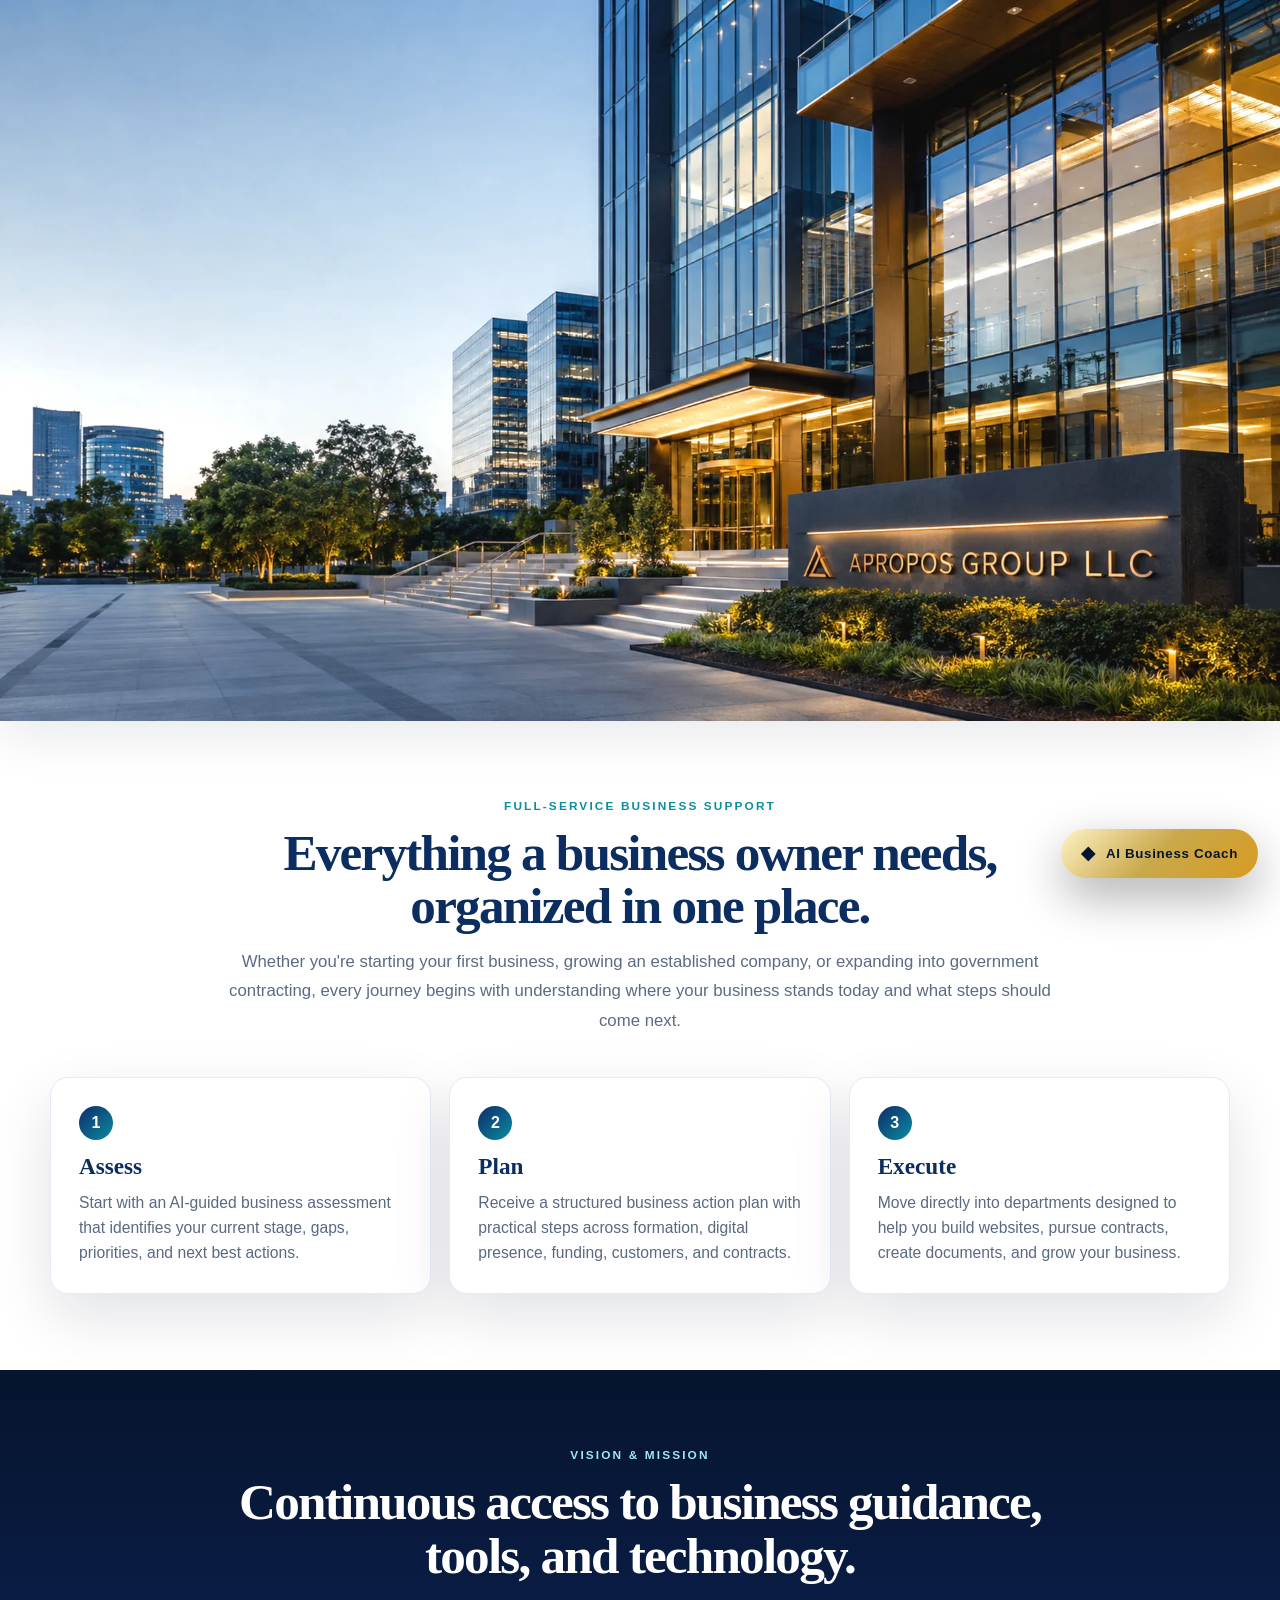
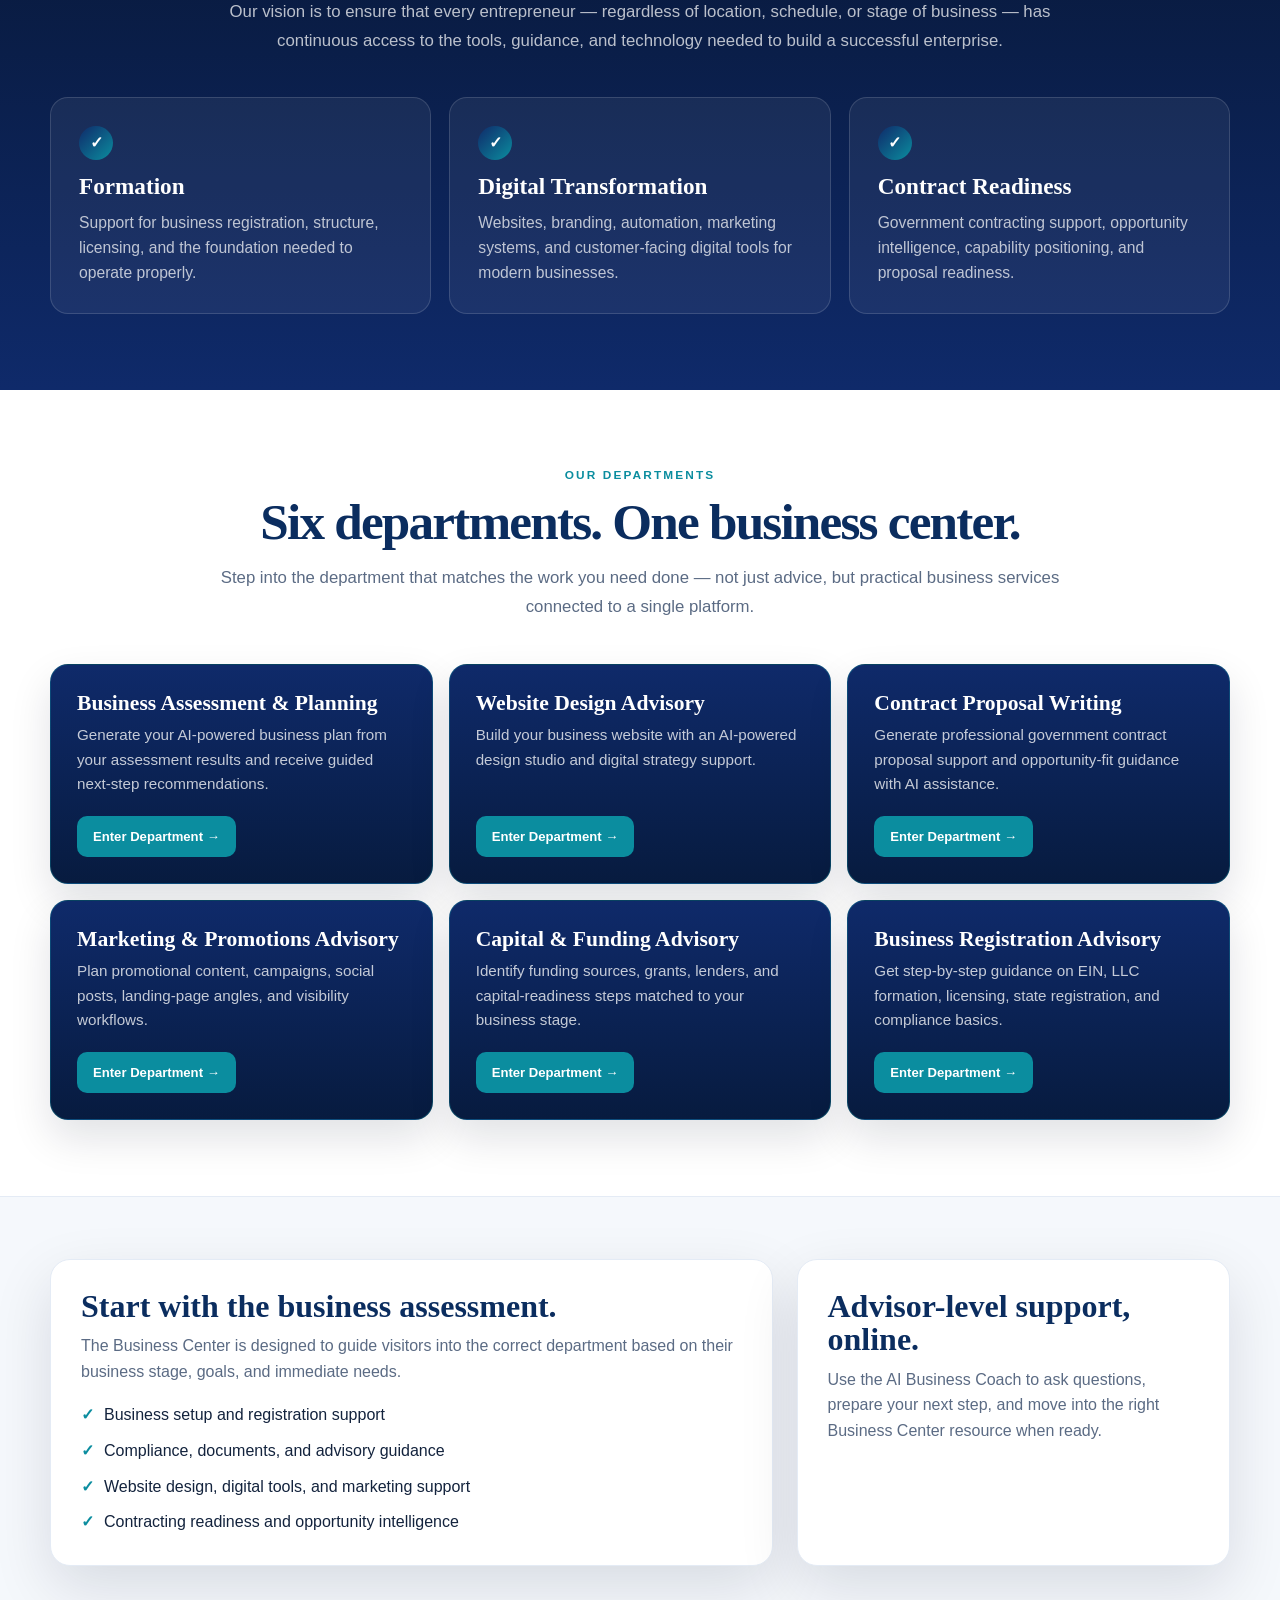
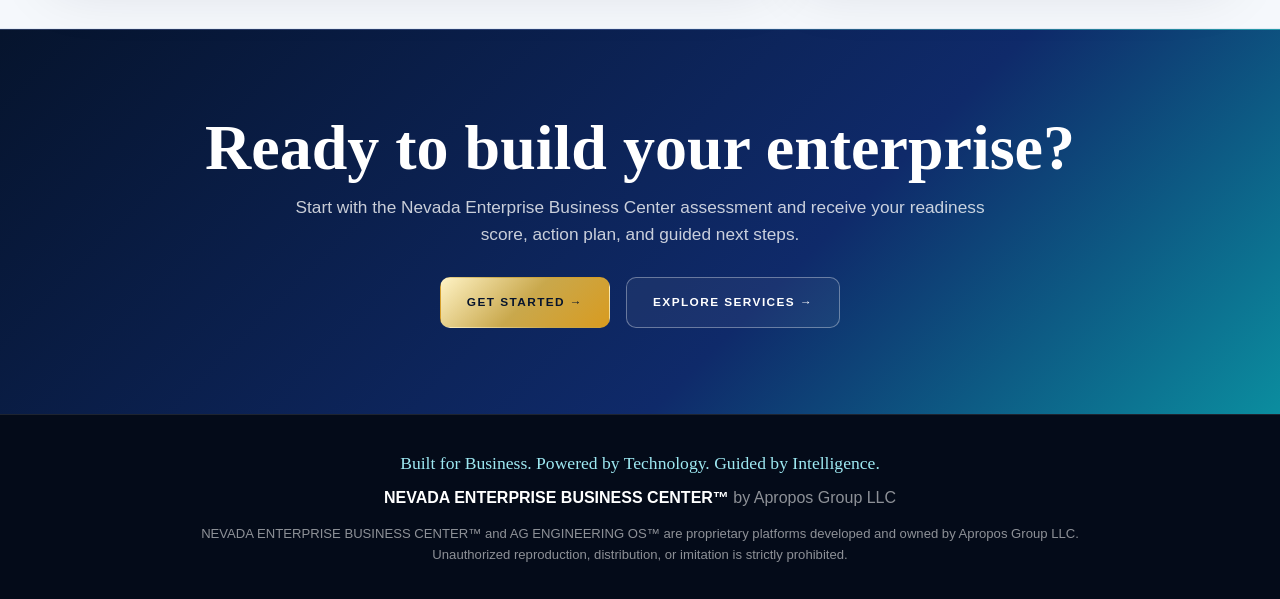
<file: index.html>
<!DOCTYPE html>
<html lang="en">
<head>
<meta charset="UTF-8">
<meta name="viewport" content="width=device-width, initial-scale=1.0">
<title>NEVADA ENTERPRISE BUSINESS CENTER™ | Online Full-Service Business Center</title>
<meta name="description" content="Nevada Enterprise Business Center™ is an online full-service business center for entrepreneurs and small businesses in Nevada. Business setup, compliance, digital tools, contracting support, marketing assistance, and advisory guidance.">
<meta name="theme-color" content="#06244a">
<meta property="og:title" content="NEVADA ENTERPRISE BUSINESS CENTER™">
<meta property="og:description" content="An Online Full-Service Business Center helping entrepreneurs launch, manage, and grow smarter businesses in Nevada.">
<meta property="og:type" content="website">
<meta property="og:image" content="/assets/nevada-enterprise-hero.webp">
<style>
:root{
  --navy:#06142d;
  --navy2:#0b2d5f;
  --blue:#0F2A6A;
  --teal:#0b8d9f;
  --gold:#C9A84C;
  --white:#ffffff;
  --ice:#f5f8fc;
  --ink:#13233d;
  --muted:#5b6b84;
  --line:#e4ebf5;
  --shadow:0 22px 60px rgba(6,20,45,.12);
  font-family:Arial,Helvetica,sans-serif;
}
*{box-sizing:border-box;margin:0;padding:0}
html{scroll-behavior:smooth;background:var(--white)}
body{background:var(--white);color:var(--ink);line-height:1.6;overflow-x:hidden}
a{color:inherit}
.skip-link{
  position:absolute;left:-999px;top:12px;z-index:9999;background:var(--blue);color:#fff;
  padding:10px 14px;border-radius:8px;text-decoration:none;font-weight:900
}
.skip-link:focus{left:12px}

/* IMAGE HOMEPAGE */
.homepage-image-stage{
  position:relative;
  width:100%;
  max-width:1672px;
  margin:0 auto;
  background:#fff;
  overflow:hidden;
  box-shadow:0 12px 50px rgba(6,20,45,.10);
}
.homepage-image-stage img{
  display:block;
  width:100%;
  height:auto;
  background:#fff;
}
.hotspot{
  position:absolute;
  z-index:5;
  display:block;
  text-indent:-9999px;
  overflow:hidden;
  background:transparent;
  border:0;
  border-radius:10px;
}
.hotspot:focus{
  outline:3px solid rgba(11,141,159,.75);
  outline-offset:3px;
}
.hotspot:hover{background:rgba(11,141,159,.06)}
/* Hotspots are based on the 1672 x 941 homepage image */
.hotspot.logo{left:3.6%;top:1.8%;width:20.4%;height:6.4%}
.hotspot.home{left:30.7%;top:2.5%;width:3.7%;height:4.2%}
.hotspot.services-nav{left:35.6%;top:2.5%;width:5.9%;height:4.2%}
.hotspot.resources-nav{left:42.0%;top:2.5%;width:6.2%;height:4.2%}
.hotspot.about-nav{left:49.1%;top:2.5%;width:5.6%;height:4.2%}
.hotspot.pricing-nav{left:55.3%;top:2.5%;width:4.4%;height:4.2%}
.hotspot.success-nav{left:61.0%;top:2.5%;width:8.4%;height:4.2%}
.hotspot.contact-nav{left:70.3%;top:2.5%;width:5.2%;height:4.2%}
.hotspot.login-top{left:89.1%;top:2.0%;width:7.2%;height:5.6%}
.hotspot.get-started-hero{left:4.8%;top:39.3%;width:10.8%;height:4.4%}
.hotspot.explore-hero{left:16.8%;top:39.3%;width:11.8%;height:4.4%}
.hotspot.business-setup-card{left:7.2%;top:67.0%;width:16.9%;height:17.0%}
.hotspot.compliance-card{left:24.9%;top:67.0%;width:16.0%;height:17.0%}
.hotspot.digital-tools-card{left:41.8%;top:67.0%;width:15.3%;height:17.0%}
.hotspot.contracting-card{left:58.0%;top:67.0%;width:16.0%;height:17.0%}
.hotspot.marketing-card{left:74.7%;top:67.0%;width:16.8%;height:17.0%}

/* SUPPORTING SECTIONS */
.section{background:#fff;color:var(--ink);padding:76px 24px}
.inner{max-width:1180px;margin:0 auto}
.section-head{text-align:center;max-width:840px;margin:0 auto 42px}
.eyebrow{font-size:.74rem;letter-spacing:.18em;text-transform:uppercase;font-weight:900;color:var(--teal);margin-bottom:10px}
.section h2{font-family:Georgia,serif;font-size:clamp(2.05rem,4vw,3.6rem);line-height:1.05;font-weight:600;letter-spacing:-.035em;margin-bottom:14px;color:var(--navy2)}
.section p.lede{font-size:1.05rem;color:var(--muted);line-height:1.75}
.cards{display:grid;grid-template-columns:repeat(3,1fr);gap:18px}
.card{background:#fff;border:1px solid var(--line);border-radius:18px;padding:28px;box-shadow:var(--shadow)}
.card .tag{width:34px;height:34px;border-radius:50%;display:grid;place-items:center;background:linear-gradient(135deg,var(--blue),var(--teal));color:#fff;font-weight:900;margin-bottom:14px}
.card h3{font-family:Georgia,serif;font-size:1.45rem;line-height:1.1;margin-bottom:10px;color:var(--navy2)}
.card p{color:#596981;font-size:.98rem}
.section.dark{background:linear-gradient(180deg,#06142d,#0F2A6A);color:#fff}
.section.dark h2{color:#fff}
.section.dark .eyebrow{color:#9ee9f2}
.section.dark p.lede,.section.dark .card p{color:rgba(255,255,255,.72)}
.section.dark .card{background:rgba(255,255,255,.06);border-color:rgba(255,255,255,.14);box-shadow:none}
.section.dark .card h3{color:#fff}
.dept-grid{display:grid;grid-template-columns:repeat(3,1fr);gap:16px}
.dept{background:linear-gradient(180deg,#0F2A6A,#071b3f);color:#fff;border-radius:18px;padding:26px;border:1px solid rgba(11,141,159,.34);min-height:220px;display:flex;flex-direction:column;box-shadow:0 18px 42px rgba(6,20,45,.12)}
.dept h3{font-family:Georgia,serif;font-size:1.35rem;color:#fff;margin-bottom:8px;line-height:1.15}
.dept p{color:rgba(255,255,255,.76);font-size:.95rem;flex:1}
.dept a{align-self:flex-start;margin-top:18px;color:#fff;background:var(--teal);padding:10px 16px;border-radius:10px;text-decoration:none;font-weight:900;font-size:.82rem;transition:.18s}
.dept a:hover{transform:translateY(-2px);background:#086f80}
.proof{background:var(--ice);border-top:1px solid var(--line);border-bottom:1px solid var(--line);padding:62px 24px}
.proof-grid{max-width:1180px;margin:0 auto;display:grid;grid-template-columns:1.25fr .75fr;gap:24px;align-items:stretch}
.proof-box{background:#fff;border:1px solid var(--line);border-radius:20px;padding:30px;box-shadow:var(--shadow)}
.proof-box h3{font-family:Georgia,serif;font-size:2rem;line-height:1.05;color:var(--navy2);margin-bottom:10px}
.proof-box p{color:var(--muted)}
.proof-list{margin-top:18px;display:grid;gap:10px;color:var(--ink)}
.proof-list div:before{content:'✓';color:var(--teal);font-weight:900;margin-right:10px}
.cta{background:linear-gradient(135deg,#06142d,#0F2A6A 62%,#0b8d9f);color:#fff;text-align:center;padding:86px 22px;border-top:1px solid rgba(255,255,255,.12)}
.cta h2{font-family:Georgia,serif;font-size:clamp(2.3rem,5vw,4.3rem);line-height:1;font-weight:600;margin-bottom:14px}
.cta p{max-width:720px;margin:0 auto 28px;color:rgba(255,255,255,.78);font-size:1.08rem}
.btn{display:inline-flex;align-items:center;justify-content:center;gap:10px;border-radius:10px;text-decoration:none;font-weight:900;letter-spacing:.12em;text-transform:uppercase;font-size:.74rem;padding:15px 26px;transition:.18s;border:1px solid transparent}
.btn:hover{transform:translateY(-2px)}
.btn-gold{background:linear-gradient(135deg,#fff3c5,var(--gold),#d89b20);color:#06142d}
.btn-outline{border-color:rgba(255,255,255,.35);color:#fff;background:rgba(255,255,255,.05)}
.cta-actions{display:flex;justify-content:center;gap:16px;flex-wrap:wrap}
footer{background:#040b19;color:rgba(255,255,255,.55);padding:34px 22px;text-align:center;border-top:1px solid rgba(255,255,255,.1)}
footer strong{color:#fff}
.footer-tag{font-family:Georgia,serif;font-size:1.1rem;color:#9ee9f2;margin-bottom:8px}
.legal{max-width:900px;margin:12px auto 0;font-size:.82rem;line-height:1.6}

/* AI Coach */
.coach-launcher{position:fixed;right:22px;bottom:22px;z-index:1000;display:flex;align-items:center;gap:10px;background:linear-gradient(135deg,#fff3c5,var(--gold),#d89b20);color:#06142d;border:0;border-radius:999px;padding:14px 20px;font-weight:900;letter-spacing:.05em;box-shadow:0 18px 48px rgba(0,0,0,.32);cursor:pointer}
.coach-launcher span{font-size:1.1rem}
.coach-panel{position:fixed;right:22px;bottom:86px;z-index:1001;width:min(420px,calc(100vw - 28px));height:min(620px,calc(100vh - 120px));background:#fff;border:1px solid rgba(15,42,106,.18);border-radius:22px;box-shadow:0 30px 90px rgba(0,0,0,.38);display:none;flex-direction:column;overflow:hidden}
.coach-panel.open{display:flex}
.coach-head{background:linear-gradient(135deg,#06142d,#0F2A6A);color:#fff;padding:18px 20px;display:flex;align-items:flex-start;justify-content:space-between;gap:12px}
.coach-title{font-weight:900;font-size:1rem}.coach-sub{font-size:.78rem;color:rgba(255,255,255,.68);margin-top:3px}.coach-close{background:none;border:0;color:#fff;font-size:1.35rem;cursor:pointer;line-height:1}
.coach-messages{flex:1;overflow-y:auto;padding:18px;background:#f7f9fd;display:flex;flex-direction:column;gap:12px}.coach-msg{max-width:88%;padding:12px 14px;border-radius:16px;font-size:.94rem;line-height:1.5;white-space:pre-wrap}.coach-msg.assistant{align-self:flex-start;background:#fff;border:1px solid #e3e8f3;border-left:4px solid var(--teal);color:#13233d}.coach-msg.user{align-self:flex-end;background:#0F2A6A;color:#fff}
.coach-form{padding:14px;background:#fff;border-top:1px solid #e3e8f3;display:flex;gap:8px}.coach-form textarea{flex:1;resize:none;height:46px;border:1px solid #d9e1ef;border-radius:14px;padding:12px;font-family:Arial,Helvetica,sans-serif;font-size:.94rem;outline:none}.coach-form textarea:focus{border-color:#0F2A6A}.coach-form button{border:0;border-radius:14px;background:#0F2A6A;color:#fff;font-weight:900;padding:0 16px;cursor:pointer}.coach-form button:disabled{opacity:.55;cursor:not-allowed}.coach-note{padding:0 14px 12px;background:#fff;color:#69778f;font-size:.72rem;line-height:1.35}

@media(max-width:900px){
  .homepage-image-stage{box-shadow:none}
  .hotspot{display:none}
  .section{padding:56px 20px}.cards,.dept-grid,.proof-grid{grid-template-columns:1fr}
  .coach-launcher{right:14px;bottom:14px;padding:13px 16px}.coach-panel{right:14px;bottom:74px;width:calc(100vw - 28px);height:min(620px,calc(100vh - 92px))}
}
</style>
</head>
<body>
<a class="skip-link" href="#services">Skip to business center content</a>
<main>
  <section class="homepage-image-stage" id="home" aria-label="Nevada Enterprise Business Center homepage">
    <img src="/assets/nevada-enterprise-hero.webp" width="1672" height="941" alt="Nevada Enterprise Business Center homepage with online full-service business center headline, businessman using laptop, modern Nevada business center building, business dashboards, service cards, and statistics.">
    <a class="hotspot logo" href="#home">Nevada Enterprise Business Center home</a>
    <a class="hotspot home" href="#home">Home</a>
    <a class="hotspot services-nav" href="#services">Services</a>
    <a class="hotspot resources-nav" href="#departments">Resources</a>
    <a class="hotspot about-nav" href="#mission">About Us</a>
    <a class="hotspot pricing-nav" href="#pricing">Pricing</a>
    <a class="hotspot success-nav" href="#mission">Success Stories</a>
    <a class="hotspot contact-nav" href="#contact">Contact</a>
    <a class="hotspot login-top" href="/resume.html">Client Login</a>
    <a class="hotspot get-started-hero" href="/assessment.html">Get Started</a>
    <a class="hotspot explore-hero" href="#services">Explore Services</a>
    <a class="hotspot business-setup-card" href="#departments">Business Setup</a>
    <a class="hotspot compliance-card" href="#departments">Compliance</a>
    <a class="hotspot digital-tools-card" href="#departments">Digital Tools</a>
    <a class="hotspot contracting-card" href="#departments">Contracting Support</a>
    <a class="hotspot marketing-card" href="#departments">Marketing Assistance</a>
  </section>

  <section class="section" id="services">
    <div class="inner">
      <div class="section-head">
        <div class="eyebrow">Full-Service Business Support</div>
        <h2>Everything a business owner needs, organized in one place.</h2>
        <p class="lede">Whether you're starting your first business, growing an established company, or expanding into government contracting, every journey begins with understanding where your business stands today and what steps should come next.</p>
      </div>
      <div class="cards">
        <div class="card"><div class="tag">1</div><h3>Assess</h3><p>Start with an AI-guided business assessment that identifies your current stage, gaps, priorities, and next best actions.</p></div>
        <div class="card"><div class="tag">2</div><h3>Plan</h3><p>Receive a structured business action plan with practical steps across formation, digital presence, funding, customers, and contracts.</p></div>
        <div class="card"><div class="tag">3</div><h3>Execute</h3><p>Move directly into departments designed to help you build websites, pursue contracts, create documents, and grow your business.</p></div>
      </div>
    </div>
  </section>

  <section class="section dark" id="mission">
    <div class="inner">
      <div class="section-head">
        <div class="eyebrow">Vision & Mission</div>
        <h2>Continuous access to business guidance, tools, and technology.</h2>
        <p class="lede">Our vision is to ensure that every entrepreneur — regardless of location, schedule, or stage of business — has continuous access to the tools, guidance, and technology needed to build a successful enterprise.</p>
      </div>
      <div class="cards">
        <div class="card"><div class="tag">✓</div><h3>Formation</h3><p>Support for business registration, structure, licensing, and the foundation needed to operate properly.</p></div>
        <div class="card"><div class="tag">✓</div><h3>Digital Transformation</h3><p>Websites, branding, automation, marketing systems, and customer-facing digital tools for modern businesses.</p></div>
        <div class="card"><div class="tag">✓</div><h3>Contract Readiness</h3><p>Government contracting support, opportunity intelligence, capability positioning, and proposal readiness.</p></div>
      </div>
    </div>
  </section>

  <section class="section" id="departments">
    <div class="inner">
      <div class="section-head">
        <div class="eyebrow">Our Departments</div>
        <h2>Six departments. One business center.</h2>
        <p class="lede">Step into the department that matches the work you need done — not just advice, but practical business services connected to a single platform.</p>
      </div>
      <div class="dept-grid">
        <div class="dept"><h3>Business Assessment & Planning</h3><p>Generate your AI-powered business plan from your assessment results and receive guided next-step recommendations.</p><a href="/assessment.html">Enter Department →</a></div>
        <div class="dept"><h3>Website Design Advisory</h3><p>Build your business website with an AI-powered design studio and digital strategy support.</p><a href="/website-builder.html">Enter Department →</a></div>
        <div class="dept"><h3>Contract Proposal Writing</h3><p>Generate professional government contract proposal support and opportunity-fit guidance with AI assistance.</p><a href="https://capgen.aproposgroupllc.com">Enter Department →</a></div>
        <div class="dept"><h3>Marketing & Promotions Advisory</h3><p>Plan promotional content, campaigns, social posts, landing-page angles, and visibility workflows.</p><a href="/assessment.html">Enter Department →</a></div>
        <div class="dept"><h3>Capital & Funding Advisory</h3><p>Identify funding sources, grants, lenders, and capital-readiness steps matched to your business stage.</p><a href="/assessment.html">Enter Department →</a></div>
        <div class="dept"><h3>Business Registration Advisory</h3><p>Get step-by-step guidance on EIN, LLC formation, licensing, state registration, and compliance basics.</p><a href="/assessment.html">Enter Department →</a></div>
      </div>
    </div>
  </section>

  <section class="proof" id="contact">
    <div class="proof-grid">
      <div class="proof-box">
        <h3>Start with the business assessment.</h3>
        <p>The Business Center is designed to guide visitors into the correct department based on their business stage, goals, and immediate needs.</p>
        <div class="proof-list">
          <div>Business setup and registration support</div>
          <div>Compliance, documents, and advisory guidance</div>
          <div>Website design, digital tools, and marketing support</div>
          <div>Contracting readiness and opportunity intelligence</div>
        </div>
      </div>
      <div class="proof-box">
        <h3>Advisor-level support, online.</h3>
        <p>Use the AI Business Coach to ask questions, prepare your next step, and move into the right Business Center resource when ready.</p>
      </div>
    </div>
  </section>

  <section class="cta" id="pricing">
    <h2>Ready to build your enterprise?</h2>
    <p>Start with the Nevada Enterprise Business Center assessment and receive your readiness score, action plan, and guided next steps.</p>
    <div class="cta-actions">
      <a class="btn btn-gold" href="/assessment.html">Get Started →</a>
      <a class="btn btn-outline" href="#services">Explore Services →</a>
    </div>
  </section>
</main>
<footer>
  <div class="footer-tag">Built for Business. Powered by Technology. Guided by Intelligence.</div>
  <div><strong>NEVADA ENTERPRISE BUSINESS CENTER™</strong> by Apropos Group LLC</div>
  <div class="legal">NEVADA ENTERPRISE BUSINESS CENTER™ and AG ENGINEERING OS™ are proprietary platforms developed and owned by Apropos Group LLC. Unauthorized reproduction, distribution, or imitation is strictly prohibited.</div>
</footer>

<button class="coach-launcher" id="coachLauncher" type="button"><span>◆</span> AI Business Coach</button>
<section class="coach-panel" id="coachPanel" aria-label="Nevada Enterprise AI Business Coach">
  <div class="coach-head">
    <div>
      <div class="coach-title">Nevada Enterprise AI Business Coach</div>
      <div class="coach-sub">Advisor-level guidance for your next business step</div>
    </div>
    <button class="coach-close" id="coachClose" type="button" aria-label="Close AI Coach">×</button>
  </div>
  <div class="coach-messages" id="coachMessages">
    <div class="coach-msg assistant">Welcome to the Nevada Enterprise Business Center. I am your AI Business Coach. My role is to help you understand where your business stands, identify your next best step, and connect you with the right Business Center resources when they are useful. What would you like help with today — starting a business, improving an existing business, finding funding, building a website, or pursuing government contracts?</div>
  </div>
  <form class="coach-form" id="coachForm">
    <textarea id="coachInput" placeholder="Tell me what you need help with..." required></textarea>
    <button id="coachSend" type="submit">Send</button>
  </form>
  <div class="coach-note">Educational business guidance only. No legal, tax, financial, funding, grant, or contract award guarantees.</div>
</section>

<script>
(function(){
  const launcher = document.getElementById('coachLauncher');
  const panel = document.getElementById('coachPanel');
  const close = document.getElementById('coachClose');
  const form = document.getElementById('coachForm');
  const input = document.getElementById('coachInput');
  const send = document.getElementById('coachSend');
  const messages = document.getElementById('coachMessages');
  const history = [];

  function openCoach(){ panel.classList.add('open'); setTimeout(()=>input.focus(), 80); }
  function closeCoach(){ panel.classList.remove('open'); }
  function addMessage(role, text){
    const div = document.createElement('div');
    div.className = 'coach-msg ' + role;
    div.textContent = text;
    messages.appendChild(div);
    messages.scrollTop = messages.scrollHeight;
    if(role === 'user' || role === 'assistant') history.push({ role, content: text });
    while(history.length > 8) history.shift();
    return div;
  }

  launcher.addEventListener('click', openCoach);
  close.addEventListener('click', closeCoach);
  input.addEventListener('keydown', function(e){
    if(e.key === 'Enter' && !e.shiftKey){ e.preventDefault(); form.requestSubmit(); }
  });

  form.addEventListener('submit', async function(e){
    e.preventDefault();
    const text = input.value.trim();
    if(!text) return;
    input.value = '';
    addMessage('user', text);
    send.disabled = true;
    const thinking = addMessage('assistant', 'Thinking through your business situation...');

    try{
      const response = await fetch('/.netlify/functions/ai-agent-coach', {
        method: 'POST',
        headers: { 'Content-Type': 'application/json' },
        body: JSON.stringify({ message: text, history: history.slice(0, -1) })
      });
      const data = await response.json();
      thinking.textContent = data.ok ? data.reply : (data.error || 'I could not complete that request. Please try again.');
      if(data.ok){ history.push({ role: 'assistant', content: thinking.textContent }); }
    }catch(err){
      thinking.textContent = 'I could not reach the AI Business Coach service. Please try again after the site finishes redeploying.';
    }finally{
      send.disabled = false;
      messages.scrollTop = messages.scrollHeight;
    }
  });
})();
</script>
</body>
</html>
</file>
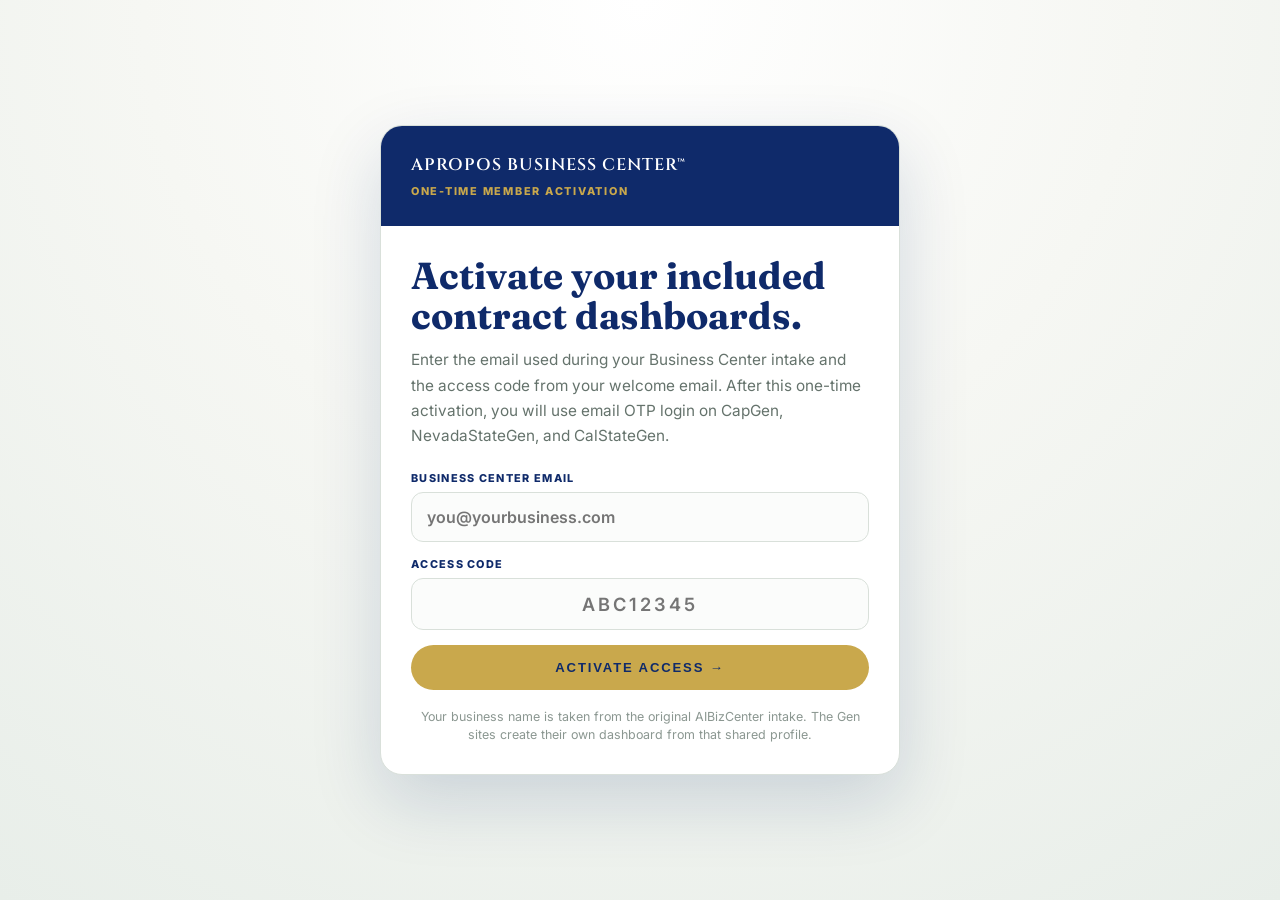
<file: activate.html>
<!DOCTYPE html>
<html lang="en">
<head>
<meta charset="utf-8">
<meta name="viewport" content="width=device-width, initial-scale=1">
<title>Activate Business Center Access</title>
<meta name="robots" content="noindex">
<link rel="preconnect" href="https://fonts.googleapis.com">
<link rel="preconnect" href="https://fonts.gstatic.com" crossorigin>
<link href="https://fonts.googleapis.com/css2?family=Cinzel:wght@500;600&family=Fraunces:opsz,wght@9..144,600;9..144,700&family=Inter:wght@400;600;700;800&display=swap" rel="stylesheet">
<style>
:root{--sapphire:#0F2A6A;--gold:#C9A84C;--paper:#f6f7f3;--ink:#10241c;--muted:#65736c;--line:#d9e0da;--green:#10623f;--red:#b33b3b;--blue:#0F2A6A}
*{box-sizing:border-box;margin:0;padding:0}body{min-height:100vh;display:grid;place-items:center;background:radial-gradient(circle at top,#fff 0,#f6f7f3 45%,#e8eee9 100%);font-family:Inter,Arial,sans-serif;color:var(--ink);padding:24px}.card{width:min(520px,100%);background:#fff;border:1px solid var(--line);border-radius:22px;box-shadow:0 26px 70px rgba(15,42,106,.16);overflow:hidden}.head{background:var(--sapphire);padding:28px 30px}.brand{font-family:Cinzel,Georgia,serif;color:#fff;font-size:1.05rem;letter-spacing:.06em;font-weight:600}.eyebrow{font-size:.68rem;letter-spacing:.16em;text-transform:uppercase;color:var(--gold);font-weight:800;margin-top:8px}.body{padding:30px}h1{font-family:Fraunces,Georgia,serif;color:var(--sapphire);font-size:clamp(1.8rem,4vw,2.35rem);line-height:1.05;margin-bottom:12px}.sub{color:var(--muted);font-size:.96rem;line-height:1.65;margin-bottom:22px}label{display:block;font-size:.68rem;font-weight:800;letter-spacing:.12em;text-transform:uppercase;color:var(--sapphire);margin:0 0 7px}input{width:100%;font:600 1rem Inter,Arial,sans-serif;color:var(--sapphire);border:1px solid var(--line);border-radius:12px;padding:14px 15px;margin-bottom:15px;outline:none;background:#fbfcfb}input:focus{border-color:var(--sapphire);box-shadow:0 0 0 3px rgba(15,42,106,.08)}#accessCode{text-transform:uppercase;letter-spacing:.16em;text-align:center;font-size:1.14rem}.btn{width:100%;border:none;border-radius:999px;background:var(--gold);color:var(--sapphire);font-size:.82rem;font-weight:900;letter-spacing:.14em;text-transform:uppercase;padding:15px 20px;cursor:pointer}.btn:disabled{opacity:.65;cursor:wait}.msg{display:none;margin-top:16px;padding:13px 14px;border-radius:12px;font-size:.9rem;line-height:1.55;word-break:break-word}.msg.err{display:block;background:#fff4f4;color:var(--red);border:1px solid #f1c9c9}.msg.ok{display:block;background:#eef8f1;color:var(--green);border:1px solid #cce8d4}.msg.info{display:block;background:#eef3ff;color:var(--blue);border:1px solid #c8d7ff}.links{margin-top:20px;border-top:1px solid var(--line);padding-top:18px;display:none;gap:10px;flex-direction:column}.links a{display:block;text-align:center;text-decoration:none;border:1px solid var(--line);border-radius:12px;padding:12px 14px;color:var(--sapphire);font-weight:800}.links a:hover{border-color:var(--gold);background:#fff9ea}.fine{font-size:.78rem;color:#8b9791;text-align:center;margin-top:18px;line-height:1.45}
</style>
</head>
<body>
<main class="card">
  <div class="head">
    <div class="brand">APROPOS BUSINESS CENTER™</div>
    <div class="eyebrow">One-time member activation</div>
  </div>
  <div class="body">
    <h1>Activate your included contract dashboards.</h1>
    <p class="sub">Enter the email used during your Business Center intake and the access code from your welcome email. After this one-time activation, you will use email OTP login on CapGen, NevadaStateGen, and CalStateGen.</p>

    <label for="email">Business Center Email</label>
    <input id="email" type="email" autocomplete="email" placeholder="you@yourbusiness.com">

    <label for="accessCode">Access Code</label>
    <input id="accessCode" type="text" maxlength="20" autocomplete="one-time-code" placeholder="ABC12345">

    <button id="activateBtn" type="button" class="btn" onclick="activateAccess()">Activate Access →</button>
    <div id="msg" class="msg"></div>

    <div id="links" class="links">
      <a href="https://capgen.aproposgroupllc.com/login.html">Open Federal CapGen Login →</a>
      <a href="https://nevadastategen.aproposgroupllc.com/login.html">Open NevadaStateGen Login →</a>
      <a href="https://calstategen.aproposgroupllc.com/login.html">Open CalStateGen Login →</a>
    </div>
    <div class="fine">Your business name is taken from the original AIBizCenter intake. The Gen sites create their own dashboard from that shared profile.</div>
  </div>
</main>
<script>
(function(){
  'use strict';
  function byId(id){ return document.getElementById(id); }
  function show(kind, text){
    var msg = byId('msg');
    msg.className = 'msg ' + kind;
    msg.style.display = 'block';
    msg.innerHTML = text;
  }
  function cleanCode(value){ return String(value || '').toUpperCase().replace(/\s+/g, ''); }

  window.activateAccess = async function activateAccess(){
    var emailEl = byId('email');
    var codeEl = byId('accessCode');
    var btn = byId('activateBtn');
    var email = String(emailEl.value || '').trim().toLowerCase();
    var accessCode = cleanCode(codeEl.value);
    codeEl.value = accessCode;

    if(!/^[^\s@]+@[^\s@]+\.[^\s@]+$/.test(email)){
      show('err', 'Please enter a valid email address.');
      return;
    }
    if(!accessCode){
      show('err', 'Please enter the access code from your welcome email.');
      return;
    }

    btn.disabled = true;
    btn.textContent = 'Activating…';
    show('info', 'Contacting the Business Center activation function…');

    try{
      var res = await fetch('/.netlify/functions/bc-member-activate', {
        method: 'POST',
        headers: { 'Content-Type': 'application/json' },
        body: JSON.stringify({ email: email, accessCode: accessCode })
      });
      var raw = await res.text();
      var data = {};
      try { data = raw ? JSON.parse(raw) : {}; } catch(parseErr) {
        throw new Error('The activation function returned a non-JSON response. HTTP ' + res.status + ': ' + raw.slice(0, 180));
      }
      if(!res.ok || !data.ok){
        throw new Error(data.error || ('Activation failed. HTTP ' + res.status));
      }

      var businessName = data.member && data.member.businessName ? data.member.businessName : 'your business';
      show('ok', 'Activated for <strong>' + businessName + '</strong>. From now on, use the email OTP login on each Gen site.' + (data.activationWarning ? '<br><br><strong>Admin note:</strong> ' + data.activationWarning : ''));
      byId('links').style.display = 'flex';
      btn.textContent = 'Access Activated';
    } catch(e){
      show('err', e.message || 'Activation failed.');
      btn.disabled = false;
      btn.textContent = 'Activate Access →';
    }
  };

  document.addEventListener('DOMContentLoaded', function(){
    var codeEl = byId('accessCode');
    var emailEl = byId('email');
    codeEl.addEventListener('input', function(){ this.value = cleanCode(this.value); });
    codeEl.addEventListener('keydown', function(e){ if(e.key === 'Enter') window.activateAccess(); });
    emailEl.addEventListener('keydown', function(e){ if(e.key === 'Enter') window.activateAccess(); });
  });
})();
</script>
</body>
</html>
</file>
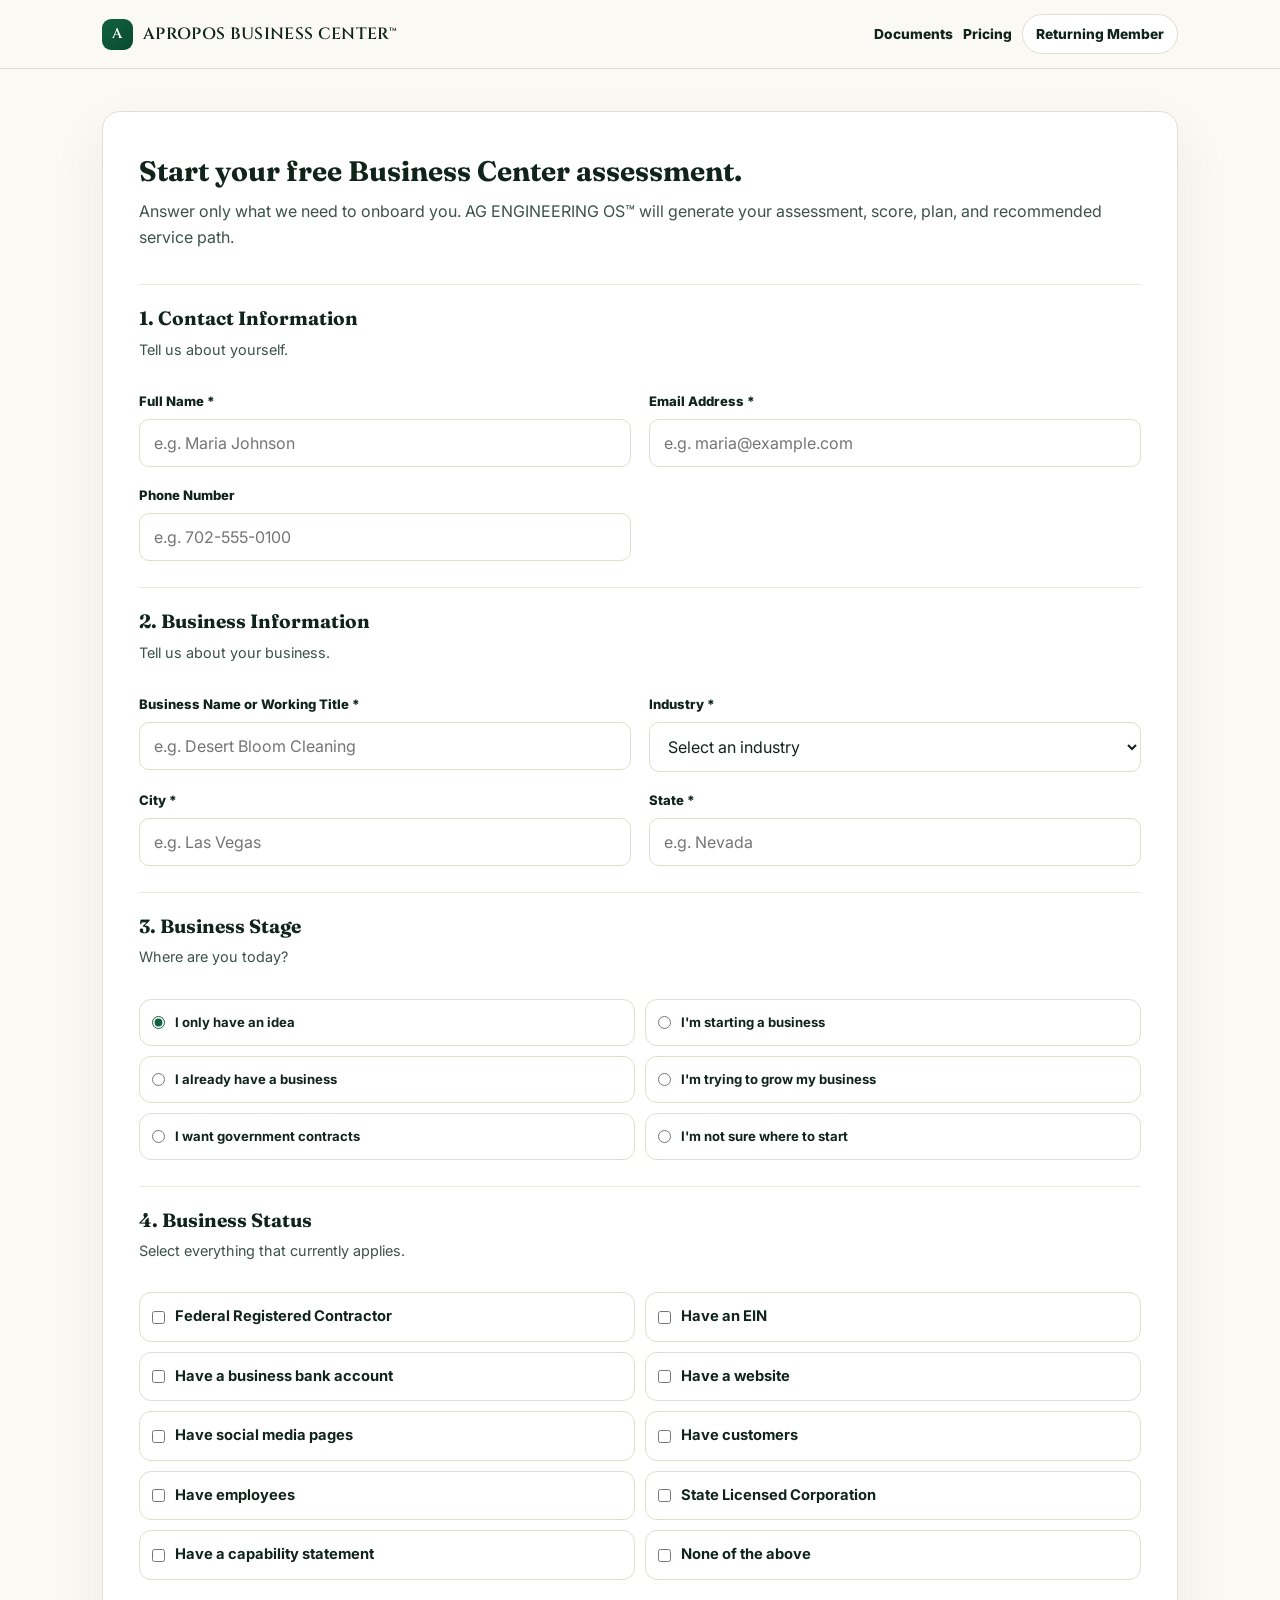
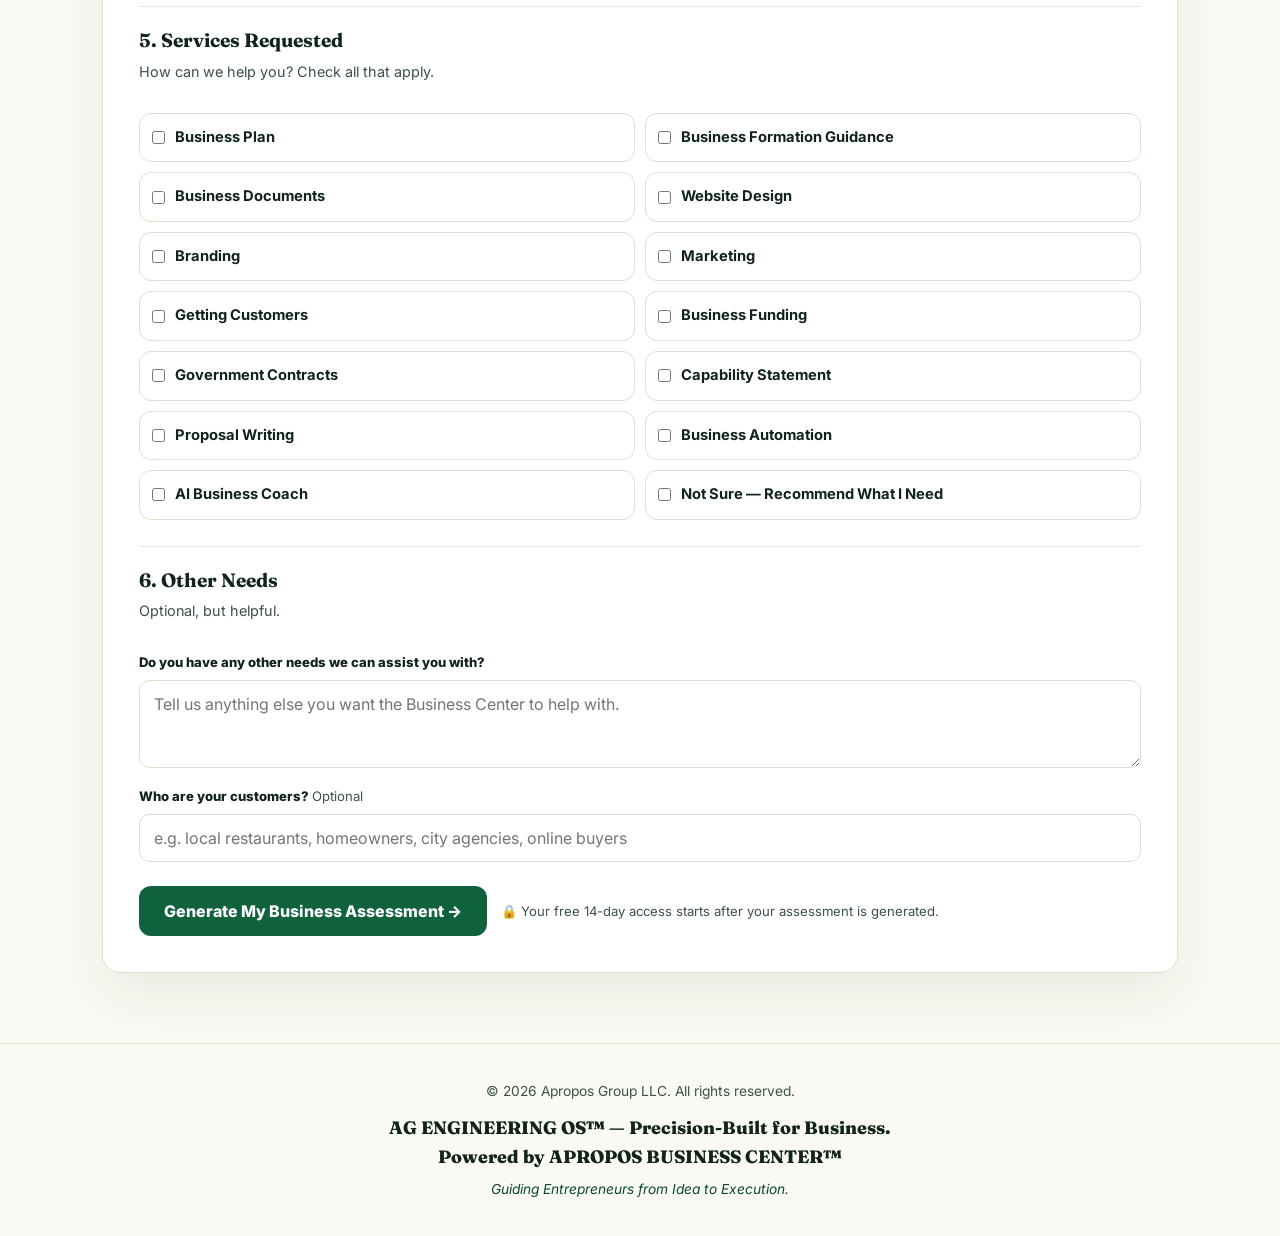
<file: assessment.html>
<!DOCTYPE html>
<html lang="en">
<head>
<meta charset="utf-8">
<meta name="viewport" content="width=device-width, initial-scale=1">
<title>Start Free Trial — APROPOS BUSINESS CENTER™</title>
<meta name="description" content="Answer a few questions and AG ENGINEERING OS™ generates your business assessment, readiness score, 30-day action plan, and recommended service path.">
<link rel="preconnect" href="https://fonts.googleapis.com">
<link rel="preconnect" href="https://fonts.gstatic.com" crossorigin>
<link href="https://fonts.googleapis.com/css2?family=Cinzel:wght@400;500;600&family=Fraunces:opsz,wght@9..144,500;9..144,600;9..144,700&family=Inter:wght@300;400;500;600;700;800&display=swap" rel="stylesheet">
<link rel="stylesheet" href="/styles.css">
</head>
<body>
<header class="top"><div class="wrap"><a class="logo" href="/index.html"><span class="mk">A</span>APROPOS BUSINESS CENTER™</a><nav class="nav"><a href="/documents.html">Documents</a><a href="/subscription.html">Pricing</a><a class="resume" href="/resume.html">Returning Member</a></nav></div></header>

<section class="section"><div class="wrap"><div class="panel" id="formPanel"><h2>Start your free Business Center assessment.</h2><p class="sub">Answer only what we need to onboard you. AG ENGINEERING OS™ will generate your assessment, score, plan, and recommended service path.</p><form id="planForm"><div class="grid">
<div class="form-section"><h3>1. Contact Information</h3><p class="hint">Tell us about yourself.</p></div><div class="field"><label for="fullName">Full Name *</label><input id="fullName" required placeholder="e.g. Maria Johnson"></div><div class="field"><label for="email">Email Address *</label><input id="email" type="email" required placeholder="e.g. maria@example.com"></div><div class="field"><label for="phone">Phone Number</label><input id="phone" placeholder="e.g. 702-555-0100"></div><div></div>
<div class="form-section"><h3>2. Business Information</h3><p class="hint">Tell us about your business.</p></div><div class="field"><label for="businessName">Business Name or Working Title *</label><input id="businessName" required placeholder="e.g. Desert Bloom Cleaning"></div><div class="field"><label for="industry">Industry *</label><select id="industry" required><option value="">Select an industry</option><option>Consulting</option><option>Technology</option><option>Construction</option><option>Restaurant / Food Service</option><option>Retail</option><option>Healthcare</option><option>Transportation</option><option>Professional Services</option><option>Government Contracting</option><option>Manufacturing</option><option>Education</option><option>Real Estate</option><option>Home Services</option><option>Beauty / Wellness</option><option>Nonprofit</option><option>Other</option></select></div><div class="field"><label for="city">City *</label><input id="city" required placeholder="e.g. Las Vegas"></div><div class="field"><label for="state">State *</label><input id="state" required placeholder="e.g. Nevada"></div>
<div class="form-section"><h3>3. Business Stage</h3><p class="hint">Where are you today?</p></div><div class="field full stage-options" id="businessStageGroup"><label class="radio-card"><input type="radio" name="businessStage" value="idea" checked> I only have an idea</label><label class="radio-card"><input type="radio" name="businessStage" value="starting"> I'm starting a business</label><label class="radio-card"><input type="radio" name="businessStage" value="existing"> I already have a business</label><label class="radio-card"><input type="radio" name="businessStage" value="growing"> I'm trying to grow my business</label><label class="radio-card"><input type="radio" name="businessStage" value="contracts"> I want government contracts</label><label class="radio-card"><input type="radio" name="businessStage" value="not_sure"> I'm not sure where to start</label></div>
<div class="form-section"><h3>4. Business Status</h3><p class="hint">Select everything that currently applies.</p></div><div class="field full checks" id="businessStatusGroup"><label class="pill"><input type="checkbox" value="registered"> Federal Registered Contractor</label><label class="pill"><input type="checkbox" value="ein"> Have an EIN</label><label class="pill"><input type="checkbox" value="bank"> Have a business bank account</label><label class="pill"><input type="checkbox" value="website"> Have a website</label><label class="pill"><input type="checkbox" value="social"> Have social media pages</label><label class="pill"><input type="checkbox" value="customers"> Have customers</label><label class="pill"><input type="checkbox" value="employees"> Have employees</label><label class="pill"><input type="checkbox" value="gov_regs"> State Licensed Corporation</label><label class="pill"><input type="checkbox" value="capability"> Have a capability statement</label><label class="pill"><input type="checkbox" value="none"> None of the above</label></div>
<div class="form-section"><h3>5. Services Requested</h3><p class="hint">How can we help you? Check all that apply.</p></div><div class="field full checks" id="servicesNeededGroup"><label class="pill"><input type="checkbox" value="business_plan"> Business Plan</label><label class="pill"><input type="checkbox" value="formation"> Business Formation Guidance</label><label class="pill"><input type="checkbox" value="documents"> Business Documents</label><label class="pill"><input type="checkbox" value="website"> Website Design</label><label class="pill"><input type="checkbox" value="branding"> Branding</label><label class="pill"><input type="checkbox" value="marketing"> Marketing</label><label class="pill"><input type="checkbox" value="customers"> Getting Customers</label><label class="pill"><input type="checkbox" value="funding"> Business Funding</label><label class="pill"><input type="checkbox" value="contracts"> Government Contracts</label><label class="pill"><input type="checkbox" value="capability"> Capability Statement</label><label class="pill"><input type="checkbox" value="proposal"> Proposal Writing</label><label class="pill"><input type="checkbox" value="automation"> Business Automation</label><label class="pill"><input type="checkbox" value="assistant"> AI Business Coach</label><label class="pill"><input type="checkbox" value="not_sure"> Not Sure — Recommend What I Need</label></div>
<div class="form-section"><h3>6. Other Needs</h3><p class="hint">Optional, but helpful.</p></div><div class="field full"><label for="otherNeeds">Do you have any other needs we can assist you with?</label><textarea id="otherNeeds" placeholder="Tell us anything else you want the Business Center to help with."></textarea></div><div class="field full"><label for="targetCustomer">Who are your customers? <span class="h">Optional</span></label><input id="targetCustomer" placeholder="e.g. local restaurants, homeowners, city agencies, online buyers"></div>
</div><div class="form-foot"><button type="submit" class="btn btn-primary" id="submitBtn">Generate My Business Assessment →</button><span class="priv">🔒 Your free 14-day access starts after your assessment is generated.</span></div><div class="err" id="errBox"></div></form></div><div class="loading" id="loading"><div class="loader-box"><div class="spinner"></div><h3>Your assessment report is being created…</h3><p style="color:var(--ink2);font-size:.92rem;margin:6px 0 2px">This takes about 5–10 seconds — hang tight while we build it:</p><ul class="build-list"><li>✓ Reviewing your business profile</li><li>✓ Identifying missing requirements</li><li>✓ Calculating readiness score</li><li>✓ Creating your 30-day action plan</li><li>✓ Initializing your AI Business Coach</li></ul></div></div><div id="results"></div></div></section>

<footer class="footer-brand"><div class="wrap"><div>© 2026 Apropos Group LLC. All rights reserved.</div><div class="footer-platform">AG ENGINEERING OS™ — Precision-Built for Business.<br>Powered by APROPOS BUSINESS CENTER™</div><div class="footer-tag">Guiding Entrepreneurs from Idea to Execution.</div></div></footer>

<script src="/app.js"></script>
<script>
// "None of the above" clears the other status boxes (and vice-versa).
$('businessStatusGroup').addEventListener('change',e=>{if(e.target.value==='none'&&e.target.checked){$('businessStatusGroup').querySelectorAll('input').forEach(x=>{if(x.value!=='none')x.checked=false})}else if(e.target.checked){const none=$('businessStatusGroup').querySelector('input[value="none"]');if(none)none.checked=false}});
function valuesFromChecks(id){return Array.from($(id).querySelectorAll('input[type="checkbox"]:checked')).map(x=>x.value)}
function radioValue(name){return document.querySelector('input[name="'+name+'"]:checked')?.value||''}

$('planForm').addEventListener('submit',async e=>{e.preventDefault();const err=$('errBox');err.style.display='none';const payload={fullName:$('fullName').value.trim(),email:$('email').value.trim(),phone:$('phone').value.trim(),businessName:$('businessName').value.trim(),industry:$('industry').value.trim(),city:$('city').value.trim(),state:$('state').value.trim(),businessStage:radioValue('businessStage'),businessStatus:valuesFromChecks('businessStatusGroup'),servicesNeeded:valuesFromChecks('servicesNeededGroup'),otherNeeds:$('otherNeeds').value.trim(),targetCustomer:$('targetCustomer').value.trim()};if(!payload.fullName||!payload.email||!payload.businessName||!payload.industry||!payload.city||!payload.state){err.textContent='Please complete the required fields marked with *.';err.style.display='block';return}$('formPanel').style.display='none';$('loading').style.display='block';$('results').style.display='none';$('loading').scrollIntoView({behavior:'smooth',block:'start'});try{const r=await fetch('/.netlify/functions/generate-plan',{method:'POST',headers:{'Content-Type':'application/json'},body:JSON.stringify(payload)});const d=await r.json();if(!d.ok)throw new Error(d.error||'Something went wrong.');renderDashboard(d)}catch(ex){$('loading').style.display='none';$('formPanel').style.display='block';err.textContent=ex.message||'Could not generate your assessment. Please try again.';err.style.display='block'}});

function scoreHtml(r){if(!r)return'';const cats=(r.categories||[]).map(c=>`<div class="score-row"><b>${escapeHtml(c.name)}</b><small>${c.score}/${c.max}</small><div class="bar"><span style="width:${Math.round((c.score/c.max)*100)}%"></span></div></div>`).join('');return `<div class="score-card"><div><div class="score-num">${r.total}<small>/100</small></div><span class="tag">${escapeHtml(r.rating||'Readiness Score')}</span></div><div>${cats}</div></div>`}
function serviceCards(arr){return (arr||[]).map(s=>{const href=resolveHref(s.href||'#');const ext=/^https?:/i.test(href);return `<a class="service-card" href="${escapeHtml(href)}" ${ext?'target="_blank" rel="noopener"':''}><div class="ic">${s.icon||'✦'}</div><h4>${escapeHtml(s.label)}</h4><p>${escapeHtml(s.blurb||'Recommended for your business.')}</p><span>Open →</span></a>`}).join('')||'<p>No services recommended yet.</p>'}

function renderDashboard(d){$('loading').style.display='none';
  // Hand the full profile to the Coach page.
  Store.set('abc_profile',d);
  const miss=(d.missingItems||[]).length?(d.missingItems||[]).map(x=>`<span class="tag warn">⚠ ${escapeHtml(x)}</span>`).join(''):'<span class="tag">✓ No major missing items identified</span>';const steps=(d.nextSteps||[]).map(x=>`<li>${escapeHtml(x).replace(/\bsave\b/,'<a href="#" onclick="window.print();return false;" style="color:var(--green);font-weight:700;text-decoration:underline">save</a>')}</li>`).join('');const weeks=(d.actionPlan||[]).map(w=>`<div class="week"><b>${escapeHtml(w.week)}</b><h4>${escapeHtml(w.title)}</h4><ul>${(w.items||[]).map(i=>`<li>${escapeHtml(i)}</li>`).join('')}</ul></div>`).join('');const journey=(d.journey||[]).map(j=>`<div class="journey-item ${escapeHtml(j.status)}">${j.status==='complete'?'✓':j.status==='pending'?'⚠':'○'} ${escapeHtml(j.label)}</div>`).join('');const now=serviceCards(d.serviceTimeline?.now?.length?d.serviceTimeline.now:d.recommendedServices);const later=serviceCards(d.serviceTimeline?.later||[]);
  $('results').innerHTML=`<div class="dash-head"><div><span class="badge">Business Assessment Report</span><h2>Welcome, ${escapeHtml(d.fullName||'Founder')}</h2><p>${escapeHtml(d.businessName||'Your business')} · Stage: ${escapeHtml(d.businessStage||'BUILD')}</p></div><div><span class="badge">Day 1 of 14 · Free Access</span><div class="trial-bar"><span></span></div></div></div><div class="dash-card" style="margin-bottom:18px"><h3>Business Readiness Score</h3>${scoreHtml(d.readiness)}</div><div class="dash-grid"><div class="dash-card"><h3>Immediate Priorities</h3><div class="tag-list">${miss}</div></div><div class="dash-card"><h3>Suggested Next Steps</h3><ol style="margin-left:20px">${steps}</ol></div></div><div class="dash-card" style="margin-bottom:18px"><h3>Your First 30 Days</h3><div class="weeks">${weeks}</div></div><div class="dash-card" style="margin-bottom:18px"><h3>Recommended Now</h3><div class="service-grid">${now}</div></div><div class="dash-card" style="margin-bottom:18px"><h3>Recommended Later</h3><div class="service-grid">${later}</div></div><div class="dash-card" style="margin-bottom:18px"><h3>Your Business Journey</h3><div class="journey">${journey}</div></div><div class="plan"><h2>My Business Plan</h2>${mdToHtml(d.plan)}</div><div class="disc">${escapeHtml(d.disclaimer||'This is AI-generated planning guidance, not professional advice.')}${d.emailSent?' Welcome email sent.':''}</div><div class="again"><a class="btn btn-primary" href="/index.html#morgan-coach">💬 Continue with my AI Business Coach →</a><a class="btn btn-ghost" href="/documents.html">📑 Generate a business document</a><a class="btn btn-ghost" href="#" onclick="window.print();return false;">⎙ Save / print</a></div>`;
  $('results').style.display='block';$('results').scrollIntoView({behavior:'smooth'});}
</script>
</body>
</html>
</file>
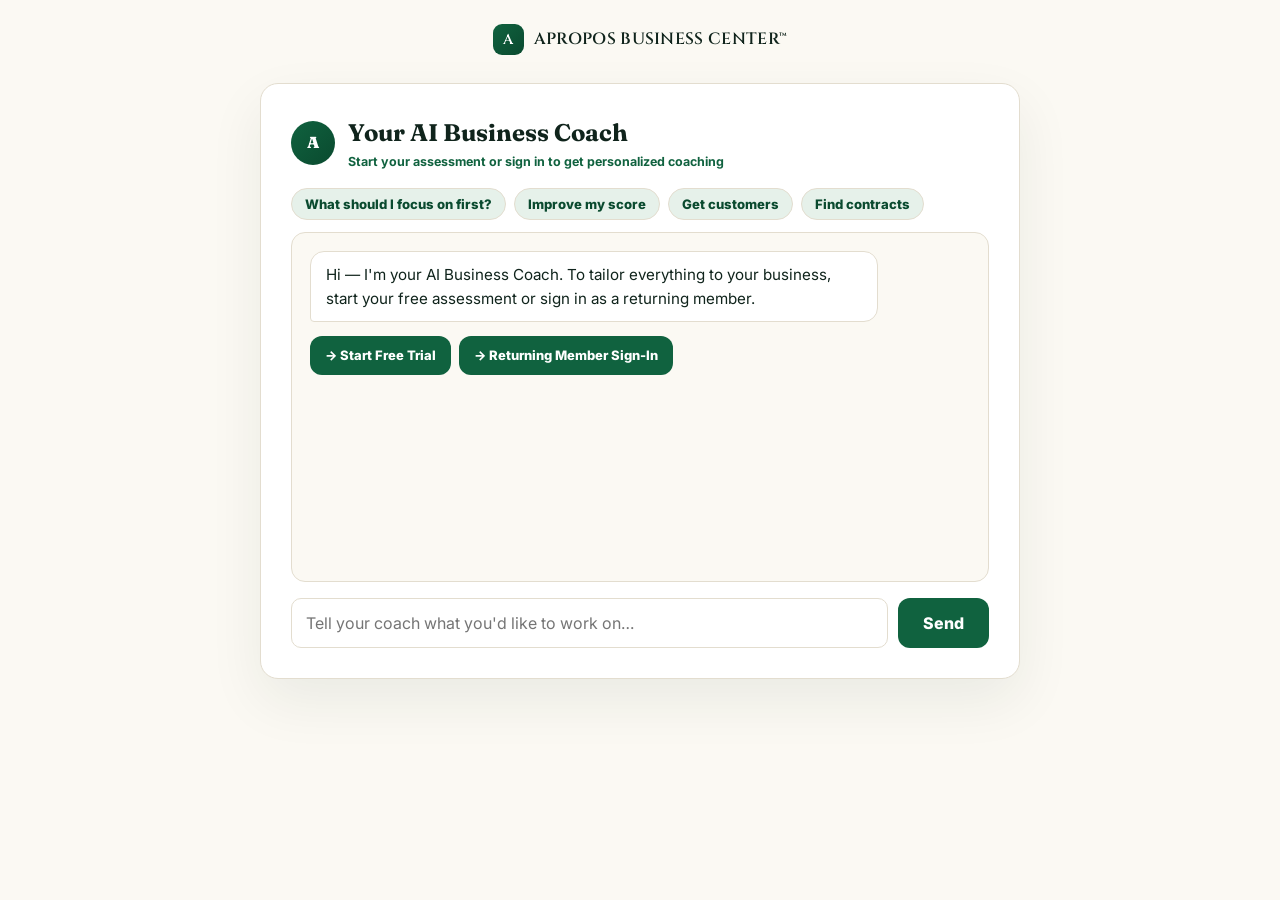
<file: coach.html>
<!DOCTYPE html>
<html lang="en">
<head>
<meta charset="utf-8">
<meta name="viewport" content="width=device-width, initial-scale=1">
<title>Your AI Business Coach — APROPOS BUSINESS CENTER™</title>
<meta name="robots" content="noindex">
<link rel="preconnect" href="https://fonts.googleapis.com">
<link rel="preconnect" href="https://fonts.gstatic.com" crossorigin>
<link href="https://fonts.googleapis.com/css2?family=Cinzel:wght@400;500;600&family=Fraunces:opsz,wght@9..144,500;9..144,600;9..144,700&family=Inter:wght@300;400;500;600;700;800&display=swap" rel="stylesheet">
<link rel="stylesheet" href="/styles.css">
</head>
<body>
<header class="focus-top"><a class="logo" href="/index.html"><span class="mk">A</span>APROPOS BUSINESS CENTER™</a></header>

<main class="focus-wrap"><div class="assistant" id="assistant" style="max-width:760px">
  <div class="hd"><div class="av">A</div><div><h2>Your AI Business Coach</h2><div class="status" id="asstStatus">Loading your profile…</div></div></div>
  <div class="suggest" id="suggest"><button data-q="What should I focus on first?">What should I focus on first?</button><button data-q="How do I improve my readiness score?">Improve my score</button><button data-q="How do I get my first customers?">Get customers</button><button data-q="Help me find government contracts.">Find contracts</button></div>
  <div class="chat" id="chat"></div>
  <form class="chatform" id="chatForm"><input id="chatInput" placeholder="Tell your coach what you'd like to work on…" autocomplete="off"><button class="btn btn-primary" type="submit">Send</button></form>
</div></main>

<script src="/app.js"></script>
<script>
let convo=[];let asstContext='';const chatEl=$('chat');
function addMsg(role,text){const div=document.createElement('div');div.className='msg '+(role==='user'?'user':'bot');div.innerHTML=role==='user'?escapeHtml(text):mdInline(text);chatEl.appendChild(div);chatEl.scrollTop=chatEl.scrollHeight;return div}

function openModule(href){const h=resolveHref(href);if(/^https?:/i.test(h)){window.open(h,'_blank','noopener');return}if(/^mailto:/i.test(h)){window.location.href=h;return}if(h==='/coach.html'||h==='#'){$('chatInput').focus();return}window.location.href=h;}
function renderActions(actions){if(!Array.isArray(actions)||!actions.length)return;const wrap=document.createElement('div');wrap.style.cssText='display:flex;flex-wrap:wrap;gap:8px;margin:2px 0 8px';actions.forEach(a=>{if(!a||!a.href)return;const addon=a.kind==='addon';const btn=document.createElement('a');const h=resolveHref(a.href);btn.href=h;btn.className='btn '+(addon?'btn-ghost':'btn-primary');btn.style.cssText='font-size:13px;padding:8px 14px';btn.textContent=(addon?'✦ ':'→ ')+a.label+(addon?' · add-on':'');btn.addEventListener('click',e=>{e.preventDefault();openModule(a.href)});wrap.appendChild(btn)});chatEl.appendChild(wrap);chatEl.scrollTop=chatEl.scrollHeight}

async function sendMsg(text){text=(text||'').trim();if(!text)return;addMsg('user',text);convo.push({role:'user',content:text});const typing=addMsg('bot','…');try{const r=await fetch('/.netlify/functions/assistant',{method:'POST',headers:{'Content-Type':'application/json'},body:JSON.stringify({messages:convo,context:asstContext})});const d=await r.json();const reply=d.reply||'…';typing.innerHTML=mdInline(reply);convo.push({role:'assistant',content:reply});renderActions(d.actions)}catch(e){typing.textContent='Sorry — try again in a moment.'}chatEl.scrollTop=chatEl.scrollHeight}
$('chatForm').addEventListener('submit',e=>{e.preventDefault();const v=$('chatInput').value;$('chatInput').value='';sendMsg(v)});
$('suggest').addEventListener('click',e=>{const b=e.target.closest('button');if(b)sendMsg(b.getAttribute('data-q'))});

// Prime the Coach from whichever context the previous page handed us.
(function(){
  const member=Store.get('abc_member');
  const profile=Store.get('abc_profile');
  if(member){
    const first=(member.fullName||'Founder').split(' ')[0];
    asstContext=`Returning member.\nName: ${member.fullName}\nBusiness: ${member.businessName}\nStage: ${member.businessStage}\nReadiness: ${member.readinessScore}/100\nServices requested: ${(member.servicesNeeded||[]).join(', ')}\nPrior session context: ${member.agentContext||'(none recorded)'}`;
    $('asstStatus').textContent='Welcome back — primed with your saved profile';
    addMsg('bot',`Welcome back, ${first}. I have your profile. What would you like to work on today?`);
  } else if(profile){
    const first=(profile.fullName||'Founder').split(' ')[0];
    asstContext=`Business: ${profile.businessName}\nStage: ${profile.businessStage}\nReadiness score: ${profile.readiness?.total||''}/100\nMissing items: ${(profile.missingItems||[]).join(', ')}\nRecommended services: ${(profile.recommendedServices||[]).map(s=>s.label).join(', ')}\nPlan summary: ${String(profile.plan||'').slice(0,1800)}`;
    $('asstStatus').textContent='Primed with your assessment for '+profile.businessName;
    addMsg('bot',`Hello ${first}. Your assessment is ready and I have your full profile. What would you like to work on first?`);
  } else {
    $('asstStatus').textContent='Start your assessment or sign in to get personalized coaching';
    addMsg('bot',`Hi — I'm your AI Business Coach. To tailor everything to your business, start your free assessment or sign in as a returning member.`);
    renderActions([{label:'Start Free Trial',href:'/assessment.html',kind:'included'},{label:'Returning Member Sign-In',href:'/resume.html',kind:'included'}]);
  }
})();
</script>
</body>
</html>
</file>
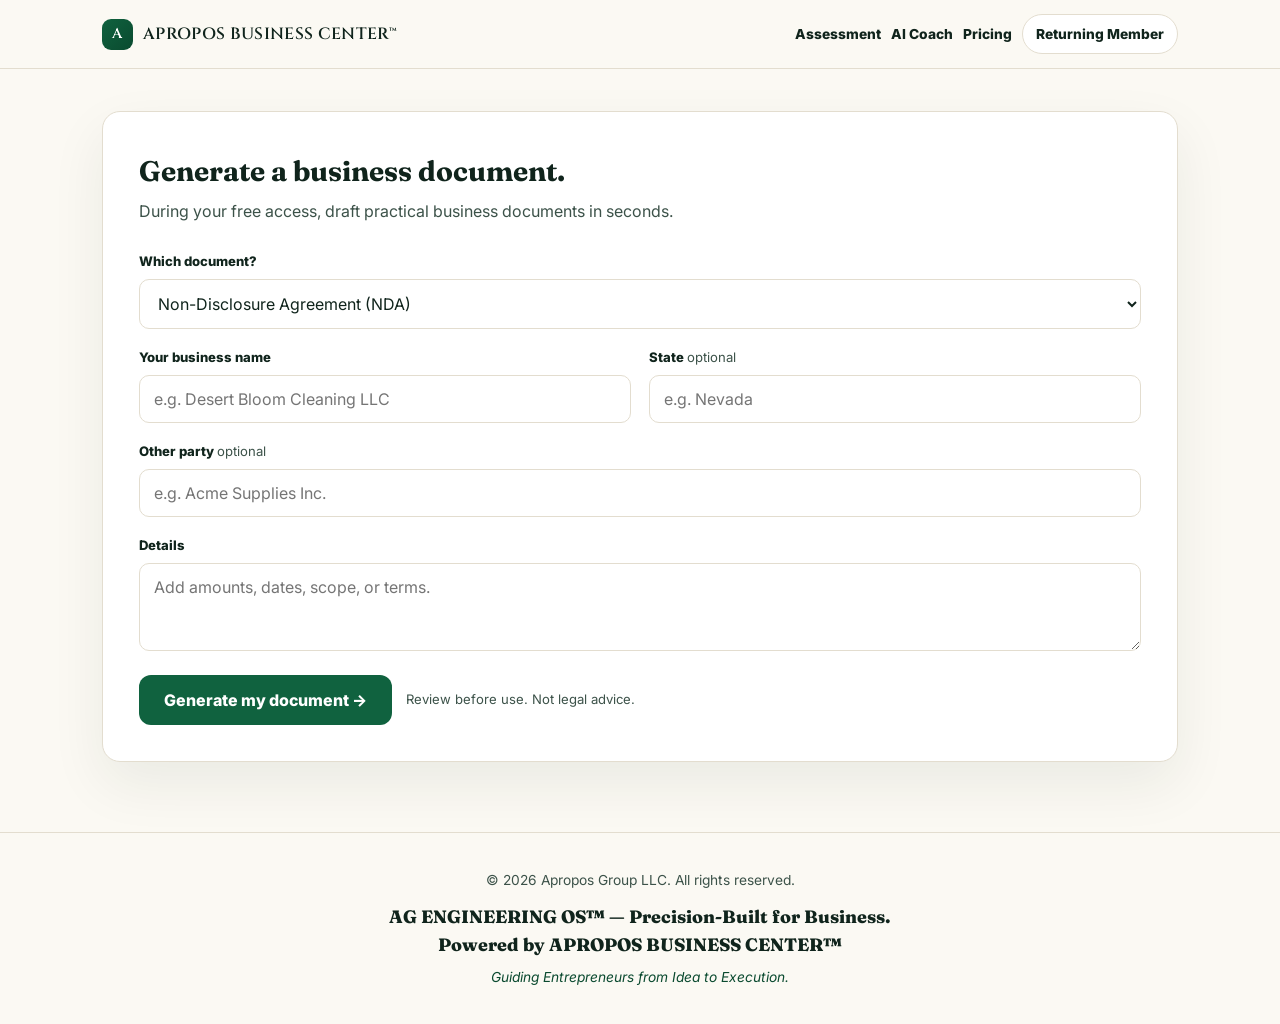
<file: documents.html>
<!DOCTYPE html>
<html lang="en">
<head>
<meta charset="utf-8">
<meta name="viewport" content="width=device-width, initial-scale=1">
<title>Generate a Business Document — APROPOS BUSINESS CENTER™</title>
<meta name="description" content="Draft practical business documents in seconds — NDAs, agreements, proposals, invoices, and more.">
<link rel="preconnect" href="https://fonts.googleapis.com">
<link rel="preconnect" href="https://fonts.gstatic.com" crossorigin>
<link href="https://fonts.googleapis.com/css2?family=Cinzel:wght@400;500;600&family=Fraunces:opsz,wght@9..144,500;9..144,600;9..144,700&family=Inter:wght@300;400;500;600;700;800&display=swap" rel="stylesheet">
<link rel="stylesheet" href="/styles.css">
</head>
<body>
<header class="top"><div class="wrap"><a class="logo" href="/index.html"><span class="mk">A</span>APROPOS BUSINESS CENTER™</a><nav class="nav"><a href="/assessment.html">Assessment</a><a href="/coach.html">AI Coach</a><a href="/subscription.html">Pricing</a><a class="resume" href="/resume.html">Returning Member</a></nav></div></header>

<section class="section"><div class="wrap"><div class="panel" id="docPanel"><h2>Generate a business document.</h2><p class="sub">During your free access, draft practical business documents in seconds.</p><form id="docForm"><div class="grid"><div class="field full"><label for="docType">Which document?</label><select id="docType"><option value="nda">Non-Disclosure Agreement (NDA)</option><option value="operating">LLC Operating Agreement</option><option value="contractor">Independent Contractor Agreement</option><option value="service">Service Agreement / Statement of Work</option><option value="invoice">Professional Invoice</option><option value="proposal">Business Proposal</option><option value="privacy">Website Privacy Policy</option><option value="terms">Website Terms of Service</option><option value="demand">Demand Letter (unpaid invoice)</option></select></div><div class="field"><label for="docBusiness">Your business name</label><input id="docBusiness" placeholder="e.g. Desert Bloom Cleaning LLC"></div><div class="field"><label for="docState">State <span class="h">optional</span></label><input id="docState" placeholder="e.g. Nevada"></div><div class="field full"><label for="docParty">Other party <span class="h">optional</span></label><input id="docParty" placeholder="e.g. Acme Supplies Inc."></div><div class="field full"><label for="docDetails">Details</label><textarea id="docDetails" placeholder="Add amounts, dates, scope, or terms."></textarea></div></div><div class="form-foot"><button type="submit" class="btn btn-primary" id="docBtn">Generate my document →</button><span class="priv">Review before use. Not legal advice.</span></div><div class="err" id="docErr"></div></form><div class="loading" id="docLoading"><div class="loader-box"><div class="spinner"></div><p>Drafting your document…</p></div></div></div><div id="docResults"></div></div></section>

<footer class="footer-brand"><div class="wrap"><div>© 2026 Apropos Group LLC. All rights reserved.</div><div class="footer-platform">AG ENGINEERING OS™ — Precision-Built for Business.<br>Powered by APROPOS BUSINESS CENTER™</div><div class="footer-tag">Guiding Entrepreneurs from Idea to Execution.</div></div></footer>

<script src="/app.js"></script>
<script>
// Prefill the business name / state from the member's profile if we have one.
(function(){const p=Store.get('abc_profile')||Store.get('abc_member');if(p){if(p.businessName&&$('docBusiness'))$('docBusiness').value=p.businessName;if(p.state&&$('docState'))$('docState').value=p.state;}})();

$('docForm').addEventListener('submit',async e=>{e.preventDefault();const err=$('docErr');err.style.display='none';const payload={docType:$('docType').value,businessName:$('docBusiness').value.trim(),state:$('docState').value.trim(),party:$('docParty').value.trim(),details:$('docDetails').value.trim()};if(!payload.businessName){err.textContent='Add your business name to begin.';err.style.display='block';return}$('docForm').style.display='none';$('docLoading').style.display='block';$('docResults').style.display='none';try{const r=await fetch('/.netlify/functions/generate-document',{method:'POST',headers:{'Content-Type':'application/json'},body:JSON.stringify(payload)});const d=await r.json();if(!d.ok)throw new Error(d.error||'Something went wrong.');docRender(d)}catch(ex){$('docLoading').style.display='none';$('docForm').style.display='block';err.textContent=ex.message||'Could not generate your document. Please try again.';err.style.display='block'}});

function docRender(d){$('docLoading').style.display='none';$('docResults').innerHTML=`<div class="dash-head"><div><h2>${escapeHtml(d.docLabel)}</h2><p>For ${escapeHtml(d.businessName)}</p></div><span class="badge">${d.mode==='ai'?'AI Drafted':'Starter Draft'}</span></div><div class="plan">${mdToHtml(d.document)}</div><div class="disc">${escapeHtml(d.disclaimer)}</div><div class="again"><a class="btn btn-ghost" href="#" onclick="window.print();return false;">⎙ Save / print</a><a class="btn btn-ghost" href="#" onclick="location.reload();return false;">↺ New document</a></div>`;$('docResults').style.display='block';$('docResults').scrollIntoView({behavior:'smooth'})}
</script>
</body>
</html>
</file>
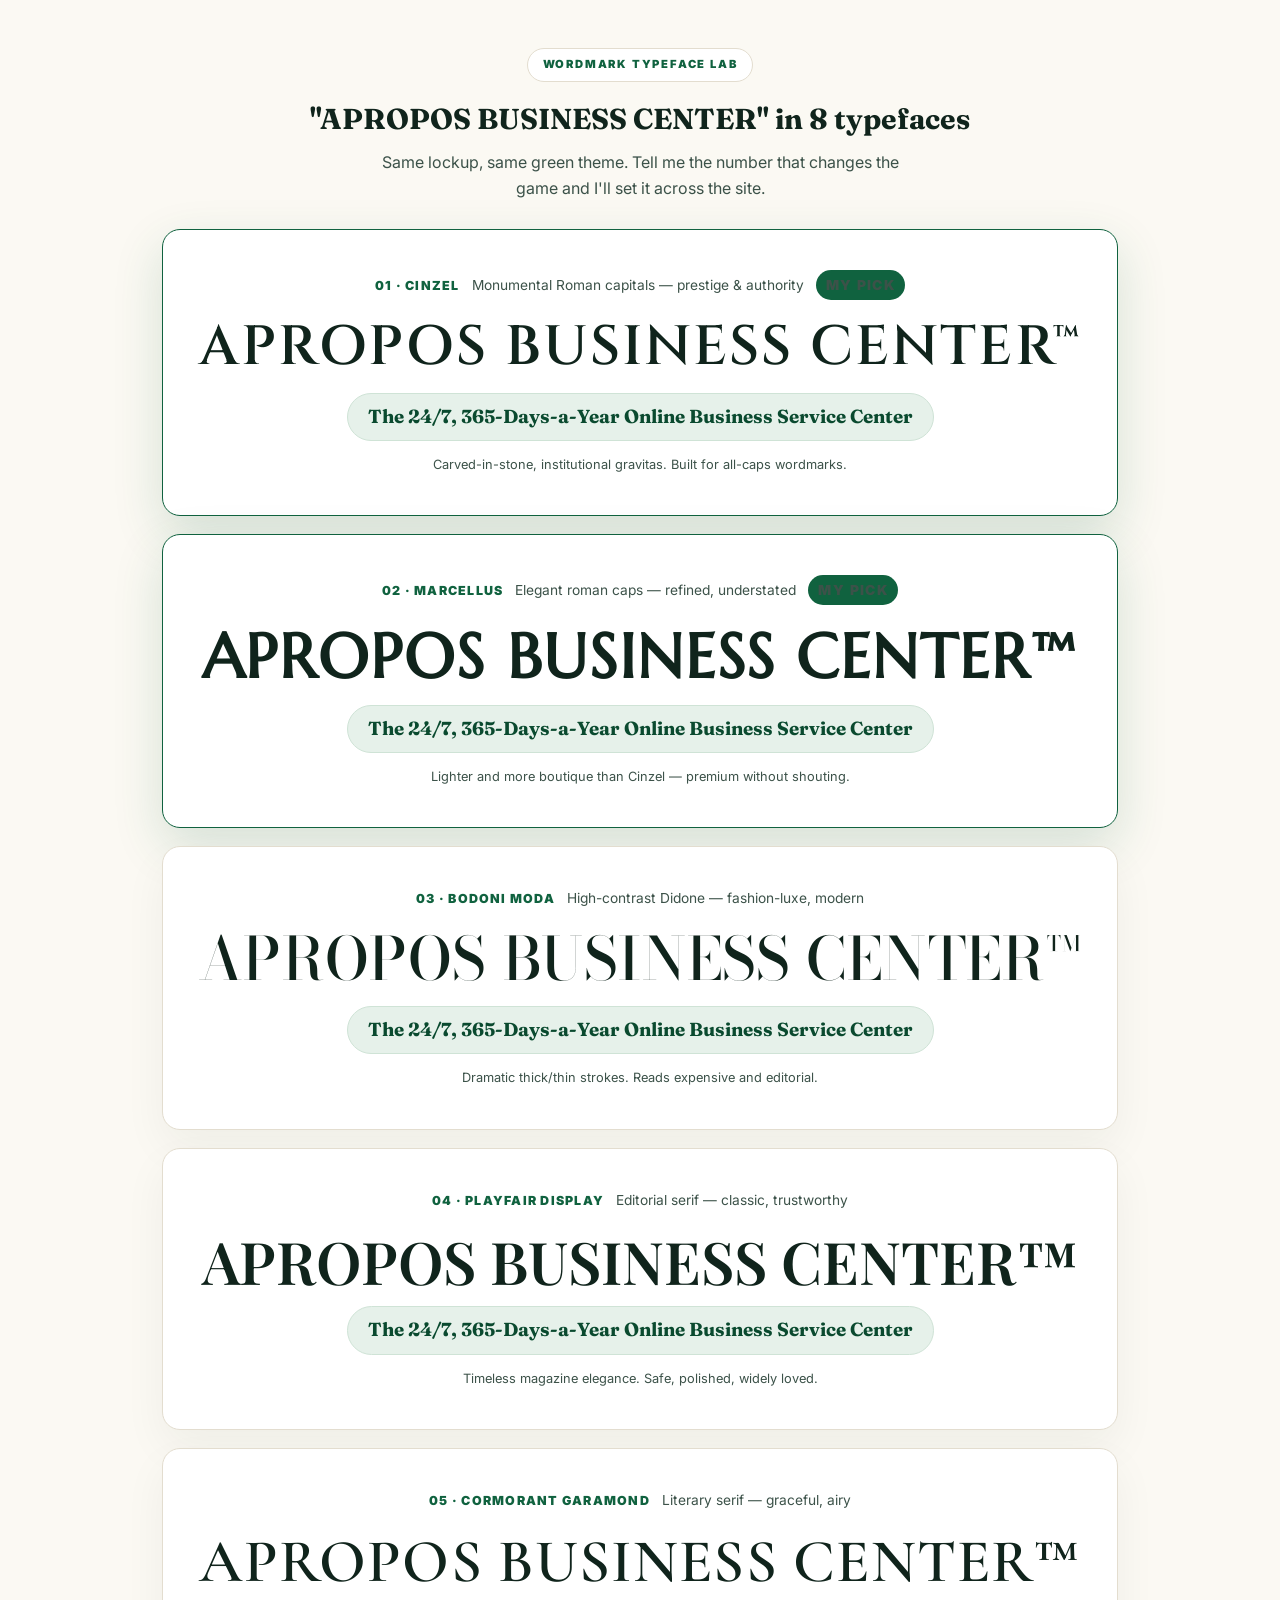
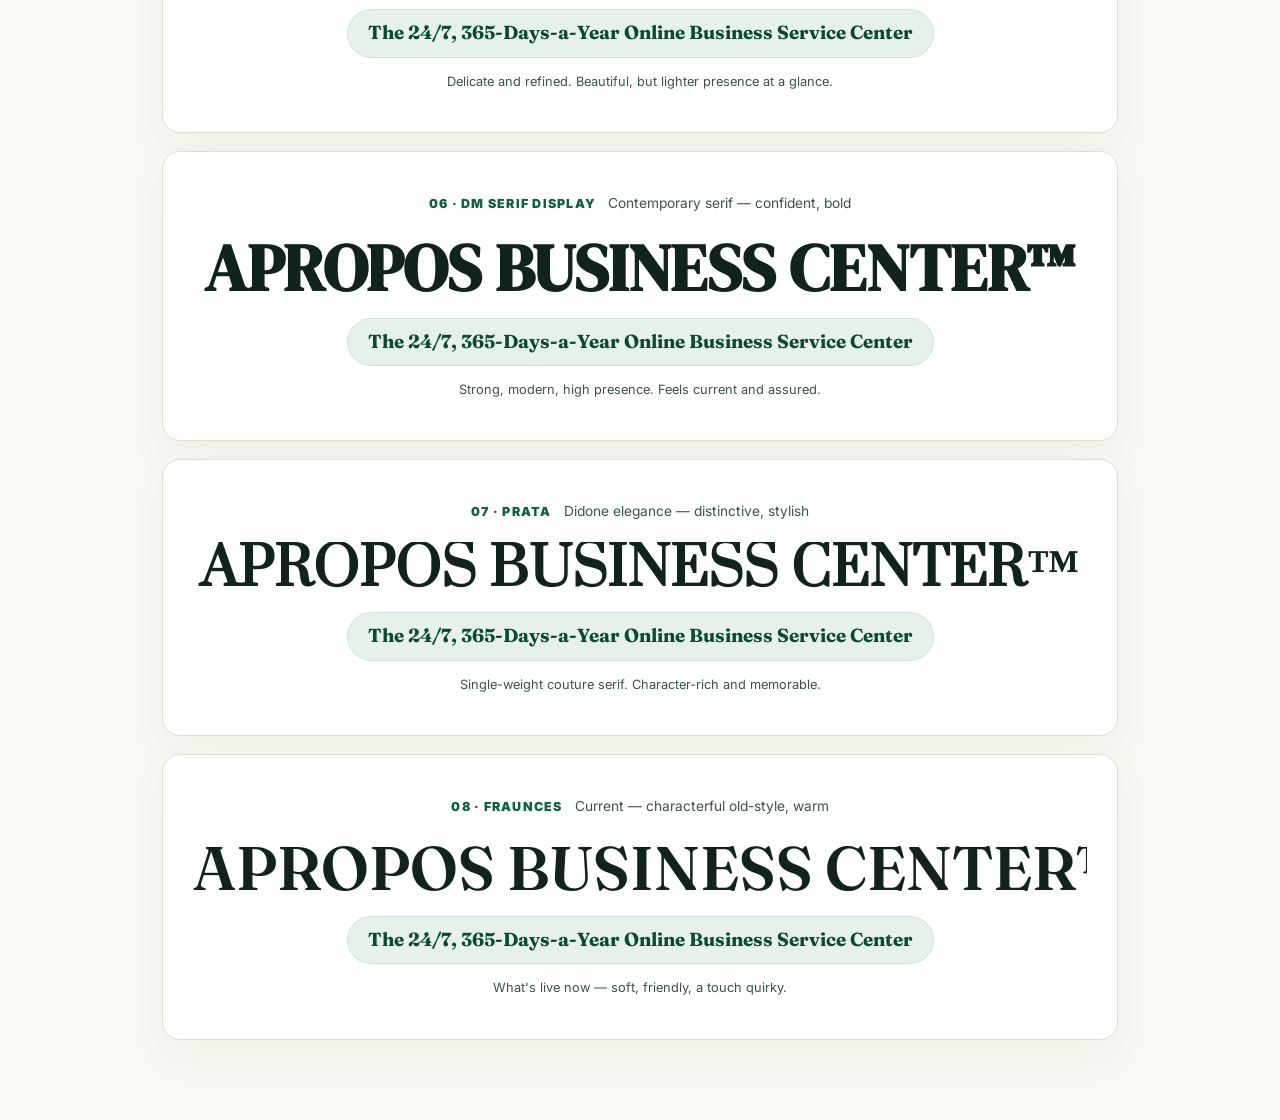
<file: font-lab.html>
<!DOCTYPE html>
<html lang="en">
<head>
<meta charset="utf-8">
<meta name="viewport" content="width=device-width, initial-scale=1">
<meta name="robots" content="noindex">
<title>Wordmark Typeface Lab — APROPOS BUSINESS CENTER™</title>
<link rel="preconnect" href="https://fonts.googleapis.com">
<link rel="preconnect" href="https://fonts.gstatic.com" crossorigin>
<link href="https://fonts.googleapis.com/css2?family=Cinzel:wght@400;500;600&family=Marcellus&family=Bodoni+Moda:opsz,wght@6..96,400;6..96,500;6..96,700&family=Playfair+Display:wght@500;600;700&family=Cormorant+Garamond:wght@500;600;700&family=Prata&family=DM+Serif+Display&family=Fraunces:opsz,wght@9..144,500;9..144,600;9..144,700&family=Inter:wght@400;500;600;700&display=swap" rel="stylesheet">
<style>
:root{--ink:#10241c;--ink2:#3c5249;--paper:#fbf9f3;--line:#e3ddcf;--green:#10623f;--green2:#0a4a2f;--soft:#e6f1ea;--gold:#c79a3e;--body:'Inter',system-ui,sans-serif}
*{box-sizing:border-box;margin:0;padding:0}
body{font-family:var(--body);background:var(--paper);color:var(--ink);line-height:1.6;-webkit-font-smoothing:antialiased;padding:0 0 80px}
.wrap{max-width:1000px;margin:0 auto;padding:0 22px}
header{text-align:center;padding:48px 0 10px}
header .eyebrow{font-size:.7rem;font-weight:900;letter-spacing:.16em;text-transform:uppercase;color:var(--green);background:#fff;border:1px solid var(--line);border-radius:999px;padding:7px 15px;display:inline-block;margin-bottom:14px}
header h2{font-family:'Fraunces',serif;font-size:1.8rem;font-weight:700}
header p{color:var(--ink2);max-width:560px;margin:8px auto 0}
.spec{background:#fff;border:1px solid var(--line);border-radius:18px;padding:clamp(24px,4vw,40px);margin-top:18px;box-shadow:0 18px 44px rgba(16,36,28,.05);text-align:center;position:relative}
.spec.pick{border-color:var(--green);box-shadow:0 18px 50px rgba(16,98,63,.16)}
.meta{display:flex;align-items:baseline;justify-content:center;gap:12px;flex-wrap:wrap;margin-bottom:20px}
.meta b{font-family:var(--body);font-size:.78rem;font-weight:900;letter-spacing:.1em;text-transform:uppercase;color:var(--green)}
.meta span{font-size:.86rem;color:var(--ink2)}
.rec{font-size:.62rem;font-weight:900;letter-spacing:.1em;text-transform:uppercase;color:#fff;background:var(--green);border-radius:999px;padding:4px 10px}
.mark{line-height:1.02;color:var(--ink);font-weight:600;white-space:nowrap;overflow:hidden;font-size:48px}
.spec{padding-left:clamp(18px,3vw,30px);padding-right:clamp(18px,3vw,30px)}
.band{font-family:'Fraunces',serif;font-weight:700;font-size:clamp(.92rem,1.8vw,1.18rem);color:var(--green2);background:var(--soft);border:1px solid #cfe3d6;border-radius:999px;padding:8px 20px;display:inline-block;margin-top:16px}
.fnote{margin-top:14px;font-size:.8rem;color:var(--ink2)}
</style>
</head>
<body>
<header><div class="wrap"><span class="eyebrow">Wordmark Typeface Lab</span><h2>"APROPOS BUSINESS CENTER" in 8 typefaces</h2><p>Same lockup, same green theme. Tell me the number that changes the game and I'll set it across the site.</p></div></header>

<div class="wrap">

  <article class="spec pick"><div class="meta"><b>01 · Cinzel</b><span>Monumental Roman capitals — prestige &amp; authority</span><span class="rec">My pick</span></div><div class="mark" style="font-family:'Cinzel';letter-spacing:.04em">APROPOS BUSINESS CENTER™</div><div class="band">The 24/7, 365-Days-a-Year Online Business Service Center</div><div class="fnote">Carved-in-stone, institutional gravitas. Built for all-caps wordmarks.</div></article>

  <article class="spec pick"><div class="meta"><b>02 · Marcellus</b><span>Elegant roman caps — refined, understated</span><span class="rec">My pick</span></div><div class="mark" style="font-family:'Marcellus';letter-spacing:.03em">APROPOS BUSINESS CENTER™</div><div class="band">The 24/7, 365-Days-a-Year Online Business Service Center</div><div class="fnote">Lighter and more boutique than Cinzel — premium without shouting.</div></article>

  <article class="spec"><div class="meta"><b>03 · Bodoni Moda</b><span>High-contrast Didone — fashion-luxe, modern</span></div><div class="mark" style="font-family:'Bodoni Moda';font-weight:500;letter-spacing:.01em">APROPOS BUSINESS CENTER™</div><div class="band">The 24/7, 365-Days-a-Year Online Business Service Center</div><div class="fnote">Dramatic thick/thin strokes. Reads expensive and editorial.</div></article>

  <article class="spec"><div class="meta"><b>04 · Playfair Display</b><span>Editorial serif — classic, trustworthy</span></div><div class="mark" style="font-family:'Playfair Display';font-weight:600">APROPOS BUSINESS CENTER™</div><div class="band">The 24/7, 365-Days-a-Year Online Business Service Center</div><div class="fnote">Timeless magazine elegance. Safe, polished, widely loved.</div></article>

  <article class="spec"><div class="meta"><b>05 · Cormorant Garamond</b><span>Literary serif — graceful, airy</span></div><div class="mark" style="font-family:'Cormorant Garamond';font-weight:600;letter-spacing:.02em">APROPOS BUSINESS CENTER™</div><div class="band">The 24/7, 365-Days-a-Year Online Business Service Center</div><div class="fnote">Delicate and refined. Beautiful, but lighter presence at a glance.</div></article>

  <article class="spec"><div class="meta"><b>06 · DM Serif Display</b><span>Contemporary serif — confident, bold</span></div><div class="mark" style="font-family:'DM Serif Display'">APROPOS BUSINESS CENTER™</div><div class="band">The 24/7, 365-Days-a-Year Online Business Service Center</div><div class="fnote">Strong, modern, high presence. Feels current and assured.</div></article>

  <article class="spec"><div class="meta"><b>07 · Prata</b><span>Didone elegance — distinctive, stylish</span></div><div class="mark" style="font-family:'Prata'">APROPOS BUSINESS CENTER™</div><div class="band">The 24/7, 365-Days-a-Year Online Business Service Center</div><div class="fnote">Single-weight couture serif. Character-rich and memorable.</div></article>

  <article class="spec"><div class="meta"><b>08 · Fraunces</b><span>Current — characterful old-style, warm</span></div><div class="mark" style="font-family:'Fraunces';font-weight:600">APROPOS BUSINESS CENTER™</div><div class="band">The 24/7, 365-Days-a-Year Online Business Service Center</div><div class="fnote">What's live now — soft, friendly, a touch quirky.</div></article>

</div>

<script>
// Fit each wordmark to one line that fills its card width — let it dominate.
function fitMarks(){
  document.querySelectorAll('.mark').forEach(el=>{
    el.style.fontSize='100px';
    const avail=el.clientWidth, w=el.scrollWidth||1;
    let size=100*avail/w*0.985;
    size=Math.max(18,Math.min(size,108));
    el.style.fontSize=size+'px';
  });
}
window.addEventListener('load',fitMarks);
window.addEventListener('resize',fitMarks);
if(document.fonts&&document.fonts.ready){document.fonts.ready.then(fitMarks);}
</script>
</body>
</html>
</file>
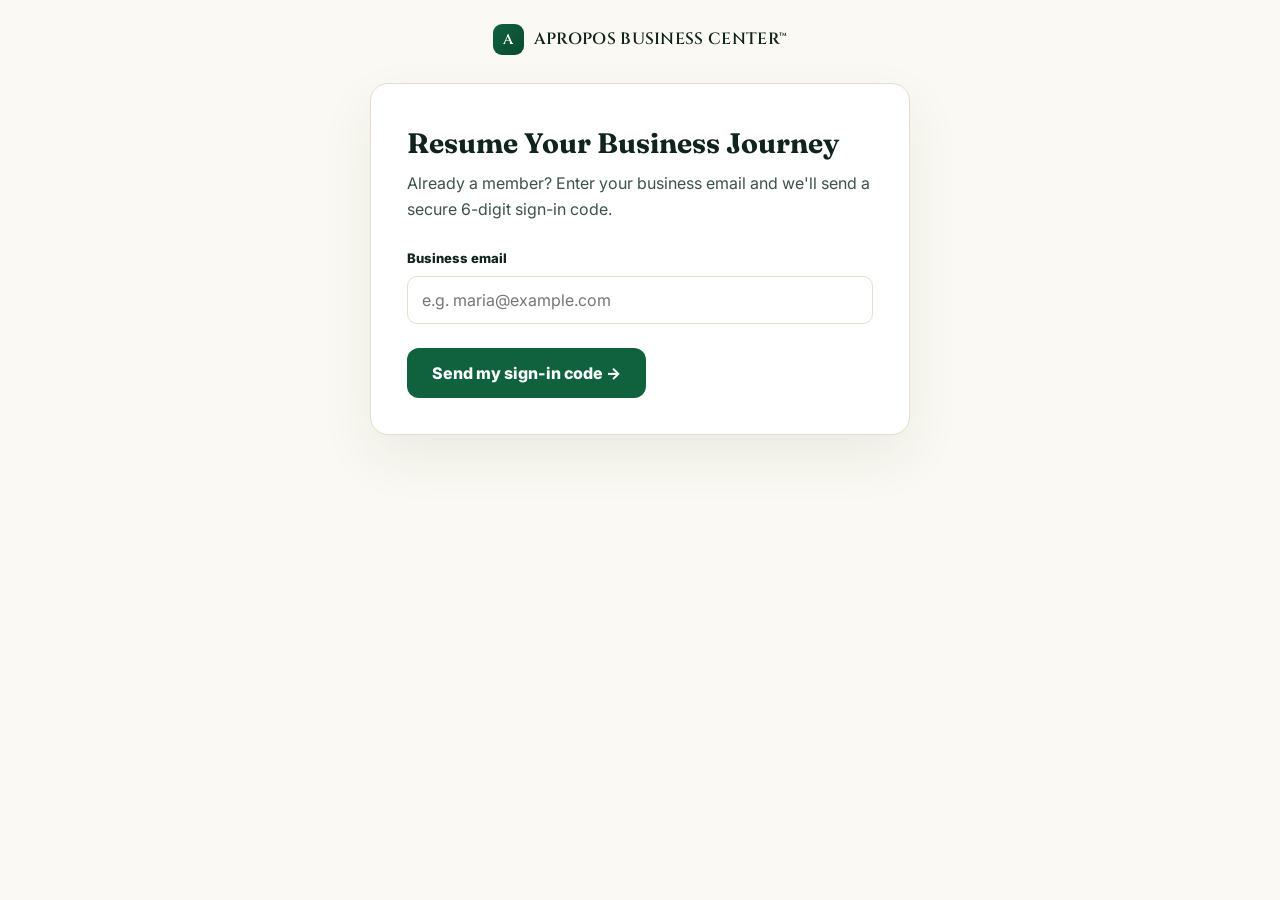
<file: resume.html>
<!DOCTYPE html>
<html lang="en">
<head>
<meta charset="utf-8">
<meta name="viewport" content="width=device-width, initial-scale=1">
<title>Returning Member Sign-In — APROPOS BUSINESS CENTER™</title>
<meta name="robots" content="noindex">
<link rel="preconnect" href="https://fonts.googleapis.com">
<link rel="preconnect" href="https://fonts.gstatic.com" crossorigin>
<link href="https://fonts.googleapis.com/css2?family=Cinzel:wght@400;500;600&family=Fraunces:opsz,wght@9..144,500;9..144,600;9..144,700&family=Inter:wght@300;400;500;600;700;800&display=swap" rel="stylesheet">
<link rel="stylesheet" href="/styles.css">
</head>
<body>
<header class="focus-top"><a class="logo" href="/index.html"><span class="mk">A</span>APROPOS BUSINESS CENTER™</a></header>

<main class="focus-wrap"><div class="panel" style="max-width:540px">
  <h2>Resume Your Business Journey</h2>
  <p class="sub">Already a member? Enter your business email and we'll send a secure 6-digit sign-in code.</p>
  <div id="otpStep1"><div class="field"><label for="otpEmail">Business email</label><input id="otpEmail" type="email" placeholder="e.g. maria@example.com"></div><div class="form-foot"><button class="btn btn-primary" id="otpSendBtn" type="button">Send my sign-in code →</button></div></div>
  <div id="otpStep2" style="display:none"><div class="field"><label for="otpCode">Enter the 6-digit code we emailed you</label><input id="otpCode" inputmode="numeric" maxlength="6" placeholder="123456"></div><div class="form-foot"><button class="btn btn-primary" id="otpVerifyBtn" type="button">Verify &amp; continue →</button><button class="btn btn-ghost" id="otpResend" type="button">Use a different email</button></div></div>
  <div class="err" id="otpErr"></div>
</div></main>

<script src="/app.js"></script>
<script>
function otpMsg(t){const e=$('otpErr');e.textContent=t;e.style.display='block';}
async function otpSend(){const em=($('otpEmail').value||'').trim();$('otpErr').style.display='none';if(!/^[^\s@]+@[^\s@]+\.[^\s@]+$/.test(em)){otpMsg('Enter a valid email.');return}const btn=$('otpSendBtn');btn.disabled=true;btn.textContent='Sending…';try{await fetch('/.netlify/functions/member-otp-request',{method:'POST',headers:{'Content-Type':'application/json'},body:JSON.stringify({email:em})});$('otpStep1').style.display='none';$('otpStep2').style.display='block';$('otpCode').focus();}catch(_){otpMsg('Could not send the code. Try again.');}btn.disabled=false;btn.textContent='Send my sign-in code →';}
async function otpVerify(){const em=($('otpEmail').value||'').trim();const c=($('otpCode').value||'').trim();$('otpErr').style.display='none';if(!/^\d{6}$/.test(c)){otpMsg('Enter the 6-digit code.');return}const btn=$('otpVerifyBtn');btn.disabled=true;btn.textContent='Verifying…';try{const r=await fetch('/.netlify/functions/member-otp-verify',{method:'POST',headers:{'Content-Type':'application/json'},body:JSON.stringify({email:em,code:c})});const d=await r.json();if(!d.ok)throw new Error(d.error||'Invalid code');Store.del('abc_profile');Store.set('abc_member',d.member);window.location.href='/coach.html';}catch(ex){otpMsg(ex.message||'Could not verify. Try again.');btn.disabled=false;btn.textContent='Verify & continue →';}}
$('otpSendBtn').addEventListener('click',otpSend);
$('otpVerifyBtn').addEventListener('click',otpVerify);
$('otpEmail').addEventListener('keydown',e=>{if(e.key==='Enter'){e.preventDefault();otpSend();}});
$('otpCode').addEventListener('keydown',e=>{if(e.key==='Enter')otpVerify();});
$('otpResend').addEventListener('click',()=>{$('otpStep2').style.display='none';$('otpStep1').style.display='block';$('otpErr').style.display='none';$('otpEmail').focus();});
</script>
</body>
</html>
</file>
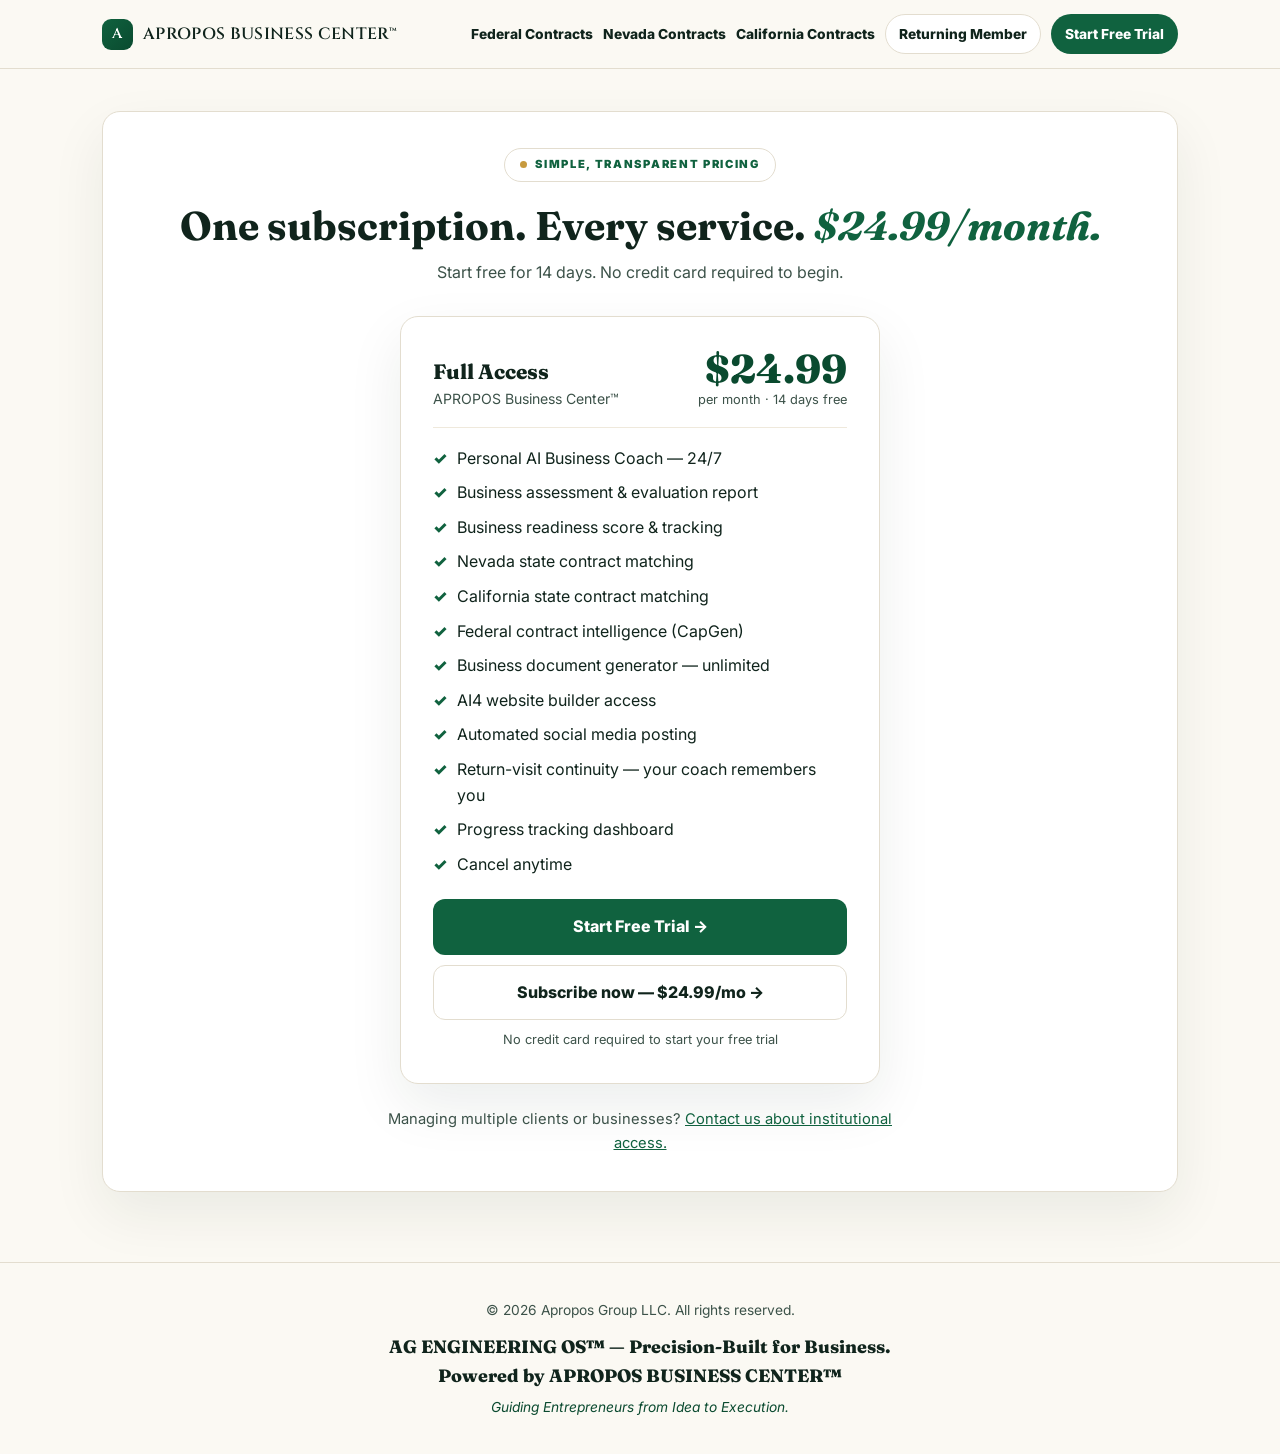
<file: subscription.html>
<!DOCTYPE html>
<html lang="en">
<head>
<meta charset="utf-8">
<meta name="viewport" content="width=device-width, initial-scale=1">
<title>Subscription Details — APROPOS BUSINESS CENTER™</title>
<meta name="description" content="One subscription, every service — $24.99/month. Start free for 14 days. Your AI Business Coach, document generator, website tools, and federal + state contract intelligence.">
<link rel="preconnect" href="https://fonts.googleapis.com">
<link rel="preconnect" href="https://fonts.gstatic.com" crossorigin>
<link href="https://fonts.googleapis.com/css2?family=Cinzel:wght@400;500;600&family=Fraunces:opsz,wght@9..144,500;9..144,600;9..144,700&family=Inter:wght@300;400;500;600;700;800&display=swap" rel="stylesheet">
<link rel="stylesheet" href="/styles.css">
</head>
<body>
<header class="top"><div class="wrap"><a class="logo" href="/index.html"><span class="mk">A</span>APROPOS BUSINESS CENTER™</a><nav class="nav"><a href="https://capgenmkt.aproposgroupllc.com" target="_blank" rel="noopener">Federal Contracts</a><a href="https://nevadastategen.aproposgroupllc.com" target="_blank" rel="noopener">Nevada Contracts</a><a href="https://calstategen.aproposgroupllc.com" target="_blank" rel="noopener">California Contracts</a><a class="resume" href="/resume.html">Returning Member</a><a class="start" href="/assessment.html">Start Free Trial</a></nav></div></header>

<section class="section"><div class="wrap"><div class="panel" style="text-align:center">
<span class="eyebrow"><span class="dot"></span>Simple, transparent pricing</span>
<h2 style="font-family:var(--disp);font-size:clamp(1.7rem,3.4vw,2.5rem);line-height:1.1">One subscription. Every service. <em style="font-style:italic;color:var(--green)">$24.99/month.</em></h2>
<p class="sub" style="max-width:560px;margin:12px auto 0">Start free for 14 days. No credit card required to begin.</p>
<div style="max-width:480px;margin:30px auto 0;text-align:left;background:#fff;border:1px solid var(--line);border-radius:18px;padding:clamp(22px,4vw,32px);box-shadow:0 22px 56px rgba(16,36,28,.08)">
<div style="display:flex;justify-content:space-between;align-items:flex-end;gap:12px;flex-wrap:wrap;border-bottom:1px solid var(--line2);padding-bottom:16px">
<div><div style="font-family:var(--disp);font-size:1.3rem;font-weight:800">Full Access</div><div style="color:var(--ink2);font-size:.88rem">APROPOS Business Center™</div></div>
<div style="text-align:right"><span style="font-family:var(--disp);font-size:2.5rem;font-weight:800;color:var(--green2);line-height:1">$24.99</span><div style="color:var(--ink2);font-size:.8rem">per month · 14 days free</div></div>
</div>
<ul style="list-style:none;display:grid;gap:9px;margin:18px 0 0">
<li style="display:flex;gap:10px"><span style="color:var(--green);font-weight:900;flex:0 0 auto">✓</span> Personal AI Business Coach — 24/7</li>
<li style="display:flex;gap:10px"><span style="color:var(--green);font-weight:900;flex:0 0 auto">✓</span> Business assessment &amp; evaluation report</li>
<li style="display:flex;gap:10px"><span style="color:var(--green);font-weight:900;flex:0 0 auto">✓</span> Business readiness score &amp; tracking</li>
<li style="display:flex;gap:10px"><span style="color:var(--green);font-weight:900;flex:0 0 auto">✓</span> Nevada state contract matching</li>
<li style="display:flex;gap:10px"><span style="color:var(--green);font-weight:900;flex:0 0 auto">✓</span> California state contract matching</li>
<li style="display:flex;gap:10px"><span style="color:var(--green);font-weight:900;flex:0 0 auto">✓</span> Federal contract intelligence (CapGen)</li>
<li style="display:flex;gap:10px"><span style="color:var(--green);font-weight:900;flex:0 0 auto">✓</span> Business document generator — unlimited</li>
<li style="display:flex;gap:10px"><span style="color:var(--green);font-weight:900;flex:0 0 auto">✓</span> AI4 website builder access</li>
<li style="display:flex;gap:10px"><span style="color:var(--green);font-weight:900;flex:0 0 auto">✓</span> Automated social media posting</li>
<li style="display:flex;gap:10px"><span style="color:var(--green);font-weight:900;flex:0 0 auto">✓</span> Return-visit continuity — your coach remembers you</li>
<li style="display:flex;gap:10px"><span style="color:var(--green);font-weight:900;flex:0 0 auto">✓</span> Progress tracking dashboard</li>
<li style="display:flex;gap:10px"><span style="color:var(--green);font-weight:900;flex:0 0 auto">✓</span> Cancel anytime</li>
</ul>
<a href="/assessment.html" class="btn btn-primary" style="width:100%;margin-top:22px">Start Free Trial →</a>
<a href="https://buy.stripe.com/8x29AScw27OD14L0Mw7EQ1a" class="btn btn-ghost" style="width:100%;margin-top:10px">Subscribe now — $24.99/mo →</a>
<p style="text-align:center;color:var(--ink2);font-size:.8rem;margin-top:10px">No credit card required to start your free trial</p>
</div>
<p class="sub" style="margin:24px auto 0;font-size:.92rem;max-width:560px">Managing multiple clients or businesses? <a href="mailto:jeff@aproposgroupllc.com">Contact us about institutional access.</a></p>
</div></div></section>

<footer class="footer-brand"><div class="wrap"><div>© 2026 Apropos Group LLC. All rights reserved.</div><div class="footer-platform">AG ENGINEERING OS™ — Precision-Built for Business.<br>Powered by APROPOS BUSINESS CENTER™</div><div class="footer-tag">Guiding Entrepreneurs from Idea to Execution.</div></div></footer>
</body>
</html>
</file>
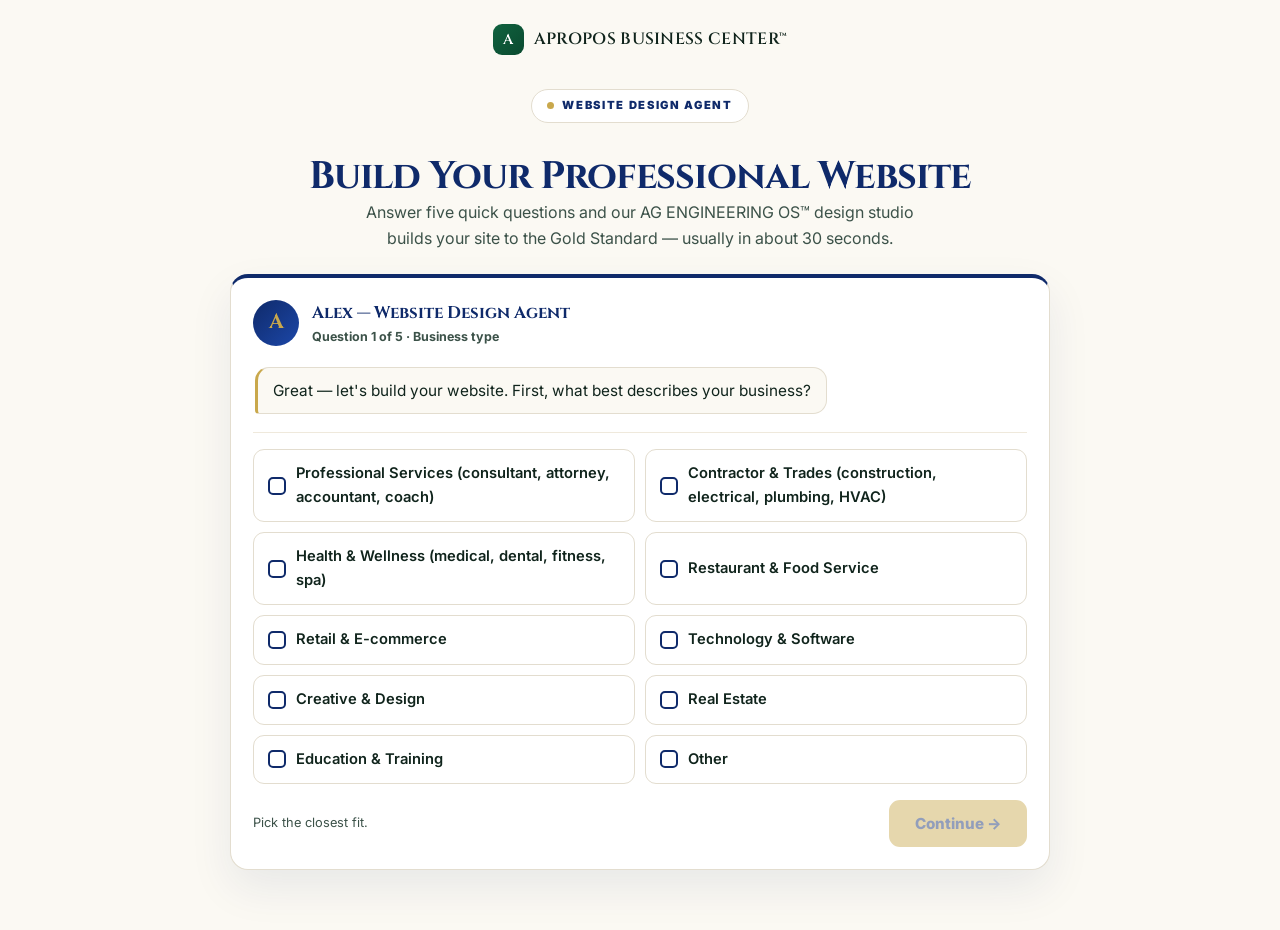
<file: website-builder.html>
<!DOCTYPE html>
<html lang="en">
<head>
<meta charset="utf-8">
<meta name="viewport" content="width=device-width, initial-scale=1">
<title>Website Builder — APROPOS BUSINESS CENTER™</title>
<meta name="robots" content="noindex">
<link rel="preconnect" href="https://fonts.googleapis.com">
<link rel="preconnect" href="https://fonts.gstatic.com" crossorigin>
<link href="https://fonts.googleapis.com/css2?family=Cinzel:wght@400;500;600;700&family=Fraunces:ital,opsz,wght@0,9..144,500;1,9..144,500&family=Inter:wght@300;400;500;600;700;800&display=swap" rel="stylesheet">
<link rel="stylesheet" href="/styles.css">
<style>
:root{--sapphire:#0F2A6A;--goldstd:#C9A84C}
.wb-wrap{max-width:860px;margin:0 auto;padding:30px 20px 60px}
.wb-intro{ text-align:center;margin-bottom:22px }
.wb-intro .eyebrow{color:var(--sapphire)}
.wb-intro .dot{background:var(--goldstd)}
.wb-intro h1{font-family:'Cinzel',serif;color:var(--sapphire);font-size:clamp(1.7rem,4vw,2.4rem);margin:12px 0 4px;font-weight:700}
.wb-intro p{color:var(--ink2);max-width:560px;margin:0 auto}
.wb-card{background:#fff;border:1px solid var(--line);border-top:4px solid var(--sapphire);border-radius:18px;padding:22px;box-shadow:0 18px 44px rgba(15,42,106,.08)}
.wb-hd{display:flex;align-items:center;gap:13px;margin-bottom:14px}
.wb-av{width:46px;height:46px;border-radius:50%;background:linear-gradient(135deg,var(--sapphire),#1c47a8);color:var(--goldstd);display:grid;place-items:center;font-family:'Cinzel',serif;font-weight:700;font-size:1.3rem;flex:0 0 46px}
.wb-name{font-family:'Cinzel',serif;font-weight:700;color:var(--sapphire);font-size:1.05rem}
.wb-status{font-size:.78rem;color:var(--ink2);font-weight:700}
.wb-chat{display:flex;flex-direction:column;gap:12px;padding:6px 2px 14px}
.wb-m{max-width:88%;padding:11px 15px;border-radius:14px;font-size:.96rem;line-height:1.55}
.wb-m.bot{align-self:flex-start;background:var(--paper);border:1px solid var(--line);border-left:3px solid var(--goldstd);border-bottom-left-radius:4px;color:var(--ink)}
.wb-m.user{align-self:flex-end;background:var(--sapphire);color:#fff;border-bottom-right-radius:4px}
.wb-options{border-top:1px solid var(--line2);padding-top:16px;margin-top:4px}
.wb-optgrid{display:grid;grid-template-columns:1fr 1fr;gap:10px}
.opt{display:flex;align-items:center;gap:10px;border:1.5px solid var(--line);border-radius:11px;padding:12px 14px;cursor:pointer;font-weight:600;font-size:.92rem;color:var(--ink);background:#fff;transition:.15s;text-align:left}
.opt:hover{border-color:var(--sapphire)}
.opt.sel{border-color:var(--sapphire);background:#f2f5fc;box-shadow:inset 0 0 0 1px var(--sapphire)}
.opt .box{width:18px;height:18px;border-radius:5px;border:2px solid var(--sapphire);flex:0 0 18px;display:grid;place-items:center;color:#fff;font-size:.72rem}
.opt.sel .box{background:var(--sapphire)}
.wb-fields{display:grid;gap:12px}
.wb-field label{display:block;font-weight:700;font-size:.85rem;color:var(--sapphire);margin-bottom:5px}
.wb-field input{width:100%;font-family:var(--body);font-size:.95rem;padding:11px 13px;border:1px solid var(--line);border-radius:10px;background:#fff;color:var(--ink)}
.wb-field input:focus{outline:none;border-color:var(--sapphire)}
.wb-otherwrap{margin-top:10px}
.wb-otherwrap input,.wb-upload input{width:100%;font-family:var(--body);font-size:.95rem;padding:11px 13px;border:1px solid var(--line);border-radius:10px}
.wb-imgrow{display:flex;gap:12px;flex-wrap:wrap}
.wb-foot{display:flex;justify-content:space-between;align-items:center;gap:12px;margin-top:16px;flex-wrap:wrap}
.wb-hint{font-size:.8rem;color:var(--ink2)}
.btn-gold{display:inline-flex;align-items:center;gap:8px;background:var(--goldstd);color:var(--sapphire);font-weight:800;font-size:.95rem;padding:12px 24px;border-radius:11px;border:2px solid var(--goldstd);cursor:pointer;transition:.2s;font-family:var(--body)}
.btn-gold:hover:not(:disabled){box-shadow:0 0 22px rgba(201,168,76,.7)}
.btn-gold:disabled{opacity:.45;cursor:not-allowed}
.btn-sap{display:inline-flex;align-items:center;gap:8px;background:#fff;color:var(--sapphire);font-weight:800;font-size:.95rem;padding:12px 22px;border-radius:11px;border:1.5px solid var(--sapphire);cursor:pointer;font-family:var(--body);transition:.2s}
.btn-sap.sel,.btn-sap:hover{background:var(--sapphire);color:#fff}
.wb-progress{height:10px;background:var(--line2);border-radius:999px;overflow:hidden;margin-top:14px;display:none}
.wb-progress.show{display:block}
.wb-progress span{display:block;height:100%;width:0;background:linear-gradient(90deg,var(--goldstd),#e2c878);border-radius:999px;transition:width .4s ease}
@media(max-width:600px){.wb-optgrid{grid-template-columns:1fr}}
</style>
</head>
<body>
<header class="focus-top"><a class="logo" href="/index.html"><span class="mk">A</span>APROPOS BUSINESS CENTER™</a></header>

<main class="wb-wrap">
  <div class="wb-intro">
    <span class="eyebrow"><span class="dot"></span>Website Design Agent</span>
    <h1>Build Your Professional Website</h1>
    <p>Answer five quick questions and our AG ENGINEERING OS™ design studio builds your site to the Gold Standard — usually in about 30 seconds.</p>
  </div>
  <div class="wb-card">
    <div class="wb-hd"><div class="wb-av">A</div><div><div class="wb-name">Alex — Website Design Agent</div><div class="wb-status" id="wbStatus">Let's build your website</div></div></div>
    <div class="wb-chat" id="wbChat"></div>
    <div class="wb-options" id="wbOptions"></div>
    <div class="wb-progress" id="wbProgress"><span id="wbProgressBar"></span></div>
  </div>
</main>

<script src="/app.js"></script>
<script>
// ---- Industry config: hero image + suggested services per business type ----
var INDUSTRY = {
  pro:        { label:'Professional Services', hero:'https://images.unsplash.com/photo-1497366216548-37526070297c?w=1920&q=80', services:['Business Consulting','Strategy & Planning','Financial Advisory','Legal Services','Marketing & Branding','Training & Coaching','Government Contracting'] },
  trades:     { label:'Contractor & Trades', hero:'https://images.unsplash.com/photo-1504307651254-35680f356dfd?w=1920&q=80', services:['General Construction','Electrical','Plumbing','HVAC','Remodeling','Roofing','Emergency Repairs'] },
  health:     { label:'Health & Wellness', hero:'https://images.unsplash.com/photo-1576091160399-112ba8d25d1d?w=1920&q=80', services:['Primary Care','Dental Care','Physical Therapy','Fitness Training','Massage & Spa','Nutrition','Mental Wellness'] },
  restaurant: { label:'Restaurant & Food Service', hero:'https://images.unsplash.com/photo-1517248135467-4c7edcad34c4?w=1920&q=80', services:['Dine-In','Takeout & Delivery','Catering','Private Events','Bar & Beverage','Seasonal Menu'] },
  retail:     { label:'Retail & E-commerce', hero:'https://images.unsplash.com/photo-1441986300917-64674bd600d8?w=1920&q=80', services:['In-Store Shopping','Online Store','Custom Orders','Wholesale','Gift Cards','Personal Shopping'] },
  tech:       { label:'Technology & Software', hero:'https://images.unsplash.com/photo-1518770660439-4636190af475?w=1920&q=80', services:['Custom Software','Web & App Development','IT Support','Cloud Solutions','Cybersecurity','Data & Analytics'] },
  creative:   { label:'Creative & Design', hero:'https://images.unsplash.com/photo-1558655146-9f40138edfeb?w=1920&q=80', services:['Brand Identity','Graphic Design','Web Design','Photography','Video Production','Content Creation'] },
  realestate: { label:'Real Estate', hero:'https://images.unsplash.com/photo-1560518883-ce09059eeffa?w=1920&q=80', services:['Buying','Selling','Property Management','Commercial Real Estate','Investment Consulting','Leasing'] },
  education:  { label:'Education & Training', hero:'https://images.unsplash.com/photo-1524178232363-1fb2b075b655?w=1920&q=80', services:['Courses & Classes','1-on-1 Tutoring','Corporate Training','Certifications','Workshops','Online Learning'] },
  other:      { label:'Professional Business', hero:'https://images.unsplash.com/photo-1497366216548-37526070297c?w=1920&q=80', services:['Consulting','Custom Solutions','Support & Service','Strategy & Planning','Project Management','Training'] }
};
var Q1_OPTIONS = [
  ['pro','Professional Services (consultant, attorney, accountant, coach)'],
  ['trades','Contractor & Trades (construction, electrical, plumbing, HVAC)'],
  ['health','Health & Wellness (medical, dental, fitness, spa)'],
  ['restaurant','Restaurant & Food Service'],
  ['retail','Retail & E-commerce'],
  ['tech','Technology & Software'],
  ['creative','Creative & Design'],
  ['realestate','Real Estate'],
  ['education','Education & Training'],
  ['other','Other']
];
var Q4_OPTIONS = ['Powerful & Authoritative','Modern & Tech-Forward','Warm & Approachable','Prestigious & Luxurious','Bold & Energetic','Clean & Minimal','Trustworthy & Established','Innovative & Cutting-Edge'];

var chat=document.getElementById('wbChat'), opts=document.getElementById('wbOptions'), statusEl=document.getElementById('wbStatus');
var answers={ business_type:'', business_type_key:'other', business_name:'', city_state:'', one_liner:'', contact:'', services:[], feel:[], hero_image:'', hero_upload:'' };
function bubble(role,text){ var d=document.createElement('div'); d.className='wb-m '+role; d.innerHTML = role==='user'?escapeHtml(text):mdInline(text); chat.appendChild(d); d.scrollIntoView({behavior:'smooth',block:'nearest'}); return d; }
function clearOpts(){ opts.innerHTML=''; }
function ack(question,answer,final){ return fetch('/.netlify/functions/website-agent',{method:'POST',headers:{'Content-Type':'application/json'},body:JSON.stringify({question:question,answer:answer,final:!!final})}).then(function(r){return r.json();}).then(function(d){ return (d&&d.reply)||''; }).catch(function(){ return ''; }); }

// ---------- Question renderers ----------
function q1(){
  statusEl.textContent='Question 1 of 5 · Business type';
  bubble('bot',"Great — let's build your website. First, what best describes your business?");
  var grid=document.createElement('div'); grid.className='wb-optgrid';
  var sel=null, otherInput=null;
  Q1_OPTIONS.forEach(function(o){
    var el=document.createElement('div'); el.className='opt'; el.innerHTML='<span class="box">✓</span><span>'+escapeHtml(o[1])+'</span>';
    el.addEventListener('click',function(){ if(sel)sel.classList.remove('sel'); sel=el; el.classList.add('sel'); answers.business_type_key=o[0]; answers.business_type=(o[0]==='other')?'':INDUSTRY[o[0]].label;
      otherWrap.style.display=(o[0]==='other')?'block':'none'; cont.disabled=false; });
    grid.appendChild(el);
  });
  var otherWrap=document.createElement('div'); otherWrap.className='wb-otherwrap'; otherWrap.style.display='none';
  otherInput=document.createElement('input'); otherInput.placeholder='Tell me your business type…'; otherWrap.appendChild(otherInput);
  var foot=document.createElement('div'); foot.className='wb-foot';
  var hint=document.createElement('span'); hint.className='wb-hint'; hint.textContent='Pick the closest fit.';
  var cont=document.createElement('button'); cont.className='btn-gold'; cont.textContent='Continue →'; cont.disabled=true;
  cont.addEventListener('click',function(){
    if(answers.business_type_key==='other'){ answers.business_type=(otherInput.value||'Professional Business').trim(); }
    answers.hero_image=INDUSTRY[answers.business_type_key].hero;
    submit("what best describes your business", answers.business_type, q2);
  });
  foot.appendChild(hint); foot.appendChild(cont);
  opts.appendChild(grid); opts.appendChild(otherWrap); opts.appendChild(foot);
}

function q2(){
  statusEl.textContent='Question 2 of 5 · Business info';
  bubble('bot',"Perfect. Now tell me about your business — I'll use this to write your website content.");
  var wrap=document.createElement('div'); wrap.className='wb-fields';
  function field(label,ph,key,type){ var f=document.createElement('div'); f.className='wb-field'; f.innerHTML='<label>'+label+'</label>'; var inp=document.createElement('input'); inp.placeholder=ph; if(type)inp.type=type; inp.addEventListener('input',function(){ answers[key]=inp.value.trim(); check(); }); f.appendChild(inp); wrap.appendChild(f); return inp; }
  field('Business Name','e.g. Mitchell Consulting Group','business_name');
  field('Your City & State','e.g. Las Vegas, NV','city_state');
  field('What you do in one sentence','e.g. We help small businesses win government contracts','one_liner');
  field('Your phone or email','e.g. 702-555-0100','contact');
  var foot=document.createElement('div'); foot.className='wb-foot';
  var hint=document.createElement('span'); hint.className='wb-hint'; hint.textContent='Business name and one-sentence description are required.';
  var cont=document.createElement('button'); cont.className='btn-gold'; cont.textContent='Continue →'; cont.disabled=true;
  function check(){ cont.disabled = !(answers.business_name && answers.one_liner); }
  cont.addEventListener('click',function(){ submit("tell me about your business", answers.business_name+' — '+answers.one_liner, q3); });
  foot.appendChild(hint); foot.appendChild(cont);
  opts.appendChild(wrap); opts.appendChild(foot);
}

function multiQuestion(cfg){
  statusEl.textContent=cfg.status;
  bubble('bot',cfg.bubble);
  var chosen=[]; var otherInput=null;
  var grid=document.createElement('div'); grid.className='wb-optgrid';
  cfg.options.forEach(function(label){
    var el=document.createElement('div'); el.className='opt'; el.innerHTML='<span class="box">✓</span><span>'+escapeHtml(label)+'</span>';
    el.addEventListener('click',function(){
      var i=chosen.indexOf(label);
      if(i>=0){ chosen.splice(i,1); el.classList.remove('sel'); }
      else { if(chosen.length>=cfg.max){ return; } chosen.push(label); el.classList.add('sel'); }
      cont.disabled = chosen.length===0 && !(otherInput&&otherInput.value.trim());
    });
    grid.appendChild(el);
  });
  var otherWrap=document.createElement('div');
  if(cfg.other){ otherWrap.className='wb-otherwrap'; otherInput=document.createElement('input'); otherInput.placeholder='Add your own (optional)…'; otherInput.addEventListener('input',function(){ cont.disabled = chosen.length===0 && !otherInput.value.trim(); }); otherWrap.appendChild(otherInput); }
  var foot=document.createElement('div'); foot.className='wb-foot';
  var hint=document.createElement('span'); hint.className='wb-hint'; hint.textContent='Select up to '+cfg.max+'.';
  var cont=document.createElement('button'); cont.className='btn-gold'; cont.textContent='Continue →'; cont.disabled=true;
  cont.addEventListener('click',function(){ var all=chosen.slice(); if(otherInput&&otherInput.value.trim())all.push(otherInput.value.trim()); cfg.onDone(all); });
  foot.appendChild(hint); foot.appendChild(cont);
  opts.appendChild(grid); if(cfg.other)opts.appendChild(otherWrap); opts.appendChild(foot);
}

function q3(){
  var svc=INDUSTRY[answers.business_type_key].services;
  multiQuestion({ status:'Question 3 of 5 · Services', max:6, other:true,
    bubble:"What services do you want to highlight on your site? Check all that apply — or type your own.",
    options:svc,
    onDone:function(all){ answers.services=all; submit("what services to highlight", all.join(', '), q4); } });
}
function q4(){
  multiQuestion({ status:'Question 4 of 5 · Brand feel', max:3, other:false,
    bubble:"How do you want visitors to feel when they land on your site? Pick the words that fit your brand.",
    options:Q4_OPTIONS,
    onDone:function(all){ answers.feel=all; submit("how visitors should feel", all.join(', '), q5); } });
}

function q5(){
  statusEl.textContent='Question 5 of 5 · Hero image';
  bubble('bot',"Last one — for your hero image, would you like us to select a professional photo that matches your industry, or would you like to upload your own?");
  var row=document.createElement('div'); row.className='wb-imgrow';
  var aiBtn=document.createElement('button'); aiBtn.className='btn-sap'; aiBtn.textContent='✦ Use AI-Selected Photo';
  var upBtn=document.createElement('button'); upBtn.className='btn-sap'; upBtn.textContent='↑ Upload My Own Photo';
  var uploadWrap=document.createElement('div'); uploadWrap.className='wb-upload'; uploadWrap.style.cssText='margin-top:12px;display:none';
  var fileInput=document.createElement('input'); fileInput.type='file'; fileInput.accept='image/jpeg,image/png,image/webp'; uploadWrap.appendChild(fileInput);
  var foot=document.createElement('div'); foot.className='wb-foot';
  var hint=document.createElement('span'); hint.className='wb-hint'; hint.textContent='AI-selected matches your industry instantly.';
  var cont=document.createElement('button'); cont.className='btn-gold'; cont.textContent='Build My Website →'; cont.disabled=true;
  aiBtn.addEventListener('click',function(){ aiBtn.classList.add('sel'); upBtn.classList.remove('sel'); uploadWrap.style.display='none'; answers.hero_upload=''; answers.hero_image=INDUSTRY[answers.business_type_key].hero; cont.disabled=false; });
  upBtn.addEventListener('click',function(){ upBtn.classList.add('sel'); aiBtn.classList.remove('sel'); uploadWrap.style.display='block'; cont.disabled=true; });
  fileInput.addEventListener('change',function(){ var f=fileInput.files[0]; if(!f)return; if(f.size>3.5*1024*1024){ hint.textContent='Please choose an image under 3.5MB.'; cont.disabled=true; return; } var rd=new FileReader(); rd.onload=function(){ answers.hero_upload=rd.result; cont.disabled=false; hint.textContent='Photo ready: '+f.name; }; rd.readAsDataURL(f); });
  cont.addEventListener('click',function(){ finalize(); });
  row.appendChild(aiBtn); row.appendChild(upBtn);
  foot.appendChild(hint); foot.appendChild(cont);
  opts.appendChild(row); opts.appendChild(uploadWrap); opts.appendChild(foot);
}

// ---------- Flow control ----------
function submit(question, answerText, next){
  bubble('user', answerText);
  clearOpts();
  ack(question, answerText, false).then(function(reply){ if(reply) bubble('bot', reply); next(); });
}

function finalize(){
  bubble('user', answers.hero_upload ? 'I uploaded my own photo.' : 'Use an AI-selected photo.');
  clearOpts(); statusEl.textContent='Building your website…';
  bubble('bot','Perfect — I have everything I need. Your website is being built right now to our Gold Standard. This usually takes about 30 seconds. I\'ll have your preview ready momentarily…');
  var prog=document.getElementById('wbProgress'), bar=document.getElementById('wbProgressBar');
  prog.classList.add('show'); var pct=8; bar.style.width=pct+'%';
  var timer=setInterval(function(){ pct=Math.min(pct+Math.random()*12, 92); bar.style.width=pct+'%'; }, 700);
  var session_id=(window.crypto&&crypto.randomUUID)?crypto.randomUUID():('site-'+Date.now()+'-'+Math.round(Math.random()*1e6));
  var payload={ session_id:session_id, business_type:answers.business_type, business_name:answers.business_name, city_state:answers.city_state, one_liner:answers.one_liner, contact:answers.contact, services:answers.services, feel:answers.feel, hero_image:answers.hero_image, hero_upload:answers.hero_upload };
  fetch('/.netlify/functions/website-generate',{method:'POST',headers:{'Content-Type':'application/json'},body:JSON.stringify(payload)})
    .then(function(r){return r.json();})
    .then(function(d){
      clearInterval(timer); bar.style.width='100%';
      if(!d||!d.ok){ throw new Error((d&&d.error)||'Generation failed'); }
      Store.set('abc_web_'+d.session_id, { preview_url:d.preview_url, business_name:answers.business_name });
      setTimeout(function(){ window.location.href='/website-preview.html?session='+encodeURIComponent(d.session_id); }, 600);
    })
    .catch(function(e){ clearInterval(timer); bubble('bot','I hit a snag building your site: '+escapeHtml(String(e.message||e))+'. Please try again in a moment.'); statusEl.textContent='Something went wrong'; });
}

// Start
q1();
</script>
</body>
</html>
</file>
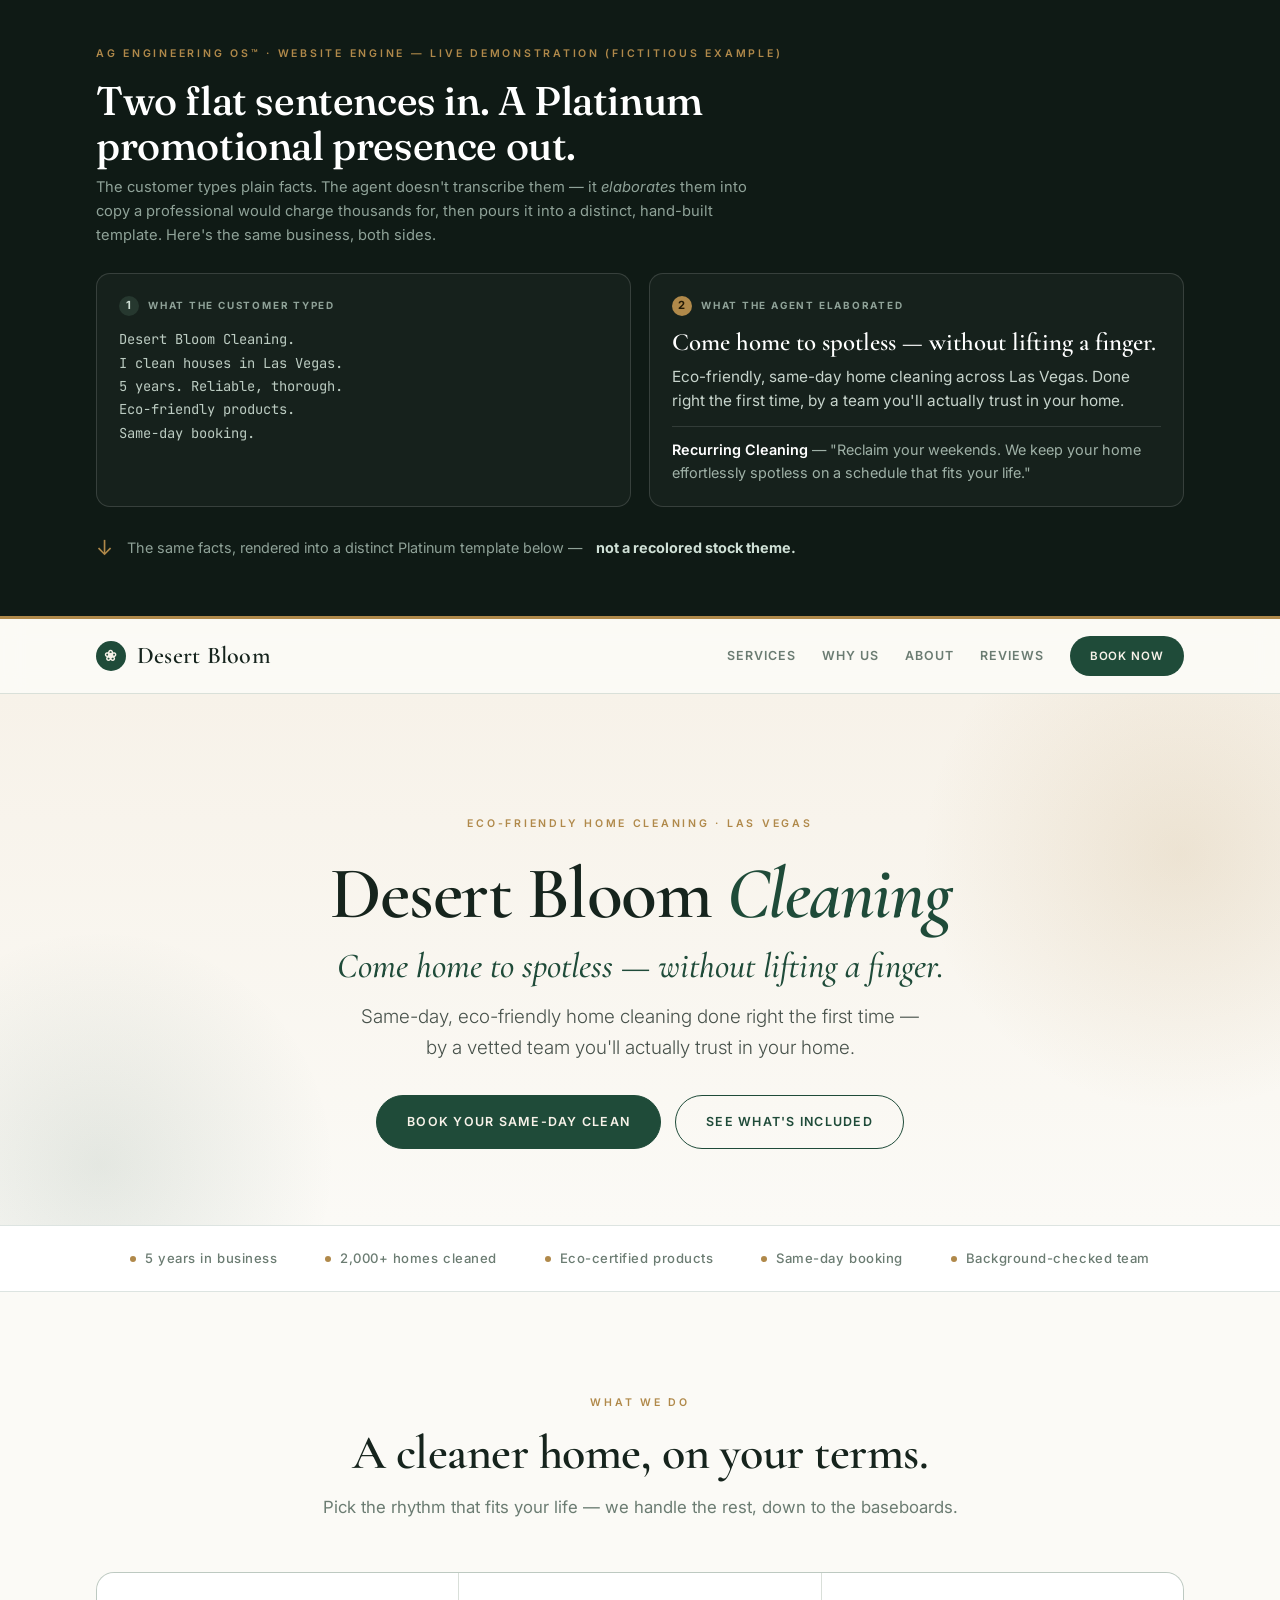
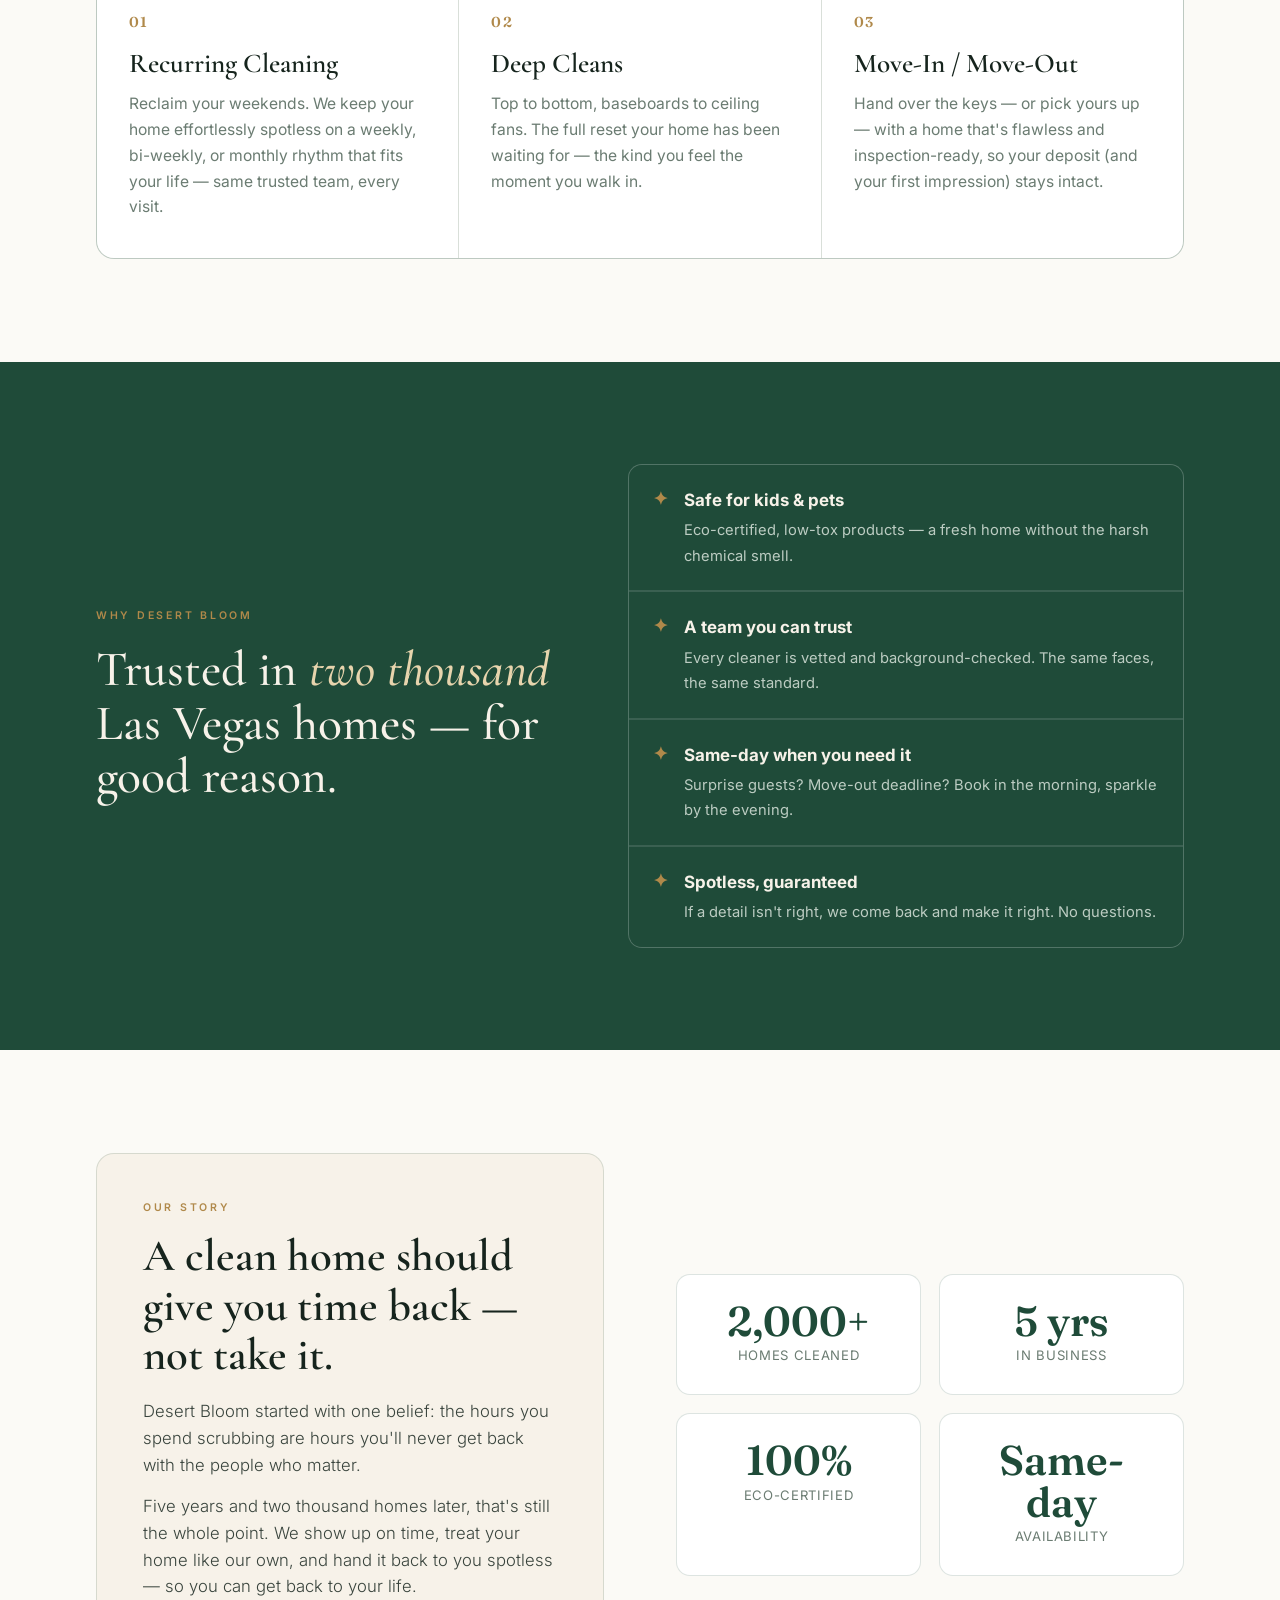
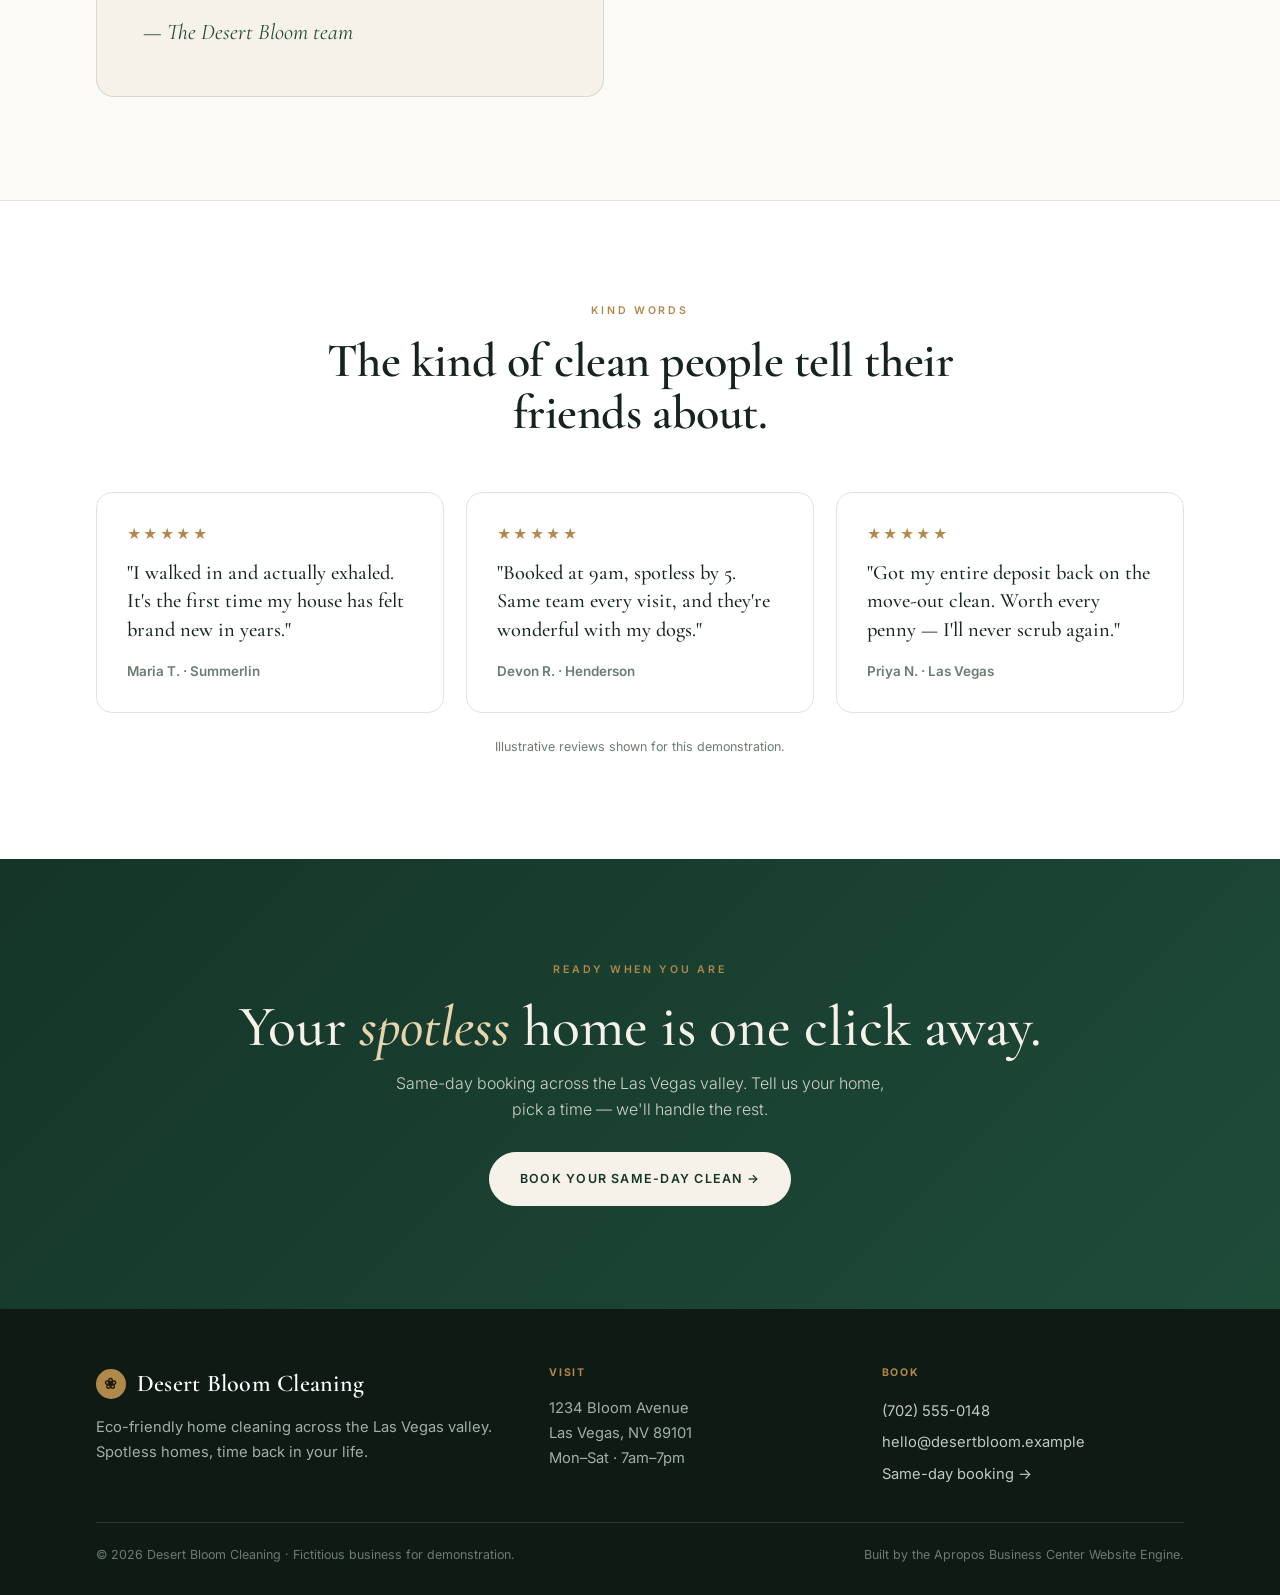
<file: website-demo.html>
<!DOCTYPE html>
<html lang="en">
<head>
<meta charset="utf-8">
<meta name="viewport" content="width=device-width, initial-scale=1">
<title>Website Engine — Live Demonstration | Apropos Business Center</title>
<meta name="description" content="Demonstration: thin customer input elaborated into Platinum promotional copy, rendered in a distinct hand-built template. Fictitious example.">
<link rel="preconnect" href="https://fonts.googleapis.com">
<link rel="preconnect" href="https://fonts.gstatic.com" crossorigin>
<link href="https://fonts.googleapis.com/css2?family=Cormorant+Garamond:ital,wght@0,400;0,500;0,600;1,400;1,500&family=Fraunces:opsz,wght@9..144,400;9..144,500;9..144,600;9..144,700&family=Inter:wght@300;400;500;600;700&family=JetBrains+Mono:wght@400;500&display=swap" rel="stylesheet">
<style>
  :root{
    --ink:#16241d; --forest:#1f4b39; --forest2:#143528; --sand:#f7f2e9; --paper:#fbfaf6;
    --line:rgba(31,75,57,.15); --line2:rgba(31,75,57,.28); --gold:#b0894a; --goldsoft:#efe3cb;
    --white:#fff; --muted:#6b7c72; --disp:'Cormorant Garamond',Georgia,serif; --disp2:'Fraunces',Georgia,serif; --body:'Inter',system-ui,sans-serif; --mono:'JetBrains Mono',monospace;
  }
  *{box-sizing:border-box;margin:0;padding:0} html{scroll-behavior:smooth}
  body{font-family:var(--body);background:var(--paper);color:var(--ink);line-height:1.6;-webkit-font-smoothing:antialiased}
  .wrap{max-width:1140px;margin:0 auto;padding:0 26px}
  a{color:inherit;text-decoration:none}
  .eyebrow{font-size:.66rem;letter-spacing:.26em;text-transform:uppercase;font-weight:600;font-family:var(--body)}

  /* ---------- PART A: behind-the-scenes demo band ---------- */
  .demo{background:#0f1a15;color:#dfe7e1;padding:46px 0 52px;border-bottom:3px solid var(--gold)}
  .demo .eyebrow{color:var(--gold);margin-bottom:16px;display:block}
  .demo h1{font-family:var(--disp2);font-weight:500;font-size:clamp(1.6rem,3.3vw,2.5rem);line-height:1.12;color:#fff;letter-spacing:-.01em;max-width:760px;margin-bottom:8px}
  .demo .note{color:#8fa298;font-size:.92rem;max-width:680px;margin-bottom:26px}
  .demo-grid{display:grid;grid-template-columns:1fr 1fr;gap:18px}
  .dcard{border:1px solid rgba(255,255,255,.14);border-radius:14px;padding:22px;background:rgba(255,255,255,.03)}
  .dcard .tag{font-size:.62rem;letter-spacing:.18em;text-transform:uppercase;font-weight:700;color:#8fa298;margin-bottom:12px;display:flex;align-items:center;gap:9px}
  .dcard .tag b{width:20px;height:20px;border-radius:50%;display:grid;place-items:center;font-size:.7rem;background:#26382f;color:#cfe0d6}
  .dcard.out .tag b{background:var(--gold);color:#231a06}
  .raw{font-family:var(--mono);font-size:.86rem;color:#bcccc2;line-height:1.7;white-space:pre-wrap}
  .out h3{font-family:var(--disp);font-size:1.55rem;color:#fff;line-height:1.15;margin-bottom:8px;font-weight:600}
  .out p{color:#c7d4cc;font-size:.96rem;margin-bottom:12px}
  .out .svc{border-top:1px solid rgba(255,255,255,.12);padding-top:11px;font-size:.9rem;color:#9fb1a7}
  .out .svc b{color:#fff;font-weight:600}
  .demo-foot{margin-top:24px;display:flex;align-items:center;gap:14px;color:#8fa298;font-size:.9rem}
  .demo-foot .arrow{font-size:1.3rem;color:var(--gold)}

  /* ---------- PART B: the Platinum site ---------- */
  .site{background:var(--paper)}
  .snav{position:sticky;top:0;z-index:40;background:rgba(251,250,246,.9);backdrop-filter:blur(12px);border-bottom:1px solid var(--line)}
  .snav .wrap{min-height:74px;display:flex;align-items:center;justify-content:space-between;gap:18px}
  .brand{font-family:var(--disp);font-size:1.5rem;font-weight:600;letter-spacing:.01em;display:flex;align-items:center;gap:11px}
  .brand .leaf{width:30px;height:30px;border-radius:50%;background:var(--forest);color:var(--sand);display:grid;place-items:center;font-size:.95rem}
  .snav nav{display:flex;align-items:center;gap:26px}
  .snav nav a{font-size:.78rem;letter-spacing:.08em;text-transform:uppercase;font-weight:600;color:var(--muted)}
  .snav nav a:hover{color:var(--forest)}
  .book{background:var(--forest);color:var(--sand)!important;padding:11px 20px;border-radius:999px;font-size:.72rem!important;letter-spacing:.12em;text-transform:uppercase;font-weight:700}
  .book:hover{background:var(--forest2)}

  .hero{position:relative;overflow:hidden;background:linear-gradient(180deg,var(--sand),var(--paper))}
  .hero:before{content:"";position:absolute;right:-180px;top:-120px;width:560px;height:560px;border-radius:50%;background:radial-gradient(circle,rgba(176,137,74,.16),transparent 65%)}
  .hero:after{content:"";position:absolute;left:-160px;bottom:-200px;width:520px;height:520px;border-radius:50%;background:radial-gradient(circle,rgba(31,75,57,.10),transparent 64%)}
  .hero .wrap{position:relative;padding:clamp(60px,9vw,118px) 26px clamp(48px,6vw,80px);text-align:center;max-width:920px}
  .hero .kicker{color:var(--gold);margin-bottom:24px;display:inline-block}
  .hero h1{font-family:var(--disp);font-weight:600;font-size:clamp(2.5rem,6vw,4.6rem);line-height:1.0;letter-spacing:-.02em;margin-bottom:14px}
  .hero h1 em{font-style:italic;color:var(--forest)}
  .hero .hero-sub{font-family:var(--disp);font-style:italic;font-weight:500;font-size:clamp(1.42rem,3vw,2.2rem);color:var(--forest);line-height:1.18;max-width:640px;margin:0 auto 16px}
  .hero .lede{font-size:clamp(1rem,1.6vw,1.18rem);color:var(--ink);opacity:.78;max-width:560px;margin:0 auto 32px;font-weight:300}
  .hero .ctas{display:flex;gap:14px;justify-content:center;flex-wrap:wrap}
  .btn{display:inline-flex;align-items:center;justify-content:center;font-weight:600;font-size:.78rem;letter-spacing:.1em;text-transform:uppercase;padding:16px 30px;border-radius:999px;border:1.5px solid var(--forest);transition:.18s;cursor:pointer}
  .btn.solid{background:var(--forest);color:var(--sand)}
  .btn.solid:hover{background:var(--forest2);transform:translateY(-2px)}
  .btn.ghost{background:transparent;color:var(--forest)}
  .btn.ghost:hover{background:var(--forest);color:var(--sand)}

  .trust{border-top:1px solid var(--line);border-bottom:1px solid var(--line);background:var(--white)}
  .trust .wrap{display:flex;flex-wrap:wrap;justify-content:center;gap:14px 48px;padding:22px 26px}
  .trust span{font-size:.82rem;letter-spacing:.04em;color:var(--muted);font-weight:500;display:flex;align-items:center;gap:9px}
  .trust span:before{content:"";width:6px;height:6px;border-radius:50%;background:var(--gold)}

  .sec{padding:clamp(64px,8vw,108px) 0}
  .sec .head{max-width:680px;margin:0 auto 52px;text-align:center}
  .sec .head .eyebrow{color:var(--gold);margin-bottom:16px;display:block}
  .sec .head h2{font-family:var(--disp);font-weight:600;font-size:clamp(2rem,4vw,3rem);line-height:1.08;letter-spacing:-.01em;margin-bottom:14px}
  .sec .head p{color:var(--muted);font-size:1.05rem}

  .svcs{display:grid;grid-template-columns:repeat(3,1fr);gap:1px;background:var(--line);border:1px solid var(--line);border-radius:18px;overflow:hidden}
  .svc-card{background:var(--white);padding:38px 32px;transition:.2s}
  .svc-card:hover{background:var(--sand)}
  .svc-card .num{font-family:var(--disp2);font-size:.9rem;color:var(--gold);font-weight:600;letter-spacing:.1em}
  .svc-card h3{font-family:var(--disp);font-size:1.7rem;font-weight:600;margin:14px 0 12px;line-height:1.12}
  .svc-card p{color:var(--muted);font-size:.98rem;line-height:1.65}

  .why{background:var(--forest);color:var(--sand)}
  .why .wrap{display:grid;grid-template-columns:.9fr 1.1fr;gap:clamp(34px,6vw,80px);align-items:center;padding:clamp(64px,8vw,104px) 26px}
  .why .eyebrow{color:var(--gold);margin-bottom:18px;display:block}
  .why h2{font-family:var(--disp);font-weight:500;font-size:clamp(2rem,4vw,3.1rem);line-height:1.08}
  .why h2 em{font-style:italic;color:#e7d4ad}
  .why-list{display:grid;gap:2px;background:rgba(255,255,255,.12);border:1px solid rgba(255,255,255,.12);border-radius:14px;overflow:hidden}
  .why-item{background:var(--forest);padding:22px 24px;display:flex;gap:16px;align-items:flex-start}
  .why-item .mk{font-family:var(--disp2);color:var(--gold);font-size:1.1rem;font-weight:700;flex:0 0 auto;line-height:1.4}
  .why-item b{display:block;font-size:1.06rem;margin-bottom:3px}
  .why-item span{color:#bcccc2;font-size:.92rem}

  .about .wrap{display:grid;grid-template-columns:1fr 1fr;gap:clamp(34px,6vw,72px);align-items:center}
  .about .panel{background:var(--sand);border:1px solid var(--line);border-radius:18px;padding:clamp(30px,4vw,46px)}
  .about .eyebrow{color:var(--gold);margin-bottom:16px;display:block}
  .about h2{font-family:var(--disp);font-weight:600;font-size:clamp(2rem,3.6vw,2.8rem);line-height:1.1;margin-bottom:18px}
  .about p{color:var(--ink);opacity:.84;font-size:1.05rem;margin-bottom:14px;font-weight:300}
  .about .sig{font-family:var(--disp);font-style:italic;font-size:1.4rem;color:var(--forest);margin-top:8px}
  .about .stat-row{display:grid;grid-template-columns:1fr 1fr;gap:18px}
  .stat{border:1px solid var(--line);border-radius:14px;padding:26px;text-align:center;background:var(--white)}
  .stat b{display:block;font-family:var(--disp2);font-size:2.6rem;font-weight:600;color:var(--forest);line-height:1}
  .stat span{font-size:.82rem;letter-spacing:.05em;color:var(--muted);text-transform:uppercase}

  .praise{background:var(--white);border-top:1px solid var(--line)}
  .praise-grid{display:grid;grid-template-columns:repeat(3,1fr);gap:22px}
  .quote{border:1px solid var(--line);border-radius:16px;padding:30px}
  .quote .stars{color:var(--gold);letter-spacing:.18em;font-size:.86rem;margin-bottom:14px}
  .quote p{font-family:var(--disp);font-size:1.28rem;line-height:1.4;font-weight:500;margin-bottom:16px}
  .quote .by{font-size:.84rem;color:var(--muted);font-weight:600}

  .endcta{background:linear-gradient(135deg,var(--forest2),var(--forest));color:var(--sand);text-align:center}
  .endcta .wrap{padding:clamp(64px,8vw,104px) 26px}
  .endcta .eyebrow{color:var(--gold);margin-bottom:18px;display:block}
  .endcta h2{font-family:var(--disp);font-weight:500;font-size:clamp(2.2rem,5vw,3.6rem);line-height:1.05;margin-bottom:14px}
  .endcta h2 em{font-style:italic;color:#e7d4ad}
  .endcta p{opacity:.82;max-width:520px;margin:0 auto 30px;font-weight:300}
  .endcta .btn.solid{background:var(--sand);color:var(--forest2);border-color:var(--sand)}
  .endcta .btn.solid:hover{background:#fff}

  .foot{background:#0f1a15;color:#9fb1a7;padding:56px 0 30px}
  .foot .grid{display:grid;grid-template-columns:1.4fr 1fr 1fr;gap:30px;padding-bottom:32px;border-bottom:1px solid rgba(255,255,255,.12)}
  .foot .brand{color:#fff;margin-bottom:12px}
  .foot .brand .leaf{background:var(--gold);color:#231a06}
  .foot p{font-size:.92rem;line-height:1.7}
  .foot h4{font-size:.66rem;letter-spacing:.16em;text-transform:uppercase;color:var(--gold);margin-bottom:14px;font-weight:700}
  .foot a{display:block;font-size:.92rem;color:#bcccc2;padding:4px 0}
  .foot a:hover{color:#fff}
  .foot .legal{padding-top:22px;font-size:.78rem;color:#6b7c72;display:flex;justify-content:space-between;flex-wrap:wrap;gap:10px}

  @media(max-width:900px){
    .demo-grid,.svcs,.why .wrap,.about .wrap,.praise-grid,.foot .grid{grid-template-columns:1fr}
    .snav nav{display:none}
  }
</style>
</head>
<body>

<!-- ============ PART A — BEHIND THE SCENES ============ -->
<section class="demo"><div class="wrap">
  <span class="eyebrow">AG ENGINEERING OS™ · Website Engine — Live Demonstration (fictitious example)</span>
  <h1>Two flat sentences in. A Platinum promotional presence out.</h1>
  <p class="note">The customer types plain facts. The agent doesn't transcribe them — it <em>elaborates</em> them into copy a professional would charge thousands for, then pours it into a distinct, hand-built template. Here's the same business, both sides.</p>
  <div class="demo-grid">
    <div class="dcard">
      <div class="tag"><b>1</b> What the customer typed</div>
      <div class="raw">Desert Bloom Cleaning.
I clean houses in Las Vegas.
5 years. Reliable, thorough.
Eco-friendly products.
Same-day booking.</div>
    </div>
    <div class="dcard out">
      <div class="tag"><b>2</b> What the agent elaborated</div>
      <h3>Come home to spotless — without lifting a finger.</h3>
      <p>Eco-friendly, same-day home cleaning across Las Vegas. Done right the first time, by a team you'll actually trust in your home.</p>
      <div class="svc"><b>Recurring Cleaning</b> — "Reclaim your weekends. We keep your home effortlessly spotless on a schedule that fits your life."</div>
    </div>
  </div>
  <div class="demo-foot"><span class="arrow">↓</span> The same facts, rendered into a distinct Platinum template below — <b style="color:#cfe0d6">not a recolored stock theme.</b></div>
</div></section>

<!-- ============ PART B — THE PLATINUM SITE ============ -->
<div class="site">

  <header class="snav"><div class="wrap">
    <a class="brand" href="#"><span class="leaf">❀</span> Desert Bloom</a>
    <nav>
      <a href="#services">Services</a>
      <a href="#why">Why Us</a>
      <a href="#about">About</a>
      <a href="#praise">Reviews</a>
      <a class="book" href="#book">Book Now</a>
    </nav>
  </div></header>

  <section class="hero"><div class="wrap">
    <span class="eyebrow kicker">Eco-friendly home cleaning · Las Vegas</span>
    <h1>Desert Bloom <em>Cleaning</em></h1>
    <p class="hero-sub">Come home to spotless — without lifting a finger.</p>
    <p class="lede">Same-day, eco-friendly home cleaning done right the first time — by a vetted team you'll actually trust in your home.</p>
    <div class="ctas">
      <a class="btn solid" href="#book">Book your same-day clean</a>
      <a class="btn ghost" href="#services">See what's included</a>
    </div>
  </div></section>

  <div class="trust"><div class="wrap">
    <span>5 years in business</span>
    <span>2,000+ homes cleaned</span>
    <span>Eco-certified products</span>
    <span>Same-day booking</span>
    <span>Background-checked team</span>
  </div></div>

  <section class="sec" id="services"><div class="wrap">
    <div class="head">
      <span class="eyebrow">What we do</span>
      <h2>A cleaner home, on your terms.</h2>
      <p>Pick the rhythm that fits your life — we handle the rest, down to the baseboards.</p>
    </div>
    <div class="svcs">
      <div class="svc-card">
        <div class="num">01</div>
        <h3>Recurring Cleaning</h3>
        <p>Reclaim your weekends. We keep your home effortlessly spotless on a weekly, bi-weekly, or monthly rhythm that fits your life — same trusted team, every visit.</p>
      </div>
      <div class="svc-card">
        <div class="num">02</div>
        <h3>Deep Cleans</h3>
        <p>Top to bottom, baseboards to ceiling fans. The full reset your home has been waiting for — the kind you feel the moment you walk in.</p>
      </div>
      <div class="svc-card">
        <div class="num">03</div>
        <h3>Move-In / Move-Out</h3>
        <p>Hand over the keys — or pick yours up — with a home that's flawless and inspection-ready, so your deposit (and your first impression) stays intact.</p>
      </div>
    </div>
  </div></section>

  <section class="why" id="why"><div class="wrap">
    <div>
      <span class="eyebrow">Why Desert Bloom</span>
      <h2>Trusted in <em>two thousand</em> Las Vegas homes — for good reason.</h2>
    </div>
    <div class="why-list">
      <div class="why-item"><span class="mk">✦</span><div><b>Safe for kids &amp; pets</b><span>Eco-certified, low-tox products — a fresh home without the harsh chemical smell.</span></div></div>
      <div class="why-item"><span class="mk">✦</span><div><b>A team you can trust</b><span>Every cleaner is vetted and background-checked. The same faces, the same standard.</span></div></div>
      <div class="why-item"><span class="mk">✦</span><div><b>Same-day when you need it</b><span>Surprise guests? Move-out deadline? Book in the morning, sparkle by the evening.</span></div></div>
      <div class="why-item"><span class="mk">✦</span><div><b>Spotless, guaranteed</b><span>If a detail isn't right, we come back and make it right. No questions.</span></div></div>
    </div>
  </div></section>

  <section class="sec about" id="about"><div class="wrap">
    <div class="panel">
      <span class="eyebrow">Our story</span>
      <h2>A clean home should give you time back — not take it.</h2>
      <p>Desert Bloom started with one belief: the hours you spend scrubbing are hours you'll never get back with the people who matter.</p>
      <p>Five years and two thousand homes later, that's still the whole point. We show up on time, treat your home like our own, and hand it back to you spotless — so you can get back to your life.</p>
      <div class="sig">— The Desert Bloom team</div>
    </div>
    <div class="stat-row">
      <div class="stat"><b>2,000+</b><span>Homes cleaned</span></div>
      <div class="stat"><b>5 yrs</b><span>In business</span></div>
      <div class="stat"><b>100%</b><span>Eco-certified</span></div>
      <div class="stat"><b>Same-day</b><span>Availability</span></div>
    </div>
  </div></section>

  <section class="sec praise" id="praise"><div class="wrap">
    <div class="head">
      <span class="eyebrow">Kind words</span>
      <h2>The kind of clean people tell their friends about.</h2>
    </div>
    <div class="praise-grid">
      <div class="quote"><div class="stars">★★★★★</div><p>"I walked in and actually exhaled. It's the first time my house has felt brand new in years."</p><div class="by">Maria T. · Summerlin</div></div>
      <div class="quote"><div class="stars">★★★★★</div><p>"Booked at 9am, spotless by 5. Same team every visit, and they're wonderful with my dogs."</p><div class="by">Devon R. · Henderson</div></div>
      <div class="quote"><div class="stars">★★★★★</div><p>"Got my entire deposit back on the move-out clean. Worth every penny — I'll never scrub again."</p><div class="by">Priya N. · Las Vegas</div></div>
    </div>
    <p style="text-align:center;color:var(--muted);font-size:.78rem;margin-top:24px">Illustrative reviews shown for this demonstration.</p>
  </div></section>

  <section class="endcta" id="book"><div class="wrap">
    <span class="eyebrow">Ready when you are</span>
    <h2>Your <em>spotless</em> home is one click away.</h2>
    <p>Same-day booking across the Las Vegas valley. Tell us your home, pick a time — we'll handle the rest.</p>
    <a class="btn solid" href="#">Book your same-day clean →</a>
  </div></section>

  <footer class="foot"><div class="wrap">
    <div class="grid">
      <div>
        <div class="brand" style="font-family:var(--disp);font-size:1.5rem"><span class="leaf">❀</span> Desert Bloom Cleaning</div>
        <p>Eco-friendly home cleaning across the Las Vegas valley. Spotless homes, time back in your life.</p>
      </div>
      <div>
        <h4>Visit</h4>
        <p>1234 Bloom Avenue<br>Las Vegas, NV 89101<br>Mon–Sat · 7am–7pm</p>
      </div>
      <div>
        <h4>Book</h4>
        <a href="#">(702) 555-0148</a>
        <a href="#">hello@desertbloom.example</a>
        <a href="#book">Same-day booking →</a>
      </div>
    </div>
    <div class="legal">
      <span>© 2026 Desert Bloom Cleaning · Fictitious business for demonstration.</span>
      <span>Built by the Apropos Business Center Website Engine.</span>
    </div>
  </div></footer>

</div>
</body>
</html>
</file>
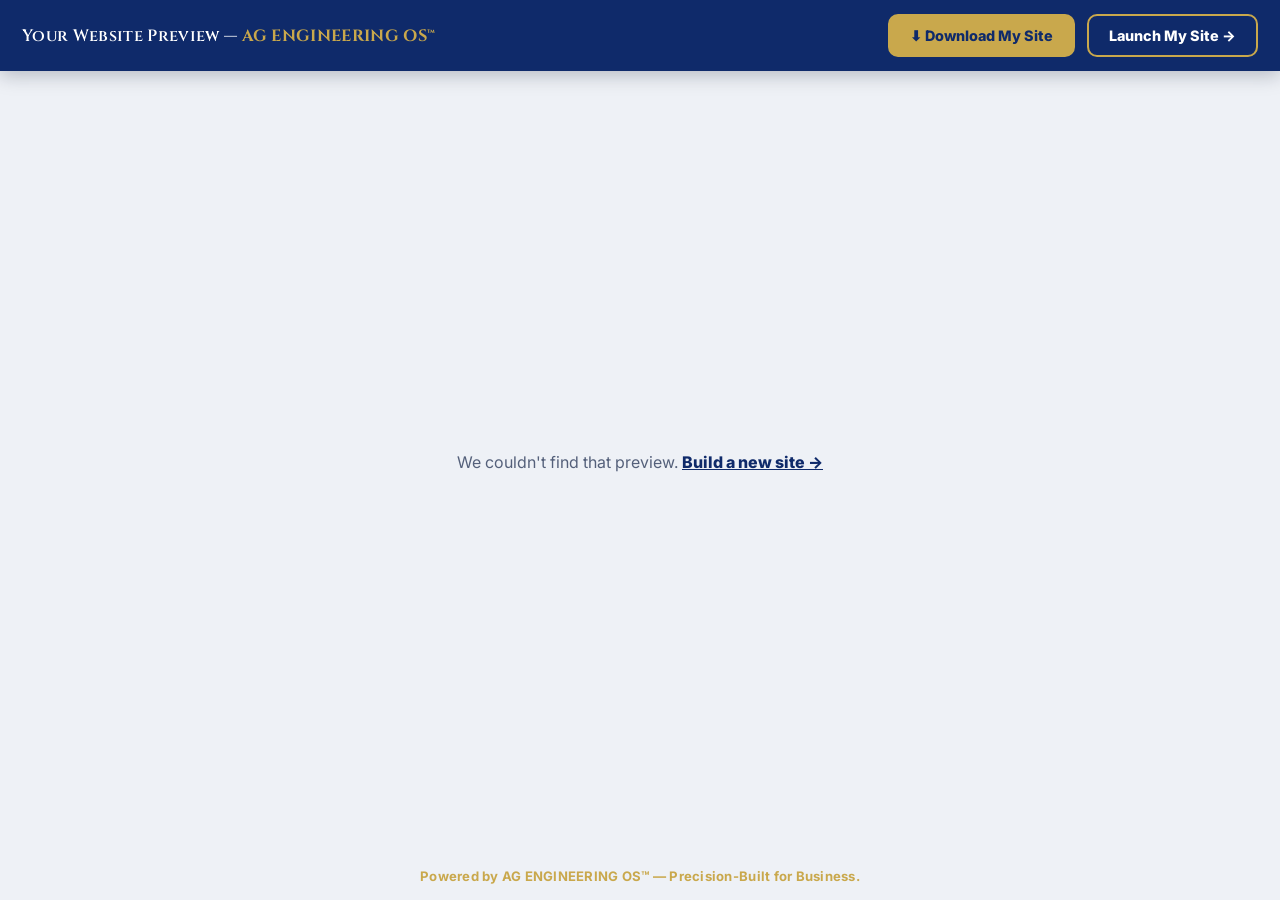
<file: website-preview.html>
<!DOCTYPE html>
<html lang="en">
<head>
<meta charset="utf-8">
<meta name="viewport" content="width=device-width, initial-scale=1">
<title>Your Website Preview — APROPOS BUSINESS CENTER™</title>
<meta name="robots" content="noindex">
<link rel="preconnect" href="https://fonts.googleapis.com">
<link rel="preconnect" href="https://fonts.gstatic.com" crossorigin>
<link href="https://fonts.googleapis.com/css2?family=Cinzel:wght@400;500;600;700&family=Fraunces:ital,opsz,wght@0,9..144,500;1,9..144,500&family=Inter:wght@300;400;500;600;700;800&display=swap" rel="stylesheet">
<style>
:root{--sapphire:#0F2A6A;--goldstd:#C9A84C;--ink:#1b2238}
*{box-sizing:border-box;margin:0;padding:0}
body{font-family:'Inter',system-ui,sans-serif;background:#eef1f6;color:var(--ink);display:flex;flex-direction:column;min-height:100vh}
.pv-bar{background:var(--sapphire);color:#fff;display:flex;align-items:center;justify-content:space-between;gap:16px;padding:14px 22px;flex-wrap:wrap;box-shadow:0 4px 18px rgba(10,18,40,.25)}
.pv-title{font-family:'Cinzel',serif;font-weight:600;letter-spacing:.02em;font-size:1.02rem}
.pv-title b{color:var(--goldstd);font-weight:700}
.pv-actions{display:flex;gap:12px;flex-wrap:wrap}
.pv-btn{display:inline-flex;align-items:center;gap:8px;font-weight:800;font-size:.9rem;padding:11px 20px;border-radius:10px;cursor:pointer;text-decoration:none;border:2px solid transparent;font-family:'Inter';transition:.2s}
.pv-gold{background:var(--goldstd);color:var(--sapphire);border-color:var(--goldstd)}
.pv-gold:hover{box-shadow:0 0 22px rgba(201,168,76,.7)}
.pv-ghost{background:transparent;color:#fff;border-color:var(--goldstd)}
.pv-ghost:hover{background:var(--goldstd);color:var(--sapphire)}
.pv-frame-wrap{flex:1;display:flex;flex-direction:column;padding:18px}
.pv-frame{flex:1;width:100%;min-height:70vh;border:1px solid #d8deea;border-radius:12px;background:#fff;box-shadow:0 18px 50px rgba(15,42,106,.12)}
.pv-foot{text-align:center;padding:16px;font-size:.82rem;color:var(--goldstd);font-weight:700;letter-spacing:.02em}
.pv-empty{margin:auto;text-align:center;color:#54607a;padding:60px 20px}
.pv-empty a{color:var(--sapphire);font-weight:800}
/* Modal */
.pv-modal{position:fixed;inset:0;background:rgba(10,18,40,.6);display:none;align-items:center;justify-content:center;padding:20px;z-index:50}
.pv-modal.show{display:flex}
.pv-modal-card{background:#fff;border-top:4px solid var(--goldstd);border-radius:16px;max-width:460px;padding:30px;text-align:center;box-shadow:0 30px 70px rgba(10,18,40,.4)}
.pv-modal-card h3{font-family:'Cinzel',serif;color:var(--sapphire);font-size:1.4rem;margin-bottom:12px}
.pv-modal-card p{color:#54607a;margin-bottom:22px;line-height:1.6}
.pv-modal-close{margin-top:14px;display:inline-block;color:#8893a8;font-size:.85rem;cursor:pointer;text-decoration:underline}
</style>
</head>
<body>
<div class="pv-bar">
  <div class="pv-title">Your Website Preview — <b>AG ENGINEERING OS™</b></div>
  <div class="pv-actions">
    <button class="pv-btn pv-gold" id="downloadBtn">⬇ Download My Site</button>
    <button class="pv-btn pv-ghost" id="launchBtn">Launch My Site →</button>
  </div>
</div>

<div class="pv-frame-wrap">
  <iframe class="pv-frame" id="previewFrame" title="Website preview"></iframe>
</div>
<div class="pv-foot">Powered by AG ENGINEERING OS™ — Precision-Built for Business.</div>

<div class="pv-modal" id="launchModal">
  <div class="pv-modal-card">
    <h3>Ready to go live?</h3>
    <p>Our team will deploy your site to a professional domain and handle everything for you. This is an add-on service — click below to get started.</p>
    <a class="pv-btn pv-gold" href="/subscription.html">Request Launch Service →</a>
    <div class="pv-modal-close" id="modalClose">Maybe later</div>
  </div>
</div>

<script src="/app.js"></script>
<script>
(function(){
  var params=new URLSearchParams(location.search);
  var session=params.get('session')||'';
  var rec=Store.get('abc_web_'+session)||{};
  var previewUrl=rec.preview_url||'';
  var businessName=(rec.business_name||'my').replace(/[^a-zA-Z0-9 _-]/g,'').trim()||'my-business';
  var frame=document.getElementById('previewFrame');

  if(previewUrl){ frame.src=previewUrl; }
  else { document.querySelector('.pv-frame-wrap').innerHTML='<div class="pv-empty">We couldn\'t find that preview. <a href="/website-builder.html">Build a new site →</a></div>'; }

  // Download: fetch the generated HTML and save it locally.
  document.getElementById('downloadBtn').addEventListener('click',function(){
    if(!previewUrl){ return; }
    fetch(previewUrl).then(function(r){return r.text();}).then(function(html){
      var blob=new Blob([html],{type:'text/html'}); var url=URL.createObjectURL(blob);
      var a=document.createElement('a'); a.href=url; a.download=businessName.replace(/\s+/g,'-')+'-website.html'; document.body.appendChild(a); a.click(); a.remove(); URL.revokeObjectURL(url);
    }).catch(function(){ window.open(previewUrl,'_blank','noopener'); });
  });

  // Launch modal
  var modal=document.getElementById('launchModal');
  document.getElementById('launchBtn').addEventListener('click',function(){ modal.classList.add('show'); });
  document.getElementById('modalClose').addEventListener('click',function(){ modal.classList.remove('show'); });
  modal.addEventListener('click',function(e){ if(e.target===modal) modal.classList.remove('show'); });
})();
</script>
</body>
</html>
</file>
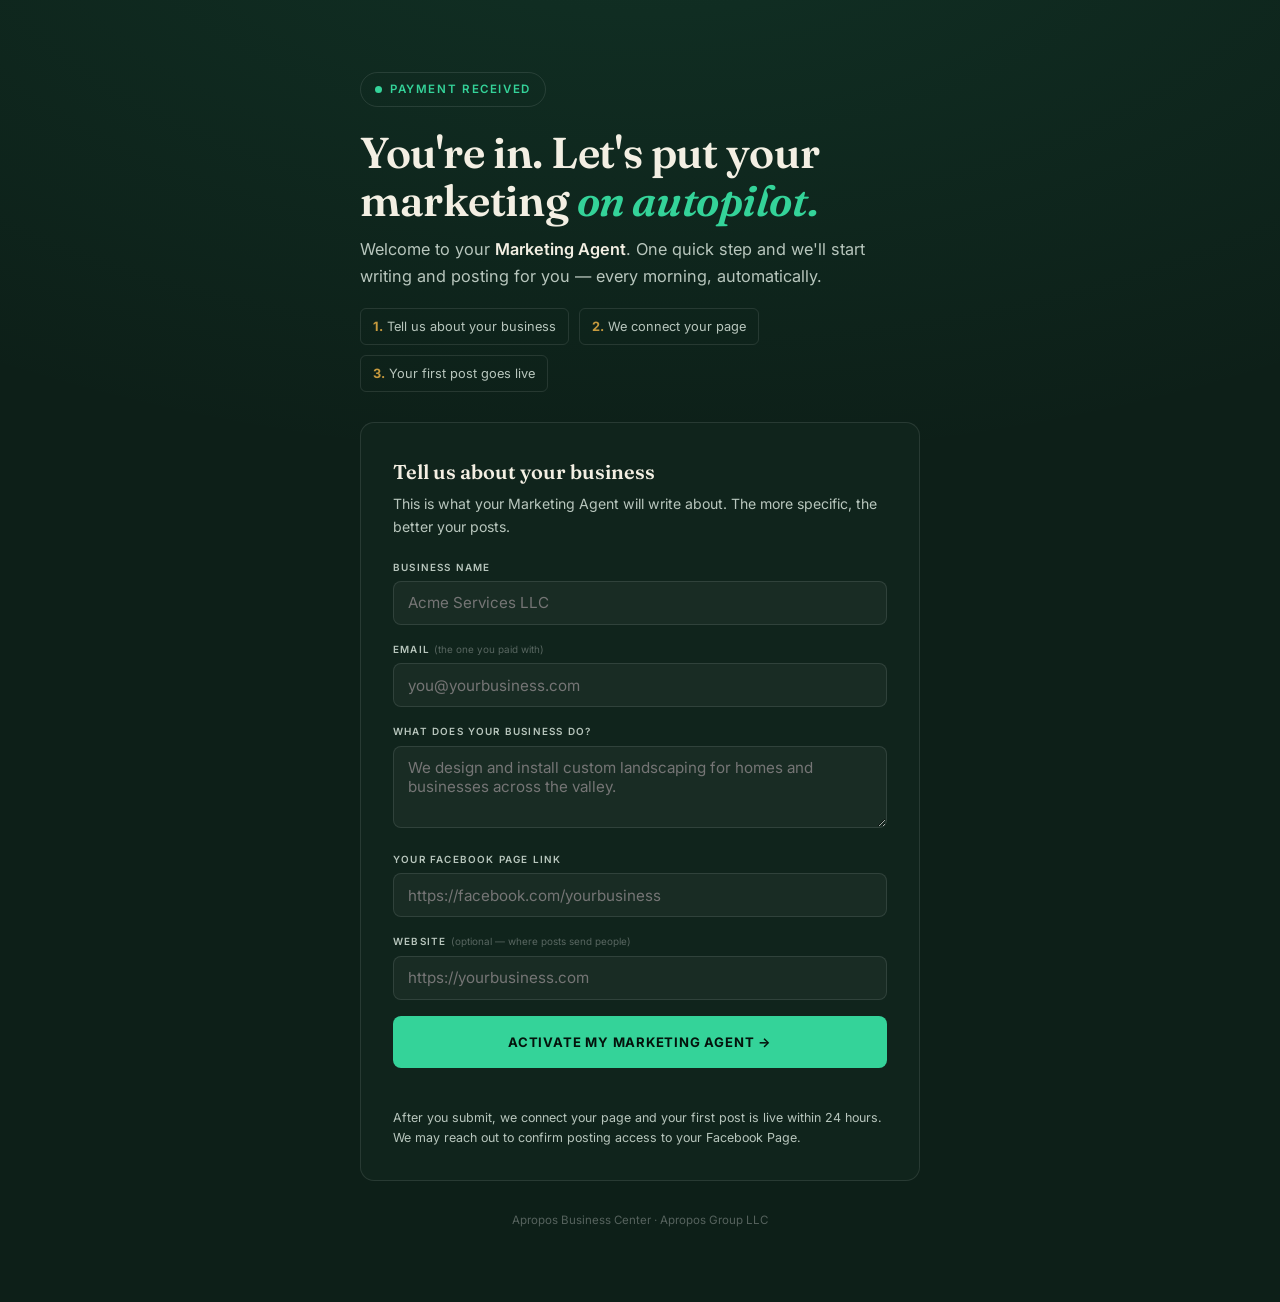
<file: welcome-marketing-agent.html>
<!DOCTYPE html>
<html lang="en">
<head>
<meta charset="UTF-8"/>
<meta name="viewport" content="width=device-width, initial-scale=1.0"/>
<title>Welcome — Let's set up your Marketing Agent | Apropos Business Center</title>
<meta name="robots" content="noindex"/>
<link rel="preconnect" href="https://fonts.googleapis.com">
<link rel="preconnect" href="https://fonts.gstatic.com" crossorigin>
<link href="https://fonts.googleapis.com/css2?family=Fraunces:opsz,wght@9..144,500;9..144,600;9..144,700&family=Inter:wght@300;400;500;600;700&display=swap" rel="stylesheet">
<style>
:root{--bg:#0d1f18;--panel:#10241c;--ink:#f3efe3;--ink-2:#b8c6bd;--green:#34d399;--gold:#c79a3e;--line:rgba(255,255,255,.1);--disp:'Fraunces',Georgia,serif;--body:'Inter',sans-serif}
*{box-sizing:border-box;margin:0;padding:0}
body{font-family:var(--body);background:radial-gradient(1200px 600px at 50% -10%,rgba(52,211,153,.10),transparent),var(--bg);color:var(--ink-2);line-height:1.65;min-height:100vh;padding:clamp(28px,6vw,72px) 20px}
.wrap{max-width:560px;margin:0 auto}
.badge{display:inline-flex;align-items:center;gap:8px;font-size:.72rem;font-weight:600;letter-spacing:.14em;text-transform:uppercase;color:var(--green);border:1px solid var(--line);border-radius:999px;padding:7px 14px;margin-bottom:22px}
.badge .dot{width:7px;height:7px;border-radius:50%;background:var(--green)}
h1{font-family:var(--disp);font-weight:600;font-size:clamp(1.9rem,5vw,2.7rem);color:var(--ink);line-height:1.1;letter-spacing:-.01em;margin-bottom:12px}
h1 em{font-style:italic;color:var(--green)}
.lead{font-size:1.02rem;margin-bottom:8px}
.lead strong{color:var(--ink);font-weight:600}
.steps{display:flex;gap:10px;flex-wrap:wrap;margin:18px 0 30px;font-size:.8rem;color:var(--ink-2)}
.steps span{border:1px solid var(--line);border-radius:6px;padding:7px 12px}
.steps b{color:var(--gold)}
.card{background:var(--panel);border:1px solid var(--line);border-radius:14px;padding:clamp(22px,4vw,32px)}
.card h2{font-family:var(--disp);font-weight:600;font-size:1.25rem;color:var(--ink);margin-bottom:4px}
.card p.sub{font-size:.88rem;margin-bottom:20px}
label{display:block;font-size:.62rem;font-weight:600;letter-spacing:.12em;text-transform:uppercase;color:var(--ink-2);margin:0 0 6px}
.opt{color:rgba(255,255,255,.3);text-transform:none;letter-spacing:0;font-weight:400}
input,textarea{width:100%;font-family:var(--body);font-size:.95rem;color:var(--ink);background:rgba(255,255,255,.04);border:1px solid var(--line);border-radius:8px;padding:.72rem .85rem;margin-bottom:16px;resize:vertical}
input:focus,textarea:focus{outline:none;border-color:var(--green)}
button{width:100%;min-height:52px;background:var(--green);color:#04130c;font-family:var(--body);font-weight:700;font-size:.82rem;letter-spacing:.06em;text-transform:uppercase;border:none;border-radius:8px;cursor:pointer;transition:filter .2s}
button:hover{filter:brightness(1.08)}button:disabled{opacity:.6;cursor:wait}
.err{color:#f87171;font-size:.84rem;min-height:18px;margin-top:8px;text-align:center}
.note{font-size:.78rem;color:var(--ink-2);margin-top:14px;line-height:1.6}
.done{display:none;text-align:center}
.done .big{font-size:2.4rem;margin-bottom:8px}
.done h2{font-family:var(--disp);color:var(--ink);font-size:1.5rem;margin-bottom:10px}
.foot{text-align:center;font-size:.72rem;color:rgba(255,255,255,.3);margin-top:30px}
</style>
</head>
<body>
<div class="wrap">
  <div class="badge"><span class="dot"></span> Payment received</div>
  <h1>You're in. Let's put your marketing <em>on autopilot.</em></h1>
  <p class="lead">Welcome to your <strong>Marketing Agent</strong>. One quick step and we'll start writing and posting for you — every morning, automatically.</p>
  <div class="steps"><span><b>1.</b> Tell us about your business</span><span><b>2.</b> We connect your page</span><span><b>3.</b> Your first post goes live</span></div>

  <div class="card" id="formCard">
    <h2>Tell us about your business</h2>
    <p class="sub">This is what your Marketing Agent will write about. The more specific, the better your posts.</p>

    <label for="bn">Business name</label>
    <input id="bn" type="text" placeholder="Acme Services LLC">

    <label for="em">Email <span class="opt">(the one you paid with)</span></label>
    <input id="em" type="email" placeholder="you@yourbusiness.com">

    <label for="ab">What does your business do?</label>
    <textarea id="ab" rows="3" placeholder="We design and install custom landscaping for homes and businesses across the valley."></textarea>

    <label for="fb">Your Facebook Page link</label>
    <input id="fb" type="text" placeholder="https://facebook.com/yourbusiness">

    <label for="ws">Website <span class="opt">(optional — where posts send people)</span></label>
    <input id="ws" type="text" placeholder="https://yourbusiness.com">

    <button id="go">Activate my Marketing Agent →</button>
    <div class="err" id="err"></div>
    <p class="note">After you submit, we connect your page and your first post is live within 24 hours. We may reach out to confirm posting access to your Facebook Page.</p>
  </div>

  <div class="card done" id="doneCard">
    <div class="big">🐎</div>
    <h2>Your Marketing Agent is saddling up.</h2>
    <p>We've got your details. We'll connect your page and your <strong style="color:var(--ink)">first post goes live within 24 hours</strong>. Watch your inbox — we'll confirm the moment it's running.</p>
    <p class="foot">Questions? jmitchell@aproposgroupllc.com</p>
  </div>

  <div class="foot">Apropos Business Center · Apropos Group LLC</div>
</div>

<script>
'use strict';
var EP='/.netlify/functions/submit-marketing-onboarding';
var $=function(id){return document.getElementById(id);};
// prefill email from ?email= if present
try{var p=new URLSearchParams(location.search);var e=p.get('email');if(e)$('em').value=e;}catch(_){}
$('go').addEventListener('click', async function(){
  var err=$('err');err.textContent='';
  var bn=$('bn').value.trim(), em=$('em').value.trim().toLowerCase(), ab=$('ab').value.trim(), fb=$('fb').value.trim(), ws=$('ws').value.trim();
  if(!bn){err.textContent='Please enter your business name.';return;}
  if(!/^[^\s@]+@[^\s@]+\.[^\s@]+$/.test(em)){err.textContent='Please enter the email you paid with.';return;}
  if(!ab){err.textContent='Tell us briefly what your business does.';return;}
  if(!fb){err.textContent='Please paste your Facebook Page link.';return;}
  var b=$('go');b.disabled=true;b.textContent='Setting up…';
  try{
    var r=await fetch(EP,{method:'POST',headers:{'Content-Type':'application/json'},body:JSON.stringify({business_name:bn,email:em,about:ab,fb_page:fb,website:ws,session_id:(new URLSearchParams(location.search)).get('session_id')||null})});
    var d=await r.json();
    if(!r.ok||!d.ok){throw new Error(d.error||'Something went wrong.');}
    $('formCard').style.display='none';$('doneCard').style.display='block';
    window.scrollTo({top:0,behavior:'smooth'});
  }catch(e){err.textContent=String(e.message||e);b.disabled=false;b.textContent='Activate my Marketing Agent →';}
});
</script>
</body>
</html>
</file>
<file: styles.css>
:root{--ink:#10241c;--ink2:#3c5249;--paper:#fbf9f3;--card:#fff;--line:#e3ddcf;--line2:#efe9dc;--green:#10623f;--green2:#0a4a2f;--soft:#e6f1ea;--gold:#c79a3e;--goldSoft:#f6ecd5;--danger:#fff8e8;--disp:'Fraunces',Georgia,serif;--body:'Inter',system-ui,sans-serif}
*{box-sizing:border-box;margin:0;padding:0}html{scroll-behavior:smooth}body{font-family:var(--body);background:var(--paper);color:var(--ink);line-height:1.6;-webkit-font-smoothing:antialiased}.wrap{max-width:1120px;margin:0 auto;padding:0 22px}a{color:var(--green)}
.top{position:sticky;top:0;z-index:30;background:rgba(251,249,243,.94);backdrop-filter:blur(10px);border-bottom:1px solid var(--line)}.top .wrap{min-height:68px;display:flex;align-items:center;justify-content:space-between;gap:18px}.logo{font-family:'Cinzel',serif;font-size:1.02rem;font-weight:600;letter-spacing:.02em;display:flex;align-items:center;gap:10px;text-decoration:none;color:var(--ink)}.logo .mk{width:31px;height:31px;border-radius:9px;background:linear-gradient(135deg,var(--green),var(--green2));color:#fff;display:grid;place-items:center;font-size:.9rem}.nav{display:flex;align-items:center;gap:10px;flex-wrap:wrap}.nav a{font-size:.86rem;font-weight:800;text-decoration:none;color:var(--ink)}.nav .resume{border:1px solid var(--line);border-radius:999px;padding:8px 13px;background:#fff;color:var(--ink)}.nav .start{border-radius:999px;padding:9px 14px;background:var(--green);color:#fff}.btn{display:inline-flex;align-items:center;justify-content:center;gap:9px;font-family:var(--body);font-weight:800;font-size:1rem;border-radius:12px;padding:14px 24px;cursor:pointer;border:1.5px solid transparent;text-decoration:none;transition:.15s}.btn-primary{background:var(--green);color:#fff}.btn-primary:hover{background:var(--green2)}.btn-ghost{background:#fff;border-color:var(--line);color:var(--ink)}.btn-ghost:hover{border-color:var(--green);color:var(--green)}
.focus-top{display:flex;justify-content:center;padding:24px 0 4px}.focus-wrap{min-height:calc(100vh - 70px);display:flex;align-items:flex-start;justify-content:center;padding:24px 22px 60px}.focus-wrap .panel,.focus-wrap .assistant{width:100%}
.hero{position:relative;overflow:hidden;padding:clamp(48px,7vw,92px) 0 44px;background:radial-gradient(900px 420px at 74% -80px,var(--soft),transparent 70%)}.hero-grid{display:grid;grid-template-columns:1.15fr .9fr;gap:clamp(28px,5vw,62px);align-items:center}.eyebrow{display:inline-flex;align-items:center;gap:8px;font-size:.7rem;font-weight:900;letter-spacing:.15em;text-transform:uppercase;color:var(--green);background:#fff;border:1px solid var(--line);border-radius:999px;padding:7px 15px;margin-bottom:22px}.dot{width:7px;height:7px;border-radius:50%;background:var(--gold)}h1{font-family:var(--disp);font-weight:700;font-size:clamp(2.18rem,5vw,3.72rem);line-height:1.03;letter-spacing:-.028em;margin-bottom:18px}.hero em{font-style:italic;color:var(--green)}.lede{font-size:clamp(1.04rem,1.7vw,1.22rem);color:var(--ink2);max-width:670px;font-weight:300;margin-bottom:24px}.platform-line{font-weight:800;color:var(--green2);margin-bottom:12px}.cta-row{display:flex;gap:12px;flex-wrap:wrap}.hero-card{position:relative;background:#fff;border:1px solid var(--line);border-radius:20px;padding:30px;box-shadow:0 22px 60px -36px rgba(16,36,28,.55)}.hero-card:before{content:"";position:absolute;top:0;left:0;right:0;height:4px;background:linear-gradient(90deg,var(--green),var(--gold));border-radius:20px 20px 0 0}.hero-card h3{font-family:var(--disp);font-size:1.48rem;line-height:1.15;margin:9px 0 16px}.free{display:inline-flex;font-size:.6rem;font-weight:900;letter-spacing:.12em;text-transform:uppercase;color:var(--green);background:var(--soft);border:1px solid #cfe3d6;border-radius:999px;padding:5px 10px}.checklist{list-style:none;margin:14px 0 0}.checklist li{display:flex;gap:12px;padding:10px 0;border-top:1px solid var(--line2)}.checklist li:first-child{border-top:0}.chk{width:22px;height:22px;border-radius:50%;background:var(--green);color:#fff;display:grid;place-items:center;flex:0 0 22px;font-size:.72rem;font-weight:900}.checklist b{display:block;font-size:.94rem}.checklist span{display:block;color:var(--ink2);font-size:.82rem}.expect{padding:26px 0 4px}.expect-card{background:#fff;border:1px solid var(--line);border-radius:18px;padding:26px;box-shadow:0 18px 44px rgba(16,36,28,.05)}.expect-card h2{font-family:var(--disp);font-size:1.6rem;margin-bottom:6px}.expect-grid{display:grid;grid-template-columns:repeat(4,1fr);gap:10px;margin-top:18px}.expect-item{border:1px solid var(--line2);border-radius:13px;padding:13px;background:#fff;color:var(--ink2);font-size:.9rem;font-weight:700}.expect-item b{color:var(--green)}
.section{padding:42px 0 70px}.panel{background:var(--card);border:1px solid var(--line);border-radius:18px;box-shadow:0 22px 56px rgba(16,36,28,.07);padding:clamp(24px,4vw,36px);scroll-margin-top:84px}.panel h2{font-family:var(--disp);font-size:1.76rem;font-weight:700;margin-bottom:6px}.sub{color:var(--ink2);margin-bottom:26px}.grid{display:grid;grid-template-columns:1fr 1fr;gap:18px}.field{display:flex;flex-direction:column;gap:7px}.field.full{grid-column:1/-1}.form-section{grid-column:1/-1;margin-top:8px;padding-top:18px;border-top:1px solid var(--line2)}.form-section h3{font-family:var(--disp);font-size:1.2rem;margin-bottom:4px}.hint{color:var(--ink2);font-size:.9rem;margin-bottom:12px}label{font-size:.82rem;font-weight:800}label .h{font-weight:400;color:var(--ink2)}input,select,textarea{font-family:var(--body);font-size:1rem;padding:13px 14px;border:1.5px solid var(--line);border-radius:10px;background:#fff;color:var(--ink);width:100%}textarea{min-height:88px;resize:vertical}input:focus,select:focus,textarea:focus{outline:none;border-color:var(--green);box-shadow:0 0 0 3px var(--soft)}.checks{display:grid;grid-template-columns:repeat(2,minmax(0,1fr));gap:10px}.pill{display:flex;align-items:center;gap:10px;border:1px solid var(--line);background:#fff;border-radius:12px;padding:12px;cursor:pointer;font-weight:700;font-size:.92rem}.pill:hover{border-color:var(--green)}.pill input{width:auto;accent-color:var(--green)}.stage-options{display:grid;grid-template-columns:repeat(2,minmax(0,1fr));gap:10px}.radio-card{border:1px solid var(--line);background:#fff;border-radius:12px;padding:12px;display:flex;align-items:center;gap:10px;cursor:pointer;font-weight:700}.radio-card input{width:auto;accent-color:var(--green)}.form-foot{display:flex;gap:14px;align-items:center;flex-wrap:wrap;margin-top:24px}.priv{font-size:.82rem;color:var(--ink2)}.err{display:none;background:#fdecec;border:1px solid #f3c2c2;color:#8c2b2b;border-radius:12px;padding:14px 16px;margin-top:16px;font-size:.92rem}.loading{display:none;padding:34px 0}.loader-box{max-width:560px;margin:0 auto;background:#fff;border:1px solid var(--line);border-radius:18px;padding:28px;box-shadow:0 18px 44px rgba(16,36,28,.06)}.spinner{width:38px;height:38px;border:4px solid var(--line);border-top-color:var(--green);border-radius:50%;animation:spin .8s linear infinite;margin:0 0 18px}@keyframes spin{to{transform:rotate(360deg)}}.build-list{list-style:none;margin-top:14px}.build-list li{padding:8px 0;border-top:1px solid var(--line2);font-weight:700;color:var(--ink2)}.build-list li:first-child{border-top:0}
#results,#docResults{display:none}#results,#docResults,#loading,#docLoading{scroll-margin-top:96px}.dash-head{background:linear-gradient(135deg,var(--green),var(--green2));color:#fff;border-radius:20px;padding:30px;margin-bottom:18px;display:flex;justify-content:space-between;gap:18px;align-items:center;flex-wrap:wrap}.dash-head h2{font-family:var(--disp);font-size:1.86rem;line-height:1.1}.dash-head p{opacity:.92}.badge{font-size:.66rem;letter-spacing:.12em;text-transform:uppercase;background:rgba(255,255,255,.16);border:1px solid rgba(255,255,255,.3);padding:6px 12px;border-radius:999px;font-weight:900}.dash-grid{display:grid;grid-template-columns:1fr 1fr;gap:16px;margin-bottom:18px}.dash-card{background:#fff;border:1px solid var(--line);border-radius:16px;padding:22px}.dash-card h3{font-family:var(--disp);font-size:1.24rem;margin-bottom:10px}.score-card{display:grid;grid-template-columns:170px 1fr;gap:22px;align-items:center}.score-num{font-family:var(--disp);font-size:3.15rem;line-height:1;color:var(--green2);font-weight:800}.score-num small{font-size:1.1rem;color:var(--ink2)}.bar{height:10px;background:var(--line2);border-radius:999px;overflow:hidden;margin:8px 0 4px}.bar span{display:block;height:100%;background:linear-gradient(90deg,var(--green),var(--gold));border-radius:999px}.score-row{margin:8px 0}.score-row b{font-size:.86rem}.score-row small{float:right;color:var(--ink2);font-weight:800}.trial-bar{height:12px;background:rgba(255,255,255,.25);border-radius:999px;overflow:hidden;margin-top:10px}.trial-bar span{display:block;width:7%;height:100%;background:#fff;border-radius:999px}.tag-list{display:flex;gap:8px;flex-wrap:wrap}.tag{display:inline-flex;align-items:center;gap:6px;background:var(--soft);color:var(--green2);border:1px solid #cfe3d6;border-radius:999px;padding:7px 11px;font-weight:800;font-size:.84rem}.warn{background:#fff8e8;color:#6f4d05;border-color:#ead3a0}.service-grid{display:grid;grid-template-columns:repeat(3,minmax(0,1fr));gap:14px}.service-card{display:flex;flex-direction:column;background:#fff;border:1px solid var(--line);border-radius:16px;padding:20px;text-decoration:none;color:var(--ink);min-height:176px;transition:.15s}.service-card:hover{border-color:var(--green);transform:translateY(-2px);box-shadow:0 10px 26px rgba(16,36,28,.08)}.service-card .ic{font-size:1.7rem;margin-bottom:10px}.service-card h4{font-size:1rem;margin-bottom:6px}.service-card p{font-size:.88rem;color:var(--ink2);margin-bottom:14px}.service-card span{margin-top:auto;font-weight:900;color:var(--green)}.weeks{display:grid;grid-template-columns:repeat(4,1fr);gap:12px}.week{background:#fff;border:1px solid var(--line);border-radius:14px;padding:16px}.week b{display:block;color:var(--gold);font-family:var(--disp);margin-bottom:2px}.week h4{font-size:.98rem;margin-bottom:8px}.week ul{margin-left:18px;color:var(--ink2);font-size:.86rem}.journey{display:grid;grid-template-columns:repeat(4,1fr);gap:10px}.journey-item{border:1px solid var(--line);border-radius:13px;padding:13px;background:#fff;font-size:.88rem;font-weight:800}.journey-item.complete{border-color:#cfe3d6;background:var(--soft);color:var(--green2)}.journey-item.pending{background:#fff8e8;color:#6f4d05}.journey-item.future{color:var(--ink2);opacity:.75}.plan{background:#fff;border:1px solid var(--line);border-radius:16px;padding:32px;margin-top:18px}.plan h2{font-family:var(--disp);font-size:1.34rem;color:var(--green2);margin:26px 0 8px;padding-top:18px;border-top:1px solid var(--line2)}.plan h2:first-child{margin-top:0;padding-top:0;border-top:0}.plan p{margin:8px 0}.plan ul{margin:8px 0 8px 22px}.plan li{margin:5px 0}.disc{font-size:.8rem;color:var(--ink2);background:#fff;border:1px solid var(--line);border-radius:12px;padding:14px 16px;margin-top:18px}.again{display:flex;gap:12px;justify-content:center;flex-wrap:wrap;margin-top:22px}.how{display:grid;grid-template-columns:repeat(3,1fr);gap:18px}.how .s{background:#fff;border:1px solid var(--line);border-radius:14px;padding:22px}.how .n{font-family:var(--disp);font-weight:800;color:var(--gold);margin-bottom:8px}.assistant{background:#fff;border:1px solid var(--line);border-radius:18px;box-shadow:0 22px 56px rgba(16,36,28,.07);padding:30px;scroll-margin-top:84px}.assistant .hd{display:flex;align-items:center;gap:13px}.assistant .av{width:44px;height:44px;border-radius:50%;background:linear-gradient(135deg,var(--green),var(--green2));color:#fff;display:grid;place-items:center;font-family:var(--disp);font-weight:900}.assistant h2{font-family:var(--disp);font-size:1.5rem}.status{font-size:.78rem;color:var(--green);font-weight:700}.suggest{display:flex;gap:8px;flex-wrap:wrap;margin:16px 0 10px}.suggest button{font-size:.82rem;background:var(--soft);border:1px solid var(--line);color:var(--green2);border-radius:999px;padding:7px 13px;cursor:pointer;font-family:var(--body);font-weight:800}.chat{border:1px solid var(--line);border-radius:14px;background:var(--paper);height:350px;overflow-y:auto;padding:18px;display:flex;flex-direction:column;gap:12px;margin:12px 0 16px}.msg{max-width:86%;padding:11px 15px;border-radius:14px;font-size:.95rem;line-height:1.55;word-wrap:break-word}.msg.user{align-self:flex-end;background:var(--green);color:#fff;border-bottom-right-radius:4px}.msg.bot{align-self:flex-start;background:#fff;border:1px solid var(--line);border-bottom-left-radius:4px}.msg.bot strong{color:var(--green2)}.chatform{display:flex;gap:10px}.chatform input{flex:1}.footer-brand{border-top:1px solid var(--line);padding:36px 0;text-align:center;color:var(--ink2);font-size:.86rem}.footer-platform{font-family:var(--disp);font-size:1.12rem;color:var(--ink);font-weight:800;margin:12px 0 6px}.footer-tag{font-style:italic;color:var(--green2)}
.price-band{background:linear-gradient(135deg,var(--green),var(--green2));color:#fff;border-radius:22px;padding:clamp(28px,5vw,46px);text-align:center;box-shadow:0 22px 56px rgba(16,36,28,.12)}.price-band h2{font-family:var(--disp);font-size:clamp(1.7rem,3.4vw,2.5rem);line-height:1.1;margin-bottom:8px}.price-band .em{font-style:italic}.price-band p{opacity:.94;max-width:560px;margin:0 auto 22px}.price-band .btn-ghost{background:#fff;color:var(--green2);border-color:#fff}
@media(max-width:900px){.hero-grid,.grid,.dash-grid,.score-card,.service-grid,.how,.weeks,.journey,.expect-grid{grid-template-columns:1fr}.checks,.stage-options{grid-template-columns:1fr}.top .wrap{align-items:flex-start;flex-direction:column;padding-top:12px;padding-bottom:12px}.chatform{flex-direction:column}}
@media print{.top,.focus-top,.hero,.expect,#formPanel,.assistant,.again,footer,.nav{display:none!important}.plan,.dash-card{border:none}.dash-head{background:none;color:#000;border:1px solid #ccc}}
</file>
